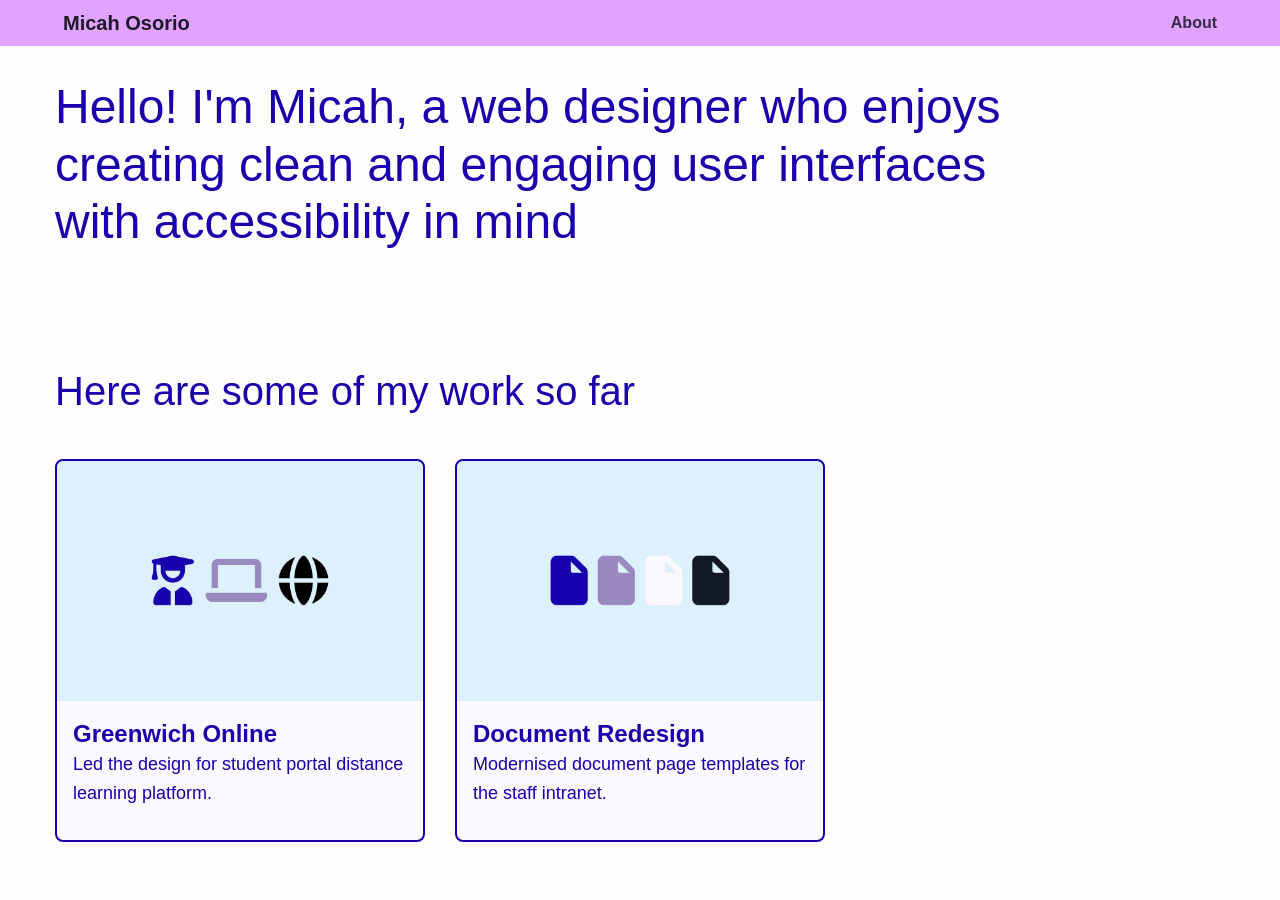
<file: index.html>
<!DOCTYPE html>
<html lang="en">
  <head>
    <meta charset="UTF-8" />
    <meta http-equiv="x-ua-compatible" content="ie=edge" />
    <meta name="viewport" content="width=device-width, initial-scale=1.0" />
    <title>Micah Osorio Portfolio</title>

    <link rel="stylesheet" href="./style.css" />
    
    <!-- Font Awesome icons -->
    <link rel="stylesheet" href="https://cdnjs.cloudflare.com/ajax/libs/font-awesome/6.5.1/css/all.min.css" />

    <!-- Google Fonts -->
    <link rel="preconnect" href="https://fonts.googleapis.com" />
    <link rel="preconnect" href="https://fonts.gstatic.com" crossorigin />
    <link href="https://fonts.googleapis.com/css2?family=Public+Sans:ital,wght@0,300;1,300&display=swap" rel="stylesheet" />
  </head>

<body>
  <!-- Top bar navigation -->
  <header class="main-navigation">
    <div class="grid-container main-navigation">
      <div class="top-bar">
        <div class="top-bar-left">
          <a class="me cell" href="index.html">Micah Osorio</a>
        </div>
        <div class="top-bar-right">
          <ul class="main-menu inline-list">
            <li><a href="about.html">About</a></li>
          </ul>
        </div>
      </div>
    </div>
  </header>

  <article class="grid-container">
    <!-- Intro -->
    <section class="grid-x grid-margin-x page-section">
      <div class="large-10 cell">
        <h1 class="intro">Hello! I'm Micah, a web designer who enjoys creating clean and engaging user interfaces with accessibility in mind</h1>
      </div>
      <div class="profile-image">
        <img href="#">
      </div>
    </section>

    <!-- Projects -->
    <section class="grid-x grid-margin-x project-listing">
      <h2 class="cell home-sub-heading">Here are some of my work so far</h2>

      <div class="large-4 cell">
        <a href="greenwich-online.html" class="media-object project-card">
          <div class="content">
            <img src="card-cover-gro.png" alt="Greenwich Online project cover">
            <div class="card-info">
              <h3>Greenwich Online</h3>
              <p>Led the design for student portal distance learning platform.</p>
            </div>
          </div>
        </a>
      </div>

      <div class="large-4 cell">
        <a href="document-redesign.html" class="media-object project-card">
          <div class="content">
            <img src="card-cover-docs.png" alt="Document Redesign project cover">
            <div class="card-info">
              <h3>Document Redesign</h3>
              <p>Modernised document page templates for the staff intranet.</p>
            </div>
          </div>
        </a>
      </div>
      
<!--
      <div class="large-4 cell">
        <a href="pattern-library.html" class="media-object project-card">
          <div class="content">
            <img src="card-cover-pattern.png" alt="Digital Pattern Library project cover">
            <div class="card-info">
              <h3>Digital Pattern Library</h3>
              <p>Developed a centralised pattern library for internal teams.</p>
            </div>
          </div>
        </a>
      </div> -->
      
    </section>
  </article>
</body>
</html>
</file>
<file: style.css>
/* color palette
   Palette:
   --lilac:      #e0a3ff  (nav)
   --blue:       #1800ad  (headings, borders)
   --ink:        #1e1926  (dark text)
   --plum:       #362b48  (secondary text, hover)
   --blush:      #fef6ff  (light hover text)
   --card-bg:    #fcf8ff  (cards, placeholders)
  --radius:      0.5em;
*/

:root {
  --lilac: #e0a3ff;
  --blue: #1800ad;
  --ink: #1e1926;
  --plum: #362b48;
  --blush: #fef6ff;
  --card-bg: #fcf8ff;
  --radius: 0.5em;
}

/* layout */
.case-study .project-section {
  margin-top: 4em;
}

.case-study h3 {
  color: var(--plum);
  font-weight: 600;
  padding-top: 1em;
}

.case-study p,
.case-study li {
  color: var(--ink);
  line-height: 1.5em;
}

/* hero */
.project-hero {
  margin: 4em 0 0;
}

.project-hero h3 {
  font-weight: 300;
  font-size: 1.5em;
  line-height: 1.3em;
}

/* meta strip */
.project-meta {
  margin: 2em 0 0;
  padding: 1em 0;
  border-top: 2px solid var(--blue);
  border-bottom: 2px solid var(--blue);
}

.project-meta dt {
  color: var(--blue);
  font-weight: 600;
}

.project-meta dd {
  margin: 0 0 0.5em;
  color: var(--ink);
}

/* image placeholders */
.img-placeholder {
  display: flex;
  align-items: center;
  justify-content: center;
  min-height: 16em;
  margin: 1em 0;
  padding: 1em;
  background-color: var(--card-bg);
  border: 2px dashed var(--blue);
  border-radius: var(--radius);
  color: var(--plum);
  text-align: center;
}

.img-placeholder.img-hero {
  min-height: 26em;
}

img {
   background-color: #f5f5f5
}
/* screenshot placeholder */
.case-study .project-section img,
.case-study .project-hero img {
  display: block;
  width: 100%;
  height: auto;
  margin: 1em 0;
  border: 2px solid var(--blue);
  border-radius: var(--radius);
}

/* pull quote / how-might-we */
.case-study blockquote {
  margin: 0;
  padding: 1em;
  background-color: var(--card-bg);
  border-left: 4px solid var(--lilac);
  border-radius: 0 var(--radius) var(--radius) 0;
  color: var(--blue);
  font-style: italic;
  font-weight: 600;
}

/* results metrics */
#results h3 {
  color: var(--blue);
  font-size: 2.5em;
  font-weight: 700;
  margin-bottom: 0;
}

/* buttons */
.case-study .button,
.project-footer .button {
  background-color: var(--blue);
  color: var(--blush);
  border-radius: var(--radius);
  font-weight: 600;
}

.case-study .button:hover,
.project-footer .button:hover {
  background-color: var(--plum);
  color: var(--blush);
}

/* footer */
.project-footer {
  margin: 5em auto 3em;
  padding-top: 2em;
  border-top: 2px solid var(--blue);
}

.next-project {
  color: var(--blue);
  font-size: 1.25em;
  font-weight: 600;
}

.next-project:hover {
  color: var(--plum);
}

/* focus */
.case-study a:focus-visible,
.project-footer a:focus-visible {
  outline: 3px solid var(--lilac);
  outline-offset: 2px;
}

@media (max-width: 640px) {
  .img-placeholder.img-hero {
    min-height: 14em;
  }

  .case-study .project-section {
    margin-top: 3em;
  }
}

/* additional styles */

/* top nav */

.me {
  font-size: 1.25em;
  font-weight: 600;
  color: #1e1926;
}

.me:hover {
  color: #fef6ff;
}

.top-bar, .top-bar ul {
  background: #e0a3ff !important;
}

.top-bar {
  justify-content:space-between;
}

header.main-navigation {
  background: #e0a3ff !important;
}

ul.main-menu.inline-list {
    margin: 0;
}

ul.main-menu {
  list-style: none;
  display:flex;
  flex-direction:row;
  flex-wrap:wrap;
  gap: 1em;
}

.main-menu a {
  color: #362b48;
  font-weight: 600;
}

.main-menu a:hover {
  color: #fef6ff;
}
/* header */

.grid-container h1 {
  color: #1800ad;
}

.grid-container h2 {
  color: #1800ad;
}

.grid-container p {
  font-size: 1.125em !important;
}

.grid-container dd {
  font-size: 1.125em !important;
}

.intro {
  line-height: 1.2em;
}

/* intro-section */

.intro-section {
  margin: 4em 0;
}
.profile-image img{
  ratio: 1:1;
  width: 18em;
  height: auto;
}
/* cards */

.card-info {
  padding: 1em;
}

.card-info h3 {
  font-weight: bold;
  font-size: 1.5em;
  margin-bottom: 0px !important;
}

.project-listing .project-card {
  display: flex;
  flex: 1;
  width: 100%;
  margin-top: 2em;  
}

.project-card {
  display: flex;
  flex-direction: column;
  background-color: #fcf8ff;
  color: #1800ad;
  border-radius: 0.5em;
  border: 2px solid #1800ad;
}

.project-card:hover{
  color: #362b48;
  opacity: 75%;
}

.project-card img {
  width: 100%;
  height: 15em;
  object-fit: cover;
  display: block;
  border-radius: 0.5em 0.5em 0 0;
  aspect-ratio: 1 / 2;
}

/* pages.css: About and Contact. Loads after style.css. */

/* layout */
.page-intro {
  margin: 4em 0 0;
}

.page-intro h3 {
  color: var(--plum);
  font-weight: 300;
  font-size: 1.5em;
  line-height: 1.3em;
}

.page-content p,
.page-content li {
  color: var(--ink);
  line-height: 1.5em;
}

.page-content h3 {
  color: var(--plum);
  font-weight: 600;
}

.page-section .sub-heading {
  margin-bottom: 1em;
}

.page-section {
   margin-top: 2em;
}

h2.cell.home-sub-heading {
   margin-top: 2em;
}

/* info cards */
.info-card {
  padding: 1em;
  background-color: var(--card-bg);
  border: 2px solid var(--blue);
  border-radius: var(--radius);
}

.info-card h3 {
  color: var(--blue);
  margin-bottom: 0.25em;
}

/* tools */
.tag-list {
  display: flex;
  flex-wrap: wrap;
  gap: 0.75em;
  margin: 0;
  list-style: none;
}

.tag-list li {
  padding: 0.4em 1em;
  background-color: var(--card-bg);
  border: 2px solid var(--blue);
  border-radius: 2em;
  color: var(--blue);
  font-weight: 600;
}

/* experience timeline */
.timeline-item {
  padding-left: 1em;
  margin-bottom: 2em;
  border-left: 4px solid var(--lilac);
}

.timeline-item h3 {
  margin-bottom: 0;
}

.timeline-date {
  margin: 0 0 0.5em;
  color: var(--blue);
  font-weight: 600;
}

/* CTA */
.page-cta {
  margin-bottom: 4em;
  padding-top: 2em;
  border-top: 2px solid var(--blue);
}

/* contact details */
.contact-list {
  margin: 0;
  list-style: none;
}

/* contact ctas */
.contact-cta {
  margin-top: 2em;
}

.contact-list li {
  display: flex;
  align-items: center;
  gap: 0.75em;
  margin-bottom: 1em;
}

.contact-list i {
  width: 1.5em;
  color: var(--blue);
  font-size: 1.25em;
  text-align: center;
}

.contact-list a {
  color: var(--blue);
  font-weight: 600;
}

.contact-list a:hover {
  color: var(--plum);
}

/* form */
.contact-form label {
  color: var(--blue);
  font-weight: 600;
}

.contact-form input,
.contact-form textarea {
  width: 100%;
  margin-bottom: 1em;
  padding: 0.75em;
  background-color: var(--card-bg);
  border: 2px solid var(--blue);
  border-radius: var(--radius);
  color: var(--ink);
  font-family: inherit;
}

.contact-form input:focus,
.contact-form textarea:focus {
  outline: 3px solid var(--lilac);
  outline-offset: 2px;
}

/* buttons */
.page-content .button {
  background-color: var(--blue);
  color: var(--blush);
  border-radius: var(--radius);
  font-weight: 600;
}

.page-content .button:hover {
  background-color: var(--plum);
  color: var(--blush);
}

.page-content a:focus-visible {
  outline: 3px solid var(--lilac);
  outline-offset: 2px;
}


@charset "UTF-8";
/**
 * Foundation for Sites
 * Version 6.9.0
 * https://get.foundation
 * Licensed under MIT Open Source
 */
@media print, screen and (min-width: 40em) {
  .reveal.large, .reveal.small, .reveal.tiny, .reveal {
    right: auto;
    left: auto;
    margin: 0 auto;
  }
}
/*! normalize.css v8.0.0 | MIT License | github.com/necolas/normalize.css */
html {
  line-height: 1.15;
  -webkit-text-size-adjust: 100%;
}

body {
  margin: 0;
}

h1 {
  font-size: 2em;
  margin: 0.67em 0;
}

hr {
  -webkit-box-sizing: content-box;
          box-sizing: content-box;
  height: 0;
  overflow: visible;
}

pre {
  font-family: monospace, monospace;
  font-size: 1em;
}

a {
  background-color: transparent;
}

abbr[title] {
  border-bottom: 0;
  -webkit-text-decoration: underline dotted;
          text-decoration: underline dotted;
}

b,
strong {
  font-weight: bolder;
}

code,
kbd,
samp {
  font-family: monospace, monospace;
  font-size: 1em;
}

small {
  font-size: 80%;
}

sub,
sup {
  font-size: 75%;
  line-height: 0;
  position: relative;
  vertical-align: baseline;
}

sub {
  bottom: -0.25em;
}

sup {
  top: -0.5em;
}

img {
  border-style: none;
}

button,
input,
optgroup,
select,
textarea {
  font-family: inherit;
  font-size: 100%;
  line-height: 1.15;
  margin: 0;
}

button,
input {
  overflow: visible;
}

button,
select {
  text-transform: none;
}

button,
[type=button],
[type=reset],
[type=submit] {
  -webkit-appearance: button;
}

button::-moz-focus-inner,
[type=button]::-moz-focus-inner,
[type=reset]::-moz-focus-inner,
[type=submit]::-moz-focus-inner {
  border-style: none;
  padding: 0;
}

button:-moz-focusring,
[type=button]:-moz-focusring,
[type=reset]:-moz-focusring,
[type=submit]:-moz-focusring {
  outline: 1px dotted ButtonText;
}

fieldset {
  padding: 0.35em 0.75em 0.625em;
}

legend {
  -webkit-box-sizing: border-box;
          box-sizing: border-box;
  color: inherit;
  display: table;
  max-width: 100%;
  padding: 0;
  white-space: normal;
}

progress {
  vertical-align: baseline;
}

textarea {
  overflow: auto;
}

[type=checkbox],
[type=radio] {
  -webkit-box-sizing: border-box;
          box-sizing: border-box;
  padding: 0;
}

[type=number]::-webkit-inner-spin-button,
[type=number]::-webkit-outer-spin-button {
  height: auto;
}

[type=search] {
  -webkit-appearance: textfield;
  outline-offset: -2px;
}

[type=search]::-webkit-search-decoration {
  -webkit-appearance: none;
}

::-webkit-file-upload-button {
  -webkit-appearance: button;
  font: inherit;
}

details {
  display: block;
}

summary {
  display: list-item;
}

template {
  display: none;
}

[hidden] {
  display: none;
}

[data-whatintent=mouse] *, [data-whatintent=mouse] *:focus,
[data-whatintent=touch] *,
[data-whatintent=touch] *:focus,
[data-whatinput=mouse] *,
[data-whatinput=mouse] *:focus,
[data-whatinput=touch] *,
[data-whatinput=touch] *:focus {
  outline: none;
}

[draggable=false] {
  -webkit-touch-callout: none;
  -webkit-user-select: none;
}

.foundation-mq {
  font-family: "small=0em&medium=40em&large=64em&xlarge=75em&xxlarge=90em";
}

html {
  -webkit-box-sizing: border-box;
          box-sizing: border-box;
  font-size: 100%;
}

*,
*::before,
*::after {
  -webkit-box-sizing: inherit;
          box-sizing: inherit;
}

body {
  margin: 0;
  padding: 0;
  background: #fefefe;
  font-family: "Helvetica Neue", Helvetica, Roboto, Arial, sans-serif;
  font-weight: normal;
  line-height: 1.5;
  color: #0a0a0a;
  -webkit-font-smoothing: antialiased;
  -moz-osx-font-smoothing: grayscale;
}

img {
  display: inline-block;
  vertical-align: middle;
  max-width: 100%;
  height: auto;
  -ms-interpolation-mode: bicubic;
}

textarea {
  height: auto;
  min-height: 50px;
  border-radius: 0;
}

select {
  -webkit-box-sizing: border-box;
          box-sizing: border-box;
  width: 100%;
  border-radius: 0;
}

.map_canvas img,
.map_canvas embed,
.map_canvas object,
.mqa-display img,
.mqa-display embed,
.mqa-display object {
  max-width: none !important;
}

button {
  padding: 0;
  -webkit-appearance: none;
     -moz-appearance: none;
          appearance: none;
  border: 0;
  border-radius: 0;
  background: transparent;
  line-height: 1;
  cursor: auto;
}
[data-whatinput=mouse] button {
  outline: 0;
}

pre {
  overflow: auto;
  -webkit-overflow-scrolling: touch;
}

button,
input,
optgroup,
select,
textarea {
  font-family: inherit;
}

.is-visible {
  display: block !important;
}

.is-hidden {
  display: none !important;
}

.grid-container {
  max-width: 75rem;
  margin-left: auto;
  margin-right: auto;
  padding-right: 0.625rem;
  padding-left: 0.625rem;
}
@media print, screen and (min-width: 40em) {
  .grid-container {
    padding-right: 0.9375rem;
    padding-left: 0.9375rem;
  }
}
.grid-container.fluid {
  max-width: 100%;
  margin-left: auto;
  margin-right: auto;
  padding-right: 0.625rem;
  padding-left: 0.625rem;
}
@media print, screen and (min-width: 40em) {
  .grid-container.fluid {
    padding-right: 0.9375rem;
    padding-left: 0.9375rem;
  }
}
.grid-container.full {
  max-width: 100%;
  margin-left: auto;
  margin-right: auto;
  padding-right: 0;
  padding-left: 0;
}

.grid-x {
  display: -webkit-box;
  display: -ms-flexbox;
  display: flex;
  -webkit-box-orient: horizontal;
  -webkit-box-direction: normal;
      -ms-flex-flow: row wrap;
          flex-flow: row wrap;
}

.cell {
  -webkit-box-flex: 0;
      -ms-flex: 0 0 auto;
          flex: 0 0 auto;
  min-height: 0;
  min-width: 0;
  width: 100%;
}
.cell.auto {
  -webkit-box-flex: 1;
      -ms-flex: 1 1 0px;
          flex: 1 1 0;
}
.cell.shrink {
  -webkit-box-flex: 0;
      -ms-flex: 0 0 auto;
          flex: 0 0 auto;
}

.grid-x > .auto {
  width: auto;
}
.grid-x > .shrink {
  width: auto;
}

.grid-x > .small-shrink, .grid-x > .small-full, .grid-x > .small-1, .grid-x > .small-2, .grid-x > .small-3, .grid-x > .small-4, .grid-x > .small-5, .grid-x > .small-6, .grid-x > .small-7, .grid-x > .small-8, .grid-x > .small-9, .grid-x > .small-10, .grid-x > .small-11, .grid-x > .small-12 {
  -ms-flex-preferred-size: auto;
      flex-basis: auto;
}

@media print, screen and (min-width: 40em) {
  .grid-x > .medium-shrink, .grid-x > .medium-full, .grid-x > .medium-1, .grid-x > .medium-2, .grid-x > .medium-3, .grid-x > .medium-4, .grid-x > .medium-5, .grid-x > .medium-6, .grid-x > .medium-7, .grid-x > .medium-8, .grid-x > .medium-9, .grid-x > .medium-10, .grid-x > .medium-11, .grid-x > .medium-12 {
    -ms-flex-preferred-size: auto;
        flex-basis: auto;
  }
}
@media print, screen and (min-width: 64em) {
  .grid-x > .large-shrink, .grid-x > .large-full, .grid-x > .large-1, .grid-x > .large-2, .grid-x > .large-3, .grid-x > .large-4, .grid-x > .large-5, .grid-x > .large-6, .grid-x > .large-7, .grid-x > .large-8, .grid-x > .large-9, .grid-x > .large-10, .grid-x > .large-11, .grid-x > .large-12 {
    -ms-flex-preferred-size: auto;
        flex-basis: auto;
  }
}
.grid-x > .small-12, .grid-x > .small-11, .grid-x > .small-10, .grid-x > .small-9, .grid-x > .small-8, .grid-x > .small-7, .grid-x > .small-6, .grid-x > .small-5, .grid-x > .small-4, .grid-x > .small-3, .grid-x > .small-2, .grid-x > .small-1 {
  -webkit-box-flex: 0;
      -ms-flex: 0 0 auto;
          flex: 0 0 auto;
}

.grid-x > .small-1 {
  width: 8.3333333333%;
}

.grid-x > .small-2 {
  width: 16.6666666667%;
}

.grid-x > .small-3 {
  width: 25%;
}

.grid-x > .small-4 {
  width: 33.3333333333%;
}

.grid-x > .small-5 {
  width: 41.6666666667%;
}

.grid-x > .small-6 {
  width: 50%;
}

.grid-x > .small-7 {
  width: 58.3333333333%;
}

.grid-x > .small-8 {
  width: 66.6666666667%;
}

.grid-x > .small-9 {
  width: 75%;
}

.grid-x > .small-10 {
  width: 83.3333333333%;
}

.grid-x > .small-11 {
  width: 91.6666666667%;
}

.grid-x > .small-12 {
  width: 100%;
}

@media print, screen and (min-width: 40em) {
  .grid-x > .medium-auto {
    -webkit-box-flex: 1;
        -ms-flex: 1 1 0px;
            flex: 1 1 0;
    width: auto;
  }
  .grid-x > .medium-12, .grid-x > .medium-11, .grid-x > .medium-10, .grid-x > .medium-9, .grid-x > .medium-8, .grid-x > .medium-7, .grid-x > .medium-6, .grid-x > .medium-5, .grid-x > .medium-4, .grid-x > .medium-3, .grid-x > .medium-2, .grid-x > .medium-1, .grid-x > .medium-shrink {
    -webkit-box-flex: 0;
        -ms-flex: 0 0 auto;
            flex: 0 0 auto;
  }
  .grid-x > .medium-shrink {
    width: auto;
  }
  .grid-x > .medium-1 {
    width: 8.3333333333%;
  }
  .grid-x > .medium-2 {
    width: 16.6666666667%;
  }
  .grid-x > .medium-3 {
    width: 25%;
  }
  .grid-x > .medium-4 {
    width: 33.3333333333%;
  }
  .grid-x > .medium-5 {
    width: 41.6666666667%;
  }
  .grid-x > .medium-6 {
    width: 50%;
  }
  .grid-x > .medium-7 {
    width: 58.3333333333%;
  }
  .grid-x > .medium-8 {
    width: 66.6666666667%;
  }
  .grid-x > .medium-9 {
    width: 75%;
  }
  .grid-x > .medium-10 {
    width: 83.3333333333%;
  }
  .grid-x > .medium-11 {
    width: 91.6666666667%;
  }
  .grid-x > .medium-12 {
    width: 100%;
  }
}
@media print, screen and (min-width: 64em) {
  .grid-x > .large-auto {
    -webkit-box-flex: 1;
        -ms-flex: 1 1 0px;
            flex: 1 1 0;
    width: auto;
  }
  .grid-x > .large-12, .grid-x > .large-11, .grid-x > .large-10, .grid-x > .large-9, .grid-x > .large-8, .grid-x > .large-7, .grid-x > .large-6, .grid-x > .large-5, .grid-x > .large-4, .grid-x > .large-3, .grid-x > .large-2, .grid-x > .large-1, .grid-x > .large-shrink {
    -webkit-box-flex: 0;
        -ms-flex: 0 0 auto;
            flex: 0 0 auto;
  }
  .grid-x > .large-shrink {
    width: auto;
  }
  .grid-x > .large-1 {
    width: 8.3333333333%;
  }
  .grid-x > .large-2 {
    width: 16.6666666667%;
  }
  .grid-x > .large-3 {
    width: 25%;
  }
  .grid-x > .large-4 {
    width: 33.3333333333%;
  }
  .grid-x > .large-5 {
    width: 41.6666666667%;
  }
  .grid-x > .large-6 {
    width: 50%;
  }
  .grid-x > .large-7 {
    width: 58.3333333333%;
  }
  .grid-x > .large-8 {
    width: 66.6666666667%;
  }
  .grid-x > .large-9 {
    width: 75%;
  }
  .grid-x > .large-10 {
    width: 83.3333333333%;
  }
  .grid-x > .large-11 {
    width: 91.6666666667%;
  }
  .grid-x > .large-12 {
    width: 100%;
  }
}
.grid-margin-x:not(.grid-x) > .cell {
  width: auto;
}

.grid-margin-y:not(.grid-y) > .cell {
  height: auto;
}

.grid-margin-x {
  margin-left: -0.625rem;
  margin-right: -0.625rem;
}
@media print, screen and (min-width: 40em) {
  .grid-margin-x {
    margin-left: -0.9375rem;
    margin-right: -0.9375rem;
  }
}
.grid-margin-x > .cell {
  width: calc(100% - 1.25rem);
  margin-left: 0.625rem;
  margin-right: 0.625rem;
}
@media print, screen and (min-width: 40em) {
  .grid-margin-x > .cell {
    width: calc(100% - 1.875rem);
    margin-left: 0.9375rem;
    margin-right: 0.9375rem;
  }
}
.grid-margin-x > .auto {
  width: auto;
}
.grid-margin-x > .shrink {
  width: auto;
}
.grid-margin-x > .small-1 {
  width: calc(8.3333333333% - 1.25rem);
}
.grid-margin-x > .small-2 {
  width: calc(16.6666666667% - 1.25rem);
}
.grid-margin-x > .small-3 {
  width: calc(25% - 1.25rem);
}
.grid-margin-x > .small-4 {
  width: calc(33.3333333333% - 1.25rem);
}
.grid-margin-x > .small-5 {
  width: calc(41.6666666667% - 1.25rem);
}
.grid-margin-x > .small-6 {
  width: calc(50% - 1.25rem);
}
.grid-margin-x > .small-7 {
  width: calc(58.3333333333% - 1.25rem);
}
.grid-margin-x > .small-8 {
  width: calc(66.6666666667% - 1.25rem);
}
.grid-margin-x > .small-9 {
  width: calc(75% - 1.25rem);
}
.grid-margin-x > .small-10 {
  width: calc(83.3333333333% - 1.25rem);
}
.grid-margin-x > .small-11 {
  width: calc(91.6666666667% - 1.25rem);
}
.grid-margin-x > .small-12 {
  width: calc(100% - 1.25rem);
}
@media print, screen and (min-width: 40em) {
  .grid-margin-x > .auto {
    width: auto;
  }
  .grid-margin-x > .shrink {
    width: auto;
  }
  .grid-margin-x > .small-1 {
    width: calc(8.3333333333% - 1.875rem);
  }
  .grid-margin-x > .small-2 {
    width: calc(16.6666666667% - 1.875rem);
  }
  .grid-margin-x > .small-3 {
    width: calc(25% - 1.875rem);
  }
  .grid-margin-x > .small-4 {
    width: calc(33.3333333333% - 1.875rem);
  }
  .grid-margin-x > .small-5 {
    width: calc(41.6666666667% - 1.875rem);
  }
  .grid-margin-x > .small-6 {
    width: calc(50% - 1.875rem);
  }
  .grid-margin-x > .small-7 {
    width: calc(58.3333333333% - 1.875rem);
  }
  .grid-margin-x > .small-8 {
    width: calc(66.6666666667% - 1.875rem);
  }
  .grid-margin-x > .small-9 {
    width: calc(75% - 1.875rem);
  }
  .grid-margin-x > .small-10 {
    width: calc(83.3333333333% - 1.875rem);
  }
  .grid-margin-x > .small-11 {
    width: calc(91.6666666667% - 1.875rem);
  }
  .grid-margin-x > .small-12 {
    width: calc(100% - 1.875rem);
  }
  .grid-margin-x > .medium-auto {
    width: auto;
  }
  .grid-margin-x > .medium-shrink {
    width: auto;
  }
  .grid-margin-x > .medium-1 {
    width: calc(8.3333333333% - 1.875rem);
  }
  .grid-margin-x > .medium-2 {
    width: calc(16.6666666667% - 1.875rem);
  }
  .grid-margin-x > .medium-3 {
    width: calc(25% - 1.875rem);
  }
  .grid-margin-x > .medium-4 {
    width: calc(33.3333333333% - 1.875rem);
  }
  .grid-margin-x > .medium-5 {
    width: calc(41.6666666667% - 1.875rem);
  }
  .grid-margin-x > .medium-6 {
    width: calc(50% - 1.875rem);
  }
  .grid-margin-x > .medium-7 {
    width: calc(58.3333333333% - 1.875rem);
  }
  .grid-margin-x > .medium-8 {
    width: calc(66.6666666667% - 1.875rem);
  }
  .grid-margin-x > .medium-9 {
    width: calc(75% - 1.875rem);
  }
  .grid-margin-x > .medium-10 {
    width: calc(83.3333333333% - 1.875rem);
  }
  .grid-margin-x > .medium-11 {
    width: calc(91.6666666667% - 1.875rem);
  }
  .grid-margin-x > .medium-12 {
    width: calc(100% - 1.875rem);
  }
}
@media print, screen and (min-width: 64em) {
  .grid-margin-x > .large-auto {
    width: auto;
  }
  .grid-margin-x > .large-shrink {
    width: auto;
  }
  .grid-margin-x > .large-1 {
    width: calc(8.3333333333% - 1.875rem);
  }
  .grid-margin-x > .large-2 {
    width: calc(16.6666666667% - 1.875rem);
  }
  .grid-margin-x > .large-3 {
    width: calc(25% - 1.875rem);
  }
  .grid-margin-x > .large-4 {
    width: calc(33.3333333333% - 1.875rem);
  }
  .grid-margin-x > .large-5 {
    width: calc(41.6666666667% - 1.875rem);
  }
  .grid-margin-x > .large-6 {
    width: calc(50% - 1.875rem);
  }
  .grid-margin-x > .large-7 {
    width: calc(58.3333333333% - 1.875rem);
  }
  .grid-margin-x > .large-8 {
    width: calc(66.6666666667% - 1.875rem);
  }
  .grid-margin-x > .large-9 {
    width: calc(75% - 1.875rem);
  }
  .grid-margin-x > .large-10 {
    width: calc(83.3333333333% - 1.875rem);
  }
  .grid-margin-x > .large-11 {
    width: calc(91.6666666667% - 1.875rem);
  }
  .grid-margin-x > .large-12 {
    width: calc(100% - 1.875rem);
  }
}

.grid-padding-x .grid-padding-x {
  margin-right: -0.625rem;
  margin-left: -0.625rem;
}
@media print, screen and (min-width: 40em) {
  .grid-padding-x .grid-padding-x {
    margin-right: -0.9375rem;
    margin-left: -0.9375rem;
  }
}
.grid-container:not(.full) > .grid-padding-x {
  margin-right: -0.625rem;
  margin-left: -0.625rem;
}
@media print, screen and (min-width: 40em) {
  .grid-container:not(.full) > .grid-padding-x {
    margin-right: -0.9375rem;
    margin-left: -0.9375rem;
  }
}
.grid-padding-x > .cell {
  padding-right: 0.625rem;
  padding-left: 0.625rem;
}
@media print, screen and (min-width: 40em) {
  .grid-padding-x > .cell {
    padding-right: 0.9375rem;
    padding-left: 0.9375rem;
  }
}

.small-up-1 > .cell {
  width: 100%;
}

.small-up-2 > .cell {
  width: 50%;
}

.small-up-3 > .cell {
  width: 33.3333333333%;
}

.small-up-4 > .cell {
  width: 25%;
}

.small-up-5 > .cell {
  width: 20%;
}

.small-up-6 > .cell {
  width: 16.6666666667%;
}

.small-up-7 > .cell {
  width: 14.2857142857%;
}

.small-up-8 > .cell {
  width: 12.5%;
}

@media print, screen and (min-width: 40em) {
  .medium-up-1 > .cell {
    width: 100%;
  }
  .medium-up-2 > .cell {
    width: 50%;
  }
  .medium-up-3 > .cell {
    width: 33.3333333333%;
  }
  .medium-up-4 > .cell {
    width: 25%;
  }
  .medium-up-5 > .cell {
    width: 20%;
  }
  .medium-up-6 > .cell {
    width: 16.6666666667%;
  }
  .medium-up-7 > .cell {
    width: 14.2857142857%;
  }
  .medium-up-8 > .cell {
    width: 12.5%;
  }
}
@media print, screen and (min-width: 64em) {
  .large-up-1 > .cell {
    width: 100%;
  }
  .large-up-2 > .cell {
    width: 50%;
  }
  .large-up-3 > .cell {
    width: 33.3333333333%;
  }
  .large-up-4 > .cell {
    width: 25%;
  }
  .large-up-5 > .cell {
    width: 20%;
  }
  .large-up-6 > .cell {
    width: 16.6666666667%;
  }
  .large-up-7 > .cell {
    width: 14.2857142857%;
  }
  .large-up-8 > .cell {
    width: 12.5%;
  }
}
.grid-margin-x.small-up-1 > .cell {
  width: calc(100% - 1.25rem);
}

.grid-margin-x.small-up-2 > .cell {
  width: calc(50% - 1.25rem);
}

.grid-margin-x.small-up-3 > .cell {
  width: calc(33.3333333333% - 1.25rem);
}

.grid-margin-x.small-up-4 > .cell {
  width: calc(25% - 1.25rem);
}

.grid-margin-x.small-up-5 > .cell {
  width: calc(20% - 1.25rem);
}

.grid-margin-x.small-up-6 > .cell {
  width: calc(16.6666666667% - 1.25rem);
}

.grid-margin-x.small-up-7 > .cell {
  width: calc(14.2857142857% - 1.25rem);
}

.grid-margin-x.small-up-8 > .cell {
  width: calc(12.5% - 1.25rem);
}

@media print, screen and (min-width: 40em) {
  .grid-margin-x.small-up-1 > .cell {
    width: calc(100% - 1.875rem);
  }
  .grid-margin-x.small-up-2 > .cell {
    width: calc(50% - 1.875rem);
  }
  .grid-margin-x.small-up-3 > .cell {
    width: calc(33.3333333333% - 1.875rem);
  }
  .grid-margin-x.small-up-4 > .cell {
    width: calc(25% - 1.875rem);
  }
  .grid-margin-x.small-up-5 > .cell {
    width: calc(20% - 1.875rem);
  }
  .grid-margin-x.small-up-6 > .cell {
    width: calc(16.6666666667% - 1.875rem);
  }
  .grid-margin-x.small-up-7 > .cell {
    width: calc(14.2857142857% - 1.875rem);
  }
  .grid-margin-x.small-up-8 > .cell {
    width: calc(12.5% - 1.875rem);
  }
  .grid-margin-x.medium-up-1 > .cell {
    width: calc(100% - 1.875rem);
  }
  .grid-margin-x.medium-up-2 > .cell {
    width: calc(50% - 1.875rem);
  }
  .grid-margin-x.medium-up-3 > .cell {
    width: calc(33.3333333333% - 1.875rem);
  }
  .grid-margin-x.medium-up-4 > .cell {
    width: calc(25% - 1.875rem);
  }
  .grid-margin-x.medium-up-5 > .cell {
    width: calc(20% - 1.875rem);
  }
  .grid-margin-x.medium-up-6 > .cell {
    width: calc(16.6666666667% - 1.875rem);
  }
  .grid-margin-x.medium-up-7 > .cell {
    width: calc(14.2857142857% - 1.875rem);
  }
  .grid-margin-x.medium-up-8 > .cell {
    width: calc(12.5% - 1.875rem);
  }
}
@media print, screen and (min-width: 64em) {
  .grid-margin-x.large-up-1 > .cell {
    width: calc(100% - 1.875rem);
  }
  .grid-margin-x.large-up-2 > .cell {
    width: calc(50% - 1.875rem);
  }
  .grid-margin-x.large-up-3 > .cell {
    width: calc(33.3333333333% - 1.875rem);
  }
  .grid-margin-x.large-up-4 > .cell {
    width: calc(25% - 1.875rem);
  }
  .grid-margin-x.large-up-5 > .cell {
    width: calc(20% - 1.875rem);
  }
  .grid-margin-x.large-up-6 > .cell {
    width: calc(16.6666666667% - 1.875rem);
  }
  .grid-margin-x.large-up-7 > .cell {
    width: calc(14.2857142857% - 1.875rem);
  }
  .grid-margin-x.large-up-8 > .cell {
    width: calc(12.5% - 1.875rem);
  }
}
.small-margin-collapse {
  margin-right: 0;
  margin-left: 0;
}
.small-margin-collapse > .cell {
  margin-right: 0;
  margin-left: 0;
}
.small-margin-collapse > .small-1 {
  width: 8.3333333333%;
}
.small-margin-collapse > .small-2 {
  width: 16.6666666667%;
}
.small-margin-collapse > .small-3 {
  width: 25%;
}
.small-margin-collapse > .small-4 {
  width: 33.3333333333%;
}
.small-margin-collapse > .small-5 {
  width: 41.6666666667%;
}
.small-margin-collapse > .small-6 {
  width: 50%;
}
.small-margin-collapse > .small-7 {
  width: 58.3333333333%;
}
.small-margin-collapse > .small-8 {
  width: 66.6666666667%;
}
.small-margin-collapse > .small-9 {
  width: 75%;
}
.small-margin-collapse > .small-10 {
  width: 83.3333333333%;
}
.small-margin-collapse > .small-11 {
  width: 91.6666666667%;
}
.small-margin-collapse > .small-12 {
  width: 100%;
}
@media print, screen and (min-width: 40em) {
  .small-margin-collapse > .medium-1 {
    width: 8.3333333333%;
  }
  .small-margin-collapse > .medium-2 {
    width: 16.6666666667%;
  }
  .small-margin-collapse > .medium-3 {
    width: 25%;
  }
  .small-margin-collapse > .medium-4 {
    width: 33.3333333333%;
  }
  .small-margin-collapse > .medium-5 {
    width: 41.6666666667%;
  }
  .small-margin-collapse > .medium-6 {
    width: 50%;
  }
  .small-margin-collapse > .medium-7 {
    width: 58.3333333333%;
  }
  .small-margin-collapse > .medium-8 {
    width: 66.6666666667%;
  }
  .small-margin-collapse > .medium-9 {
    width: 75%;
  }
  .small-margin-collapse > .medium-10 {
    width: 83.3333333333%;
  }
  .small-margin-collapse > .medium-11 {
    width: 91.6666666667%;
  }
  .small-margin-collapse > .medium-12 {
    width: 100%;
  }
}
@media print, screen and (min-width: 64em) {
  .small-margin-collapse > .large-1 {
    width: 8.3333333333%;
  }
  .small-margin-collapse > .large-2 {
    width: 16.6666666667%;
  }
  .small-margin-collapse > .large-3 {
    width: 25%;
  }
  .small-margin-collapse > .large-4 {
    width: 33.3333333333%;
  }
  .small-margin-collapse > .large-5 {
    width: 41.6666666667%;
  }
  .small-margin-collapse > .large-6 {
    width: 50%;
  }
  .small-margin-collapse > .large-7 {
    width: 58.3333333333%;
  }
  .small-margin-collapse > .large-8 {
    width: 66.6666666667%;
  }
  .small-margin-collapse > .large-9 {
    width: 75%;
  }
  .small-margin-collapse > .large-10 {
    width: 83.3333333333%;
  }
  .small-margin-collapse > .large-11 {
    width: 91.6666666667%;
  }
  .small-margin-collapse > .large-12 {
    width: 100%;
  }
}

.small-padding-collapse {
  margin-right: 0;
  margin-left: 0;
}
.small-padding-collapse > .cell {
  padding-right: 0;
  padding-left: 0;
}

@media print, screen and (min-width: 40em) {
  .medium-margin-collapse {
    margin-right: 0;
    margin-left: 0;
  }
  .medium-margin-collapse > .cell {
    margin-right: 0;
    margin-left: 0;
  }
}
@media print, screen and (min-width: 40em) {
  .medium-margin-collapse > .small-1 {
    width: 8.3333333333%;
  }
  .medium-margin-collapse > .small-2 {
    width: 16.6666666667%;
  }
  .medium-margin-collapse > .small-3 {
    width: 25%;
  }
  .medium-margin-collapse > .small-4 {
    width: 33.3333333333%;
  }
  .medium-margin-collapse > .small-5 {
    width: 41.6666666667%;
  }
  .medium-margin-collapse > .small-6 {
    width: 50%;
  }
  .medium-margin-collapse > .small-7 {
    width: 58.3333333333%;
  }
  .medium-margin-collapse > .small-8 {
    width: 66.6666666667%;
  }
  .medium-margin-collapse > .small-9 {
    width: 75%;
  }
  .medium-margin-collapse > .small-10 {
    width: 83.3333333333%;
  }
  .medium-margin-collapse > .small-11 {
    width: 91.6666666667%;
  }
  .medium-margin-collapse > .small-12 {
    width: 100%;
  }
}
@media print, screen and (min-width: 40em) {
  .medium-margin-collapse > .medium-1 {
    width: 8.3333333333%;
  }
  .medium-margin-collapse > .medium-2 {
    width: 16.6666666667%;
  }
  .medium-margin-collapse > .medium-3 {
    width: 25%;
  }
  .medium-margin-collapse > .medium-4 {
    width: 33.3333333333%;
  }
  .medium-margin-collapse > .medium-5 {
    width: 41.6666666667%;
  }
  .medium-margin-collapse > .medium-6 {
    width: 50%;
  }
  .medium-margin-collapse > .medium-7 {
    width: 58.3333333333%;
  }
  .medium-margin-collapse > .medium-8 {
    width: 66.6666666667%;
  }
  .medium-margin-collapse > .medium-9 {
    width: 75%;
  }
  .medium-margin-collapse > .medium-10 {
    width: 83.3333333333%;
  }
  .medium-margin-collapse > .medium-11 {
    width: 91.6666666667%;
  }
  .medium-margin-collapse > .medium-12 {
    width: 100%;
  }
}
@media print, screen and (min-width: 64em) {
  .medium-margin-collapse > .large-1 {
    width: 8.3333333333%;
  }
  .medium-margin-collapse > .large-2 {
    width: 16.6666666667%;
  }
  .medium-margin-collapse > .large-3 {
    width: 25%;
  }
  .medium-margin-collapse > .large-4 {
    width: 33.3333333333%;
  }
  .medium-margin-collapse > .large-5 {
    width: 41.6666666667%;
  }
  .medium-margin-collapse > .large-6 {
    width: 50%;
  }
  .medium-margin-collapse > .large-7 {
    width: 58.3333333333%;
  }
  .medium-margin-collapse > .large-8 {
    width: 66.6666666667%;
  }
  .medium-margin-collapse > .large-9 {
    width: 75%;
  }
  .medium-margin-collapse > .large-10 {
    width: 83.3333333333%;
  }
  .medium-margin-collapse > .large-11 {
    width: 91.6666666667%;
  }
  .medium-margin-collapse > .large-12 {
    width: 100%;
  }
}

@media print, screen and (min-width: 40em) {
  .medium-padding-collapse {
    margin-right: 0;
    margin-left: 0;
  }
  .medium-padding-collapse > .cell {
    padding-right: 0;
    padding-left: 0;
  }
}

@media print, screen and (min-width: 64em) {
  .large-margin-collapse {
    margin-right: 0;
    margin-left: 0;
  }
  .large-margin-collapse > .cell {
    margin-right: 0;
    margin-left: 0;
  }
}
@media print, screen and (min-width: 64em) {
  .large-margin-collapse > .small-1 {
    width: 8.3333333333%;
  }
  .large-margin-collapse > .small-2 {
    width: 16.6666666667%;
  }
  .large-margin-collapse > .small-3 {
    width: 25%;
  }
  .large-margin-collapse > .small-4 {
    width: 33.3333333333%;
  }
  .large-margin-collapse > .small-5 {
    width: 41.6666666667%;
  }
  .large-margin-collapse > .small-6 {
    width: 50%;
  }
  .large-margin-collapse > .small-7 {
    width: 58.3333333333%;
  }
  .large-margin-collapse > .small-8 {
    width: 66.6666666667%;
  }
  .large-margin-collapse > .small-9 {
    width: 75%;
  }
  .large-margin-collapse > .small-10 {
    width: 83.3333333333%;
  }
  .large-margin-collapse > .small-11 {
    width: 91.6666666667%;
  }
  .large-margin-collapse > .small-12 {
    width: 100%;
  }
}
@media print, screen and (min-width: 64em) {
  .large-margin-collapse > .medium-1 {
    width: 8.3333333333%;
  }
  .large-margin-collapse > .medium-2 {
    width: 16.6666666667%;
  }
  .large-margin-collapse > .medium-3 {
    width: 25%;
  }
  .large-margin-collapse > .medium-4 {
    width: 33.3333333333%;
  }
  .large-margin-collapse > .medium-5 {
    width: 41.6666666667%;
  }
  .large-margin-collapse > .medium-6 {
    width: 50%;
  }
  .large-margin-collapse > .medium-7 {
    width: 58.3333333333%;
  }
  .large-margin-collapse > .medium-8 {
    width: 66.6666666667%;
  }
  .large-margin-collapse > .medium-9 {
    width: 75%;
  }
  .large-margin-collapse > .medium-10 {
    width: 83.3333333333%;
  }
  .large-margin-collapse > .medium-11 {
    width: 91.6666666667%;
  }
  .large-margin-collapse > .medium-12 {
    width: 100%;
  }
}
@media print, screen and (min-width: 64em) {
  .large-margin-collapse > .large-1 {
    width: 8.3333333333%;
  }
  .large-margin-collapse > .large-2 {
    width: 16.6666666667%;
  }
  .large-margin-collapse > .large-3 {
    width: 25%;
  }
  .large-margin-collapse > .large-4 {
    width: 33.3333333333%;
  }
  .large-margin-collapse > .large-5 {
    width: 41.6666666667%;
  }
  .large-margin-collapse > .large-6 {
    width: 50%;
  }
  .large-margin-collapse > .large-7 {
    width: 58.3333333333%;
  }
  .large-margin-collapse > .large-8 {
    width: 66.6666666667%;
  }
  .large-margin-collapse > .large-9 {
    width: 75%;
  }
  .large-margin-collapse > .large-10 {
    width: 83.3333333333%;
  }
  .large-margin-collapse > .large-11 {
    width: 91.6666666667%;
  }
  .large-margin-collapse > .large-12 {
    width: 100%;
  }
}

@media print, screen and (min-width: 64em) {
  .large-padding-collapse {
    margin-right: 0;
    margin-left: 0;
  }
  .large-padding-collapse > .cell {
    padding-right: 0;
    padding-left: 0;
  }
}

.small-offset-0 {
  margin-left: 0%;
}

.grid-margin-x > .small-offset-0 {
  margin-left: calc(0% + 1.25rem / 2);
}

.small-offset-1 {
  margin-left: 8.3333333333%;
}

.grid-margin-x > .small-offset-1 {
  margin-left: calc(8.3333333333% + 1.25rem / 2);
}

.small-offset-2 {
  margin-left: 16.6666666667%;
}

.grid-margin-x > .small-offset-2 {
  margin-left: calc(16.6666666667% + 1.25rem / 2);
}

.small-offset-3 {
  margin-left: 25%;
}

.grid-margin-x > .small-offset-3 {
  margin-left: calc(25% + 1.25rem / 2);
}

.small-offset-4 {
  margin-left: 33.3333333333%;
}

.grid-margin-x > .small-offset-4 {
  margin-left: calc(33.3333333333% + 1.25rem / 2);
}

.small-offset-5 {
  margin-left: 41.6666666667%;
}

.grid-margin-x > .small-offset-5 {
  margin-left: calc(41.6666666667% + 1.25rem / 2);
}

.small-offset-6 {
  margin-left: 50%;
}

.grid-margin-x > .small-offset-6 {
  margin-left: calc(50% + 1.25rem / 2);
}

.small-offset-7 {
  margin-left: 58.3333333333%;
}

.grid-margin-x > .small-offset-7 {
  margin-left: calc(58.3333333333% + 1.25rem / 2);
}

.small-offset-8 {
  margin-left: 66.6666666667%;
}

.grid-margin-x > .small-offset-8 {
  margin-left: calc(66.6666666667% + 1.25rem / 2);
}

.small-offset-9 {
  margin-left: 75%;
}

.grid-margin-x > .small-offset-9 {
  margin-left: calc(75% + 1.25rem / 2);
}

.small-offset-10 {
  margin-left: 83.3333333333%;
}

.grid-margin-x > .small-offset-10 {
  margin-left: calc(83.3333333333% + 1.25rem / 2);
}

.small-offset-11 {
  margin-left: 91.6666666667%;
}

.grid-margin-x > .small-offset-11 {
  margin-left: calc(91.6666666667% + 1.25rem / 2);
}

@media print, screen and (min-width: 40em) {
  .medium-offset-0 {
    margin-left: 0%;
  }
  .grid-margin-x > .medium-offset-0 {
    margin-left: calc(0% + 1.875rem / 2);
  }
  .medium-offset-1 {
    margin-left: 8.3333333333%;
  }
  .grid-margin-x > .medium-offset-1 {
    margin-left: calc(8.3333333333% + 1.875rem / 2);
  }
  .medium-offset-2 {
    margin-left: 16.6666666667%;
  }
  .grid-margin-x > .medium-offset-2 {
    margin-left: calc(16.6666666667% + 1.875rem / 2);
  }
  .medium-offset-3 {
    margin-left: 25%;
  }
  .grid-margin-x > .medium-offset-3 {
    margin-left: calc(25% + 1.875rem / 2);
  }
  .medium-offset-4 {
    margin-left: 33.3333333333%;
  }
  .grid-margin-x > .medium-offset-4 {
    margin-left: calc(33.3333333333% + 1.875rem / 2);
  }
  .medium-offset-5 {
    margin-left: 41.6666666667%;
  }
  .grid-margin-x > .medium-offset-5 {
    margin-left: calc(41.6666666667% + 1.875rem / 2);
  }
  .medium-offset-6 {
    margin-left: 50%;
  }
  .grid-margin-x > .medium-offset-6 {
    margin-left: calc(50% + 1.875rem / 2);
  }
  .medium-offset-7 {
    margin-left: 58.3333333333%;
  }
  .grid-margin-x > .medium-offset-7 {
    margin-left: calc(58.3333333333% + 1.875rem / 2);
  }
  .medium-offset-8 {
    margin-left: 66.6666666667%;
  }
  .grid-margin-x > .medium-offset-8 {
    margin-left: calc(66.6666666667% + 1.875rem / 2);
  }
  .medium-offset-9 {
    margin-left: 75%;
  }
  .grid-margin-x > .medium-offset-9 {
    margin-left: calc(75% + 1.875rem / 2);
  }
  .medium-offset-10 {
    margin-left: 83.3333333333%;
  }
  .grid-margin-x > .medium-offset-10 {
    margin-left: calc(83.3333333333% + 1.875rem / 2);
  }
  .medium-offset-11 {
    margin-left: 91.6666666667%;
  }
  .grid-margin-x > .medium-offset-11 {
    margin-left: calc(91.6666666667% + 1.875rem / 2);
  }
}
@media print, screen and (min-width: 64em) {
  .large-offset-0 {
    margin-left: 0%;
  }
  .grid-margin-x > .large-offset-0 {
    margin-left: calc(0% + 1.875rem / 2);
  }
  .large-offset-1 {
    margin-left: 8.3333333333%;
  }
  .grid-margin-x > .large-offset-1 {
    margin-left: calc(8.3333333333% + 1.875rem / 2);
  }
  .large-offset-2 {
    margin-left: 16.6666666667%;
  }
  .grid-margin-x > .large-offset-2 {
    margin-left: calc(16.6666666667% + 1.875rem / 2);
  }
  .large-offset-3 {
    margin-left: 25%;
  }
  .grid-margin-x > .large-offset-3 {
    margin-left: calc(25% + 1.875rem / 2);
  }
  .large-offset-4 {
    margin-left: 33.3333333333%;
  }
  .grid-margin-x > .large-offset-4 {
    margin-left: calc(33.3333333333% + 1.875rem / 2);
  }
  .large-offset-5 {
    margin-left: 41.6666666667%;
  }
  .grid-margin-x > .large-offset-5 {
    margin-left: calc(41.6666666667% + 1.875rem / 2);
  }
  .large-offset-6 {
    margin-left: 50%;
  }
  .grid-margin-x > .large-offset-6 {
    margin-left: calc(50% + 1.875rem / 2);
  }
  .large-offset-7 {
    margin-left: 58.3333333333%;
  }
  .grid-margin-x > .large-offset-7 {
    margin-left: calc(58.3333333333% + 1.875rem / 2);
  }
  .large-offset-8 {
    margin-left: 66.6666666667%;
  }
  .grid-margin-x > .large-offset-8 {
    margin-left: calc(66.6666666667% + 1.875rem / 2);
  }
  .large-offset-9 {
    margin-left: 75%;
  }
  .grid-margin-x > .large-offset-9 {
    margin-left: calc(75% + 1.875rem / 2);
  }
  .large-offset-10 {
    margin-left: 83.3333333333%;
  }
  .grid-margin-x > .large-offset-10 {
    margin-left: calc(83.3333333333% + 1.875rem / 2);
  }
  .large-offset-11 {
    margin-left: 91.6666666667%;
  }
  .grid-margin-x > .large-offset-11 {
    margin-left: calc(91.6666666667% + 1.875rem / 2);
  }
}
.grid-y {
  display: -webkit-box;
  display: -ms-flexbox;
  display: flex;
  -webkit-box-orient: vertical;
  -webkit-box-direction: normal;
      -ms-flex-flow: column nowrap;
          flex-flow: column nowrap;
}
.grid-y > .cell {
  height: auto;
  max-height: none;
}
.grid-y > .auto {
  height: auto;
}
.grid-y > .shrink {
  height: auto;
}
.grid-y > .small-shrink, .grid-y > .small-full, .grid-y > .small-1, .grid-y > .small-2, .grid-y > .small-3, .grid-y > .small-4, .grid-y > .small-5, .grid-y > .small-6, .grid-y > .small-7, .grid-y > .small-8, .grid-y > .small-9, .grid-y > .small-10, .grid-y > .small-11, .grid-y > .small-12 {
  -ms-flex-preferred-size: auto;
      flex-basis: auto;
}
@media print, screen and (min-width: 40em) {
  .grid-y > .medium-shrink, .grid-y > .medium-full, .grid-y > .medium-1, .grid-y > .medium-2, .grid-y > .medium-3, .grid-y > .medium-4, .grid-y > .medium-5, .grid-y > .medium-6, .grid-y > .medium-7, .grid-y > .medium-8, .grid-y > .medium-9, .grid-y > .medium-10, .grid-y > .medium-11, .grid-y > .medium-12 {
    -ms-flex-preferred-size: auto;
        flex-basis: auto;
  }
}
@media print, screen and (min-width: 64em) {
  .grid-y > .large-shrink, .grid-y > .large-full, .grid-y > .large-1, .grid-y > .large-2, .grid-y > .large-3, .grid-y > .large-4, .grid-y > .large-5, .grid-y > .large-6, .grid-y > .large-7, .grid-y > .large-8, .grid-y > .large-9, .grid-y > .large-10, .grid-y > .large-11, .grid-y > .large-12 {
    -ms-flex-preferred-size: auto;
        flex-basis: auto;
  }
}
.grid-y > .small-12, .grid-y > .small-11, .grid-y > .small-10, .grid-y > .small-9, .grid-y > .small-8, .grid-y > .small-7, .grid-y > .small-6, .grid-y > .small-5, .grid-y > .small-4, .grid-y > .small-3, .grid-y > .small-2, .grid-y > .small-1 {
  -webkit-box-flex: 0;
      -ms-flex: 0 0 auto;
          flex: 0 0 auto;
}
.grid-y > .small-1 {
  height: 8.3333333333%;
}
.grid-y > .small-2 {
  height: 16.6666666667%;
}
.grid-y > .small-3 {
  height: 25%;
}
.grid-y > .small-4 {
  height: 33.3333333333%;
}
.grid-y > .small-5 {
  height: 41.6666666667%;
}
.grid-y > .small-6 {
  height: 50%;
}
.grid-y > .small-7 {
  height: 58.3333333333%;
}
.grid-y > .small-8 {
  height: 66.6666666667%;
}
.grid-y > .small-9 {
  height: 75%;
}
.grid-y > .small-10 {
  height: 83.3333333333%;
}
.grid-y > .small-11 {
  height: 91.6666666667%;
}
.grid-y > .small-12 {
  height: 100%;
}
@media print, screen and (min-width: 40em) {
  .grid-y > .medium-auto {
    -webkit-box-flex: 1;
        -ms-flex: 1 1 0px;
            flex: 1 1 0;
    height: auto;
  }
  .grid-y > .medium-12, .grid-y > .medium-11, .grid-y > .medium-10, .grid-y > .medium-9, .grid-y > .medium-8, .grid-y > .medium-7, .grid-y > .medium-6, .grid-y > .medium-5, .grid-y > .medium-4, .grid-y > .medium-3, .grid-y > .medium-2, .grid-y > .medium-1, .grid-y > .medium-shrink {
    -webkit-box-flex: 0;
        -ms-flex: 0 0 auto;
            flex: 0 0 auto;
  }
  .grid-y > .medium-shrink {
    height: auto;
  }
  .grid-y > .medium-1 {
    height: 8.3333333333%;
  }
  .grid-y > .medium-2 {
    height: 16.6666666667%;
  }
  .grid-y > .medium-3 {
    height: 25%;
  }
  .grid-y > .medium-4 {
    height: 33.3333333333%;
  }
  .grid-y > .medium-5 {
    height: 41.6666666667%;
  }
  .grid-y > .medium-6 {
    height: 50%;
  }
  .grid-y > .medium-7 {
    height: 58.3333333333%;
  }
  .grid-y > .medium-8 {
    height: 66.6666666667%;
  }
  .grid-y > .medium-9 {
    height: 75%;
  }
  .grid-y > .medium-10 {
    height: 83.3333333333%;
  }
  .grid-y > .medium-11 {
    height: 91.6666666667%;
  }
  .grid-y > .medium-12 {
    height: 100%;
  }
}
@media print, screen and (min-width: 64em) {
  .grid-y > .large-auto {
    -webkit-box-flex: 1;
        -ms-flex: 1 1 0px;
            flex: 1 1 0;
    height: auto;
  }
  .grid-y > .large-12, .grid-y > .large-11, .grid-y > .large-10, .grid-y > .large-9, .grid-y > .large-8, .grid-y > .large-7, .grid-y > .large-6, .grid-y > .large-5, .grid-y > .large-4, .grid-y > .large-3, .grid-y > .large-2, .grid-y > .large-1, .grid-y > .large-shrink {
    -webkit-box-flex: 0;
        -ms-flex: 0 0 auto;
            flex: 0 0 auto;
  }
  .grid-y > .large-shrink {
    height: auto;
  }
  .grid-y > .large-1 {
    height: 8.3333333333%;
  }
  .grid-y > .large-2 {
    height: 16.6666666667%;
  }
  .grid-y > .large-3 {
    height: 25%;
  }
  .grid-y > .large-4 {
    height: 33.3333333333%;
  }
  .grid-y > .large-5 {
    height: 41.6666666667%;
  }
  .grid-y > .large-6 {
    height: 50%;
  }
  .grid-y > .large-7 {
    height: 58.3333333333%;
  }
  .grid-y > .large-8 {
    height: 66.6666666667%;
  }
  .grid-y > .large-9 {
    height: 75%;
  }
  .grid-y > .large-10 {
    height: 83.3333333333%;
  }
  .grid-y > .large-11 {
    height: 91.6666666667%;
  }
  .grid-y > .large-12 {
    height: 100%;
  }
}

.grid-padding-y .grid-padding-y {
  margin-top: -0.625rem;
  margin-bottom: -0.625rem;
}
@media print, screen and (min-width: 40em) {
  .grid-padding-y .grid-padding-y {
    margin-top: -0.9375rem;
    margin-bottom: -0.9375rem;
  }
}
.grid-padding-y > .cell {
  padding-top: 0.625rem;
  padding-bottom: 0.625rem;
}
@media print, screen and (min-width: 40em) {
  .grid-padding-y > .cell {
    padding-top: 0.9375rem;
    padding-bottom: 0.9375rem;
  }
}

.grid-margin-y {
  margin-top: -0.625rem;
  margin-bottom: -0.625rem;
}
@media print, screen and (min-width: 40em) {
  .grid-margin-y {
    margin-top: -0.9375rem;
    margin-bottom: -0.9375rem;
  }
}
.grid-margin-y > .cell {
  height: calc(100% - 1.25rem);
  margin-top: 0.625rem;
  margin-bottom: 0.625rem;
}
@media print, screen and (min-width: 40em) {
  .grid-margin-y > .cell {
    height: calc(100% - 1.875rem);
    margin-top: 0.9375rem;
    margin-bottom: 0.9375rem;
  }
}
.grid-margin-y > .auto {
  height: auto;
}
.grid-margin-y > .shrink {
  height: auto;
}
.grid-margin-y > .small-1 {
  height: calc(8.3333333333% - 1.25rem);
}
.grid-margin-y > .small-2 {
  height: calc(16.6666666667% - 1.25rem);
}
.grid-margin-y > .small-3 {
  height: calc(25% - 1.25rem);
}
.grid-margin-y > .small-4 {
  height: calc(33.3333333333% - 1.25rem);
}
.grid-margin-y > .small-5 {
  height: calc(41.6666666667% - 1.25rem);
}
.grid-margin-y > .small-6 {
  height: calc(50% - 1.25rem);
}
.grid-margin-y > .small-7 {
  height: calc(58.3333333333% - 1.25rem);
}
.grid-margin-y > .small-8 {
  height: calc(66.6666666667% - 1.25rem);
}
.grid-margin-y > .small-9 {
  height: calc(75% - 1.25rem);
}
.grid-margin-y > .small-10 {
  height: calc(83.3333333333% - 1.25rem);
}
.grid-margin-y > .small-11 {
  height: calc(91.6666666667% - 1.25rem);
}
.grid-margin-y > .small-12 {
  height: calc(100% - 1.25rem);
}
@media print, screen and (min-width: 40em) {
  .grid-margin-y > .auto {
    height: auto;
  }
  .grid-margin-y > .shrink {
    height: auto;
  }
  .grid-margin-y > .small-1 {
    height: calc(8.3333333333% - 1.875rem);
  }
  .grid-margin-y > .small-2 {
    height: calc(16.6666666667% - 1.875rem);
  }
  .grid-margin-y > .small-3 {
    height: calc(25% - 1.875rem);
  }
  .grid-margin-y > .small-4 {
    height: calc(33.3333333333% - 1.875rem);
  }
  .grid-margin-y > .small-5 {
    height: calc(41.6666666667% - 1.875rem);
  }
  .grid-margin-y > .small-6 {
    height: calc(50% - 1.875rem);
  }
  .grid-margin-y > .small-7 {
    height: calc(58.3333333333% - 1.875rem);
  }
  .grid-margin-y > .small-8 {
    height: calc(66.6666666667% - 1.875rem);
  }
  .grid-margin-y > .small-9 {
    height: calc(75% - 1.875rem);
  }
  .grid-margin-y > .small-10 {
    height: calc(83.3333333333% - 1.875rem);
  }
  .grid-margin-y > .small-11 {
    height: calc(91.6666666667% - 1.875rem);
  }
  .grid-margin-y > .small-12 {
    height: calc(100% - 1.875rem);
  }
  .grid-margin-y > .medium-auto {
    height: auto;
  }
  .grid-margin-y > .medium-shrink {
    height: auto;
  }
  .grid-margin-y > .medium-1 {
    height: calc(8.3333333333% - 1.875rem);
  }
  .grid-margin-y > .medium-2 {
    height: calc(16.6666666667% - 1.875rem);
  }
  .grid-margin-y > .medium-3 {
    height: calc(25% - 1.875rem);
  }
  .grid-margin-y > .medium-4 {
    height: calc(33.3333333333% - 1.875rem);
  }
  .grid-margin-y > .medium-5 {
    height: calc(41.6666666667% - 1.875rem);
  }
  .grid-margin-y > .medium-6 {
    height: calc(50% - 1.875rem);
  }
  .grid-margin-y > .medium-7 {
    height: calc(58.3333333333% - 1.875rem);
  }
  .grid-margin-y > .medium-8 {
    height: calc(66.6666666667% - 1.875rem);
  }
  .grid-margin-y > .medium-9 {
    height: calc(75% - 1.875rem);
  }
  .grid-margin-y > .medium-10 {
    height: calc(83.3333333333% - 1.875rem);
  }
  .grid-margin-y > .medium-11 {
    height: calc(91.6666666667% - 1.875rem);
  }
  .grid-margin-y > .medium-12 {
    height: calc(100% - 1.875rem);
  }
}
@media print, screen and (min-width: 64em) {
  .grid-margin-y > .large-auto {
    height: auto;
  }
  .grid-margin-y > .large-shrink {
    height: auto;
  }
  .grid-margin-y > .large-1 {
    height: calc(8.3333333333% - 1.875rem);
  }
  .grid-margin-y > .large-2 {
    height: calc(16.6666666667% - 1.875rem);
  }
  .grid-margin-y > .large-3 {
    height: calc(25% - 1.875rem);
  }
  .grid-margin-y > .large-4 {
    height: calc(33.3333333333% - 1.875rem);
  }
  .grid-margin-y > .large-5 {
    height: calc(41.6666666667% - 1.875rem);
  }
  .grid-margin-y > .large-6 {
    height: calc(50% - 1.875rem);
  }
  .grid-margin-y > .large-7 {
    height: calc(58.3333333333% - 1.875rem);
  }
  .grid-margin-y > .large-8 {
    height: calc(66.6666666667% - 1.875rem);
  }
  .grid-margin-y > .large-9 {
    height: calc(75% - 1.875rem);
  }
  .grid-margin-y > .large-10 {
    height: calc(83.3333333333% - 1.875rem);
  }
  .grid-margin-y > .large-11 {
    height: calc(91.6666666667% - 1.875rem);
  }
  .grid-margin-y > .large-12 {
    height: calc(100% - 1.875rem);
  }
}

.grid-frame {
  overflow: hidden;
  position: relative;
  -ms-flex-wrap: nowrap;
      flex-wrap: nowrap;
  -webkit-box-align: stretch;
      -ms-flex-align: stretch;
          align-items: stretch;
  width: 100vw;
}

.cell .grid-frame {
  width: 100%;
}

.cell-block {
  overflow-x: auto;
  max-width: 100%;
  -webkit-overflow-scrolling: touch;
  -ms-overflow-style: -ms-autohiding-scrollbar;
}

.cell-block-y {
  overflow-y: auto;
  max-height: 100%;
  min-height: 100%;
  -webkit-overflow-scrolling: touch;
  -ms-overflow-style: -ms-autohiding-scrollbar;
}

.cell-block-container {
  display: -webkit-box;
  display: -ms-flexbox;
  display: flex;
  -webkit-box-orient: vertical;
  -webkit-box-direction: normal;
      -ms-flex-direction: column;
          flex-direction: column;
  max-height: 100%;
}
.cell-block-container > .grid-x {
  max-height: 100%;
  -ms-flex-wrap: nowrap;
      flex-wrap: nowrap;
}

@media print, screen and (min-width: 40em) {
  .medium-grid-frame {
    overflow: hidden;
    position: relative;
    -ms-flex-wrap: nowrap;
        flex-wrap: nowrap;
    -webkit-box-align: stretch;
        -ms-flex-align: stretch;
            align-items: stretch;
    width: 100vw;
  }
  .cell .medium-grid-frame {
    width: 100%;
  }
  .medium-cell-block {
    overflow-x: auto;
    max-width: 100%;
    -webkit-overflow-scrolling: touch;
    -ms-overflow-style: -ms-autohiding-scrollbar;
  }
  .medium-cell-block-container {
    display: -webkit-box;
    display: -ms-flexbox;
    display: flex;
    -webkit-box-orient: vertical;
    -webkit-box-direction: normal;
        -ms-flex-direction: column;
            flex-direction: column;
    max-height: 100%;
  }
  .medium-cell-block-container > .grid-x {
    max-height: 100%;
    -ms-flex-wrap: nowrap;
        flex-wrap: nowrap;
  }
  .medium-cell-block-y {
    overflow-y: auto;
    max-height: 100%;
    min-height: 100%;
    -webkit-overflow-scrolling: touch;
    -ms-overflow-style: -ms-autohiding-scrollbar;
  }
}
@media print, screen and (min-width: 64em) {
  .large-grid-frame {
    overflow: hidden;
    position: relative;
    -ms-flex-wrap: nowrap;
        flex-wrap: nowrap;
    -webkit-box-align: stretch;
        -ms-flex-align: stretch;
            align-items: stretch;
    width: 100vw;
  }
  .cell .large-grid-frame {
    width: 100%;
  }
  .large-cell-block {
    overflow-x: auto;
    max-width: 100%;
    -webkit-overflow-scrolling: touch;
    -ms-overflow-style: -ms-autohiding-scrollbar;
  }
  .large-cell-block-container {
    display: -webkit-box;
    display: -ms-flexbox;
    display: flex;
    -webkit-box-orient: vertical;
    -webkit-box-direction: normal;
        -ms-flex-direction: column;
            flex-direction: column;
    max-height: 100%;
  }
  .large-cell-block-container > .grid-x {
    max-height: 100%;
    -ms-flex-wrap: nowrap;
        flex-wrap: nowrap;
  }
  .large-cell-block-y {
    overflow-y: auto;
    max-height: 100%;
    min-height: 100%;
    -webkit-overflow-scrolling: touch;
    -ms-overflow-style: -ms-autohiding-scrollbar;
  }
}
.grid-y.grid-frame {
  overflow: hidden;
  position: relative;
  -ms-flex-wrap: nowrap;
      flex-wrap: nowrap;
  -webkit-box-align: stretch;
      -ms-flex-align: stretch;
          align-items: stretch;
  height: 100vh;
  width: auto;
}
@media print, screen and (min-width: 40em) {
  .grid-y.medium-grid-frame {
    overflow: hidden;
    position: relative;
    -ms-flex-wrap: nowrap;
        flex-wrap: nowrap;
    -webkit-box-align: stretch;
        -ms-flex-align: stretch;
            align-items: stretch;
    height: 100vh;
    width: auto;
  }
}
@media print, screen and (min-width: 64em) {
  .grid-y.large-grid-frame {
    overflow: hidden;
    position: relative;
    -ms-flex-wrap: nowrap;
        flex-wrap: nowrap;
    -webkit-box-align: stretch;
        -ms-flex-align: stretch;
            align-items: stretch;
    height: 100vh;
    width: auto;
  }
}

.cell .grid-y.grid-frame {
  height: 100%;
}
@media print, screen and (min-width: 40em) {
  .cell .grid-y.medium-grid-frame {
    height: 100%;
  }
}
@media print, screen and (min-width: 64em) {
  .cell .grid-y.large-grid-frame {
    height: 100%;
  }
}

.grid-margin-y {
  margin-top: -0.625rem;
  margin-bottom: -0.625rem;
}
@media print, screen and (min-width: 40em) {
  .grid-margin-y {
    margin-top: -0.9375rem;
    margin-bottom: -0.9375rem;
  }
}
.grid-margin-y > .cell {
  height: calc(100% - 1.25rem);
  margin-top: 0.625rem;
  margin-bottom: 0.625rem;
}
@media print, screen and (min-width: 40em) {
  .grid-margin-y > .cell {
    height: calc(100% - 1.875rem);
    margin-top: 0.9375rem;
    margin-bottom: 0.9375rem;
  }
}
.grid-margin-y > .auto {
  height: auto;
}
.grid-margin-y > .shrink {
  height: auto;
}
.grid-margin-y > .small-1 {
  height: calc(8.3333333333% - 1.25rem);
}
.grid-margin-y > .small-2 {
  height: calc(16.6666666667% - 1.25rem);
}
.grid-margin-y > .small-3 {
  height: calc(25% - 1.25rem);
}
.grid-margin-y > .small-4 {
  height: calc(33.3333333333% - 1.25rem);
}
.grid-margin-y > .small-5 {
  height: calc(41.6666666667% - 1.25rem);
}
.grid-margin-y > .small-6 {
  height: calc(50% - 1.25rem);
}
.grid-margin-y > .small-7 {
  height: calc(58.3333333333% - 1.25rem);
}
.grid-margin-y > .small-8 {
  height: calc(66.6666666667% - 1.25rem);
}
.grid-margin-y > .small-9 {
  height: calc(75% - 1.25rem);
}
.grid-margin-y > .small-10 {
  height: calc(83.3333333333% - 1.25rem);
}
.grid-margin-y > .small-11 {
  height: calc(91.6666666667% - 1.25rem);
}
.grid-margin-y > .small-12 {
  height: calc(100% - 1.25rem);
}
@media print, screen and (min-width: 40em) {
  .grid-margin-y > .auto {
    height: auto;
  }
  .grid-margin-y > .shrink {
    height: auto;
  }
  .grid-margin-y > .small-1 {
    height: calc(8.3333333333% - 1.875rem);
  }
  .grid-margin-y > .small-2 {
    height: calc(16.6666666667% - 1.875rem);
  }
  .grid-margin-y > .small-3 {
    height: calc(25% - 1.875rem);
  }
  .grid-margin-y > .small-4 {
    height: calc(33.3333333333% - 1.875rem);
  }
  .grid-margin-y > .small-5 {
    height: calc(41.6666666667% - 1.875rem);
  }
  .grid-margin-y > .small-6 {
    height: calc(50% - 1.875rem);
  }
  .grid-margin-y > .small-7 {
    height: calc(58.3333333333% - 1.875rem);
  }
  .grid-margin-y > .small-8 {
    height: calc(66.6666666667% - 1.875rem);
  }
  .grid-margin-y > .small-9 {
    height: calc(75% - 1.875rem);
  }
  .grid-margin-y > .small-10 {
    height: calc(83.3333333333% - 1.875rem);
  }
  .grid-margin-y > .small-11 {
    height: calc(91.6666666667% - 1.875rem);
  }
  .grid-margin-y > .small-12 {
    height: calc(100% - 1.875rem);
  }
  .grid-margin-y > .medium-auto {
    height: auto;
  }
  .grid-margin-y > .medium-shrink {
    height: auto;
  }
  .grid-margin-y > .medium-1 {
    height: calc(8.3333333333% - 1.875rem);
  }
  .grid-margin-y > .medium-2 {
    height: calc(16.6666666667% - 1.875rem);
  }
  .grid-margin-y > .medium-3 {
    height: calc(25% - 1.875rem);
  }
  .grid-margin-y > .medium-4 {
    height: calc(33.3333333333% - 1.875rem);
  }
  .grid-margin-y > .medium-5 {
    height: calc(41.6666666667% - 1.875rem);
  }
  .grid-margin-y > .medium-6 {
    height: calc(50% - 1.875rem);
  }
  .grid-margin-y > .medium-7 {
    height: calc(58.3333333333% - 1.875rem);
  }
  .grid-margin-y > .medium-8 {
    height: calc(66.6666666667% - 1.875rem);
  }
  .grid-margin-y > .medium-9 {
    height: calc(75% - 1.875rem);
  }
  .grid-margin-y > .medium-10 {
    height: calc(83.3333333333% - 1.875rem);
  }
  .grid-margin-y > .medium-11 {
    height: calc(91.6666666667% - 1.875rem);
  }
  .grid-margin-y > .medium-12 {
    height: calc(100% - 1.875rem);
  }
}
@media print, screen and (min-width: 64em) {
  .grid-margin-y > .large-auto {
    height: auto;
  }
  .grid-margin-y > .large-shrink {
    height: auto;
  }
  .grid-margin-y > .large-1 {
    height: calc(8.3333333333% - 1.875rem);
  }
  .grid-margin-y > .large-2 {
    height: calc(16.6666666667% - 1.875rem);
  }
  .grid-margin-y > .large-3 {
    height: calc(25% - 1.875rem);
  }
  .grid-margin-y > .large-4 {
    height: calc(33.3333333333% - 1.875rem);
  }
  .grid-margin-y > .large-5 {
    height: calc(41.6666666667% - 1.875rem);
  }
  .grid-margin-y > .large-6 {
    height: calc(50% - 1.875rem);
  }
  .grid-margin-y > .large-7 {
    height: calc(58.3333333333% - 1.875rem);
  }
  .grid-margin-y > .large-8 {
    height: calc(66.6666666667% - 1.875rem);
  }
  .grid-margin-y > .large-9 {
    height: calc(75% - 1.875rem);
  }
  .grid-margin-y > .large-10 {
    height: calc(83.3333333333% - 1.875rem);
  }
  .grid-margin-y > .large-11 {
    height: calc(91.6666666667% - 1.875rem);
  }
  .grid-margin-y > .large-12 {
    height: calc(100% - 1.875rem);
  }
}

.grid-frame.grid-margin-y {
  height: calc(100vh + 1.25rem);
}
@media print, screen and (min-width: 40em) {
  .grid-frame.grid-margin-y {
    height: calc(100vh + 1.875rem);
  }
}
@media print, screen and (min-width: 64em) {
  .grid-frame.grid-margin-y {
    height: calc(100vh + 1.875rem);
  }
}

@media print, screen and (min-width: 40em) {
  .grid-margin-y.medium-grid-frame {
    height: calc(100vh + 1.875rem);
  }
}
@media print, screen and (min-width: 64em) {
  .grid-margin-y.large-grid-frame {
    height: calc(100vh + 1.875rem);
  }
}
.align-left {
  -webkit-box-pack: start;
      -ms-flex-pack: start;
          justify-content: flex-start;
}

.align-right {
  -webkit-box-pack: end;
      -ms-flex-pack: end;
          justify-content: flex-end;
}

.align-center {
  -webkit-box-pack: center;
      -ms-flex-pack: center;
          justify-content: center;
}

.align-justify {
  -webkit-box-pack: justify;
      -ms-flex-pack: justify;
          justify-content: space-between;
}

.align-spaced {
  -ms-flex-pack: distribute;
      justify-content: space-around;
}

.align-left.vertical.menu > li > a {
  -webkit-box-pack: start;
      -ms-flex-pack: start;
          justify-content: flex-start;
}

.align-right.vertical.menu > li > a {
  -webkit-box-pack: end;
      -ms-flex-pack: end;
          justify-content: flex-end;
}

.align-center.vertical.menu > li > a {
  -webkit-box-pack: center;
      -ms-flex-pack: center;
          justify-content: center;
}

.align-top {
  -webkit-box-align: start;
      -ms-flex-align: start;
          align-items: flex-start;
}

.align-self-top {
  -ms-flex-item-align: start;
      align-self: flex-start;
}

.align-bottom {
  -webkit-box-align: end;
      -ms-flex-align: end;
          align-items: flex-end;
}

.align-self-bottom {
  -ms-flex-item-align: end;
      align-self: flex-end;
}

.align-middle {
  -webkit-box-align: center;
      -ms-flex-align: center;
          align-items: center;
}

.align-self-middle {
  -ms-flex-item-align: center;
      align-self: center;
}

.align-stretch {
  -webkit-box-align: stretch;
      -ms-flex-align: stretch;
          align-items: stretch;
}

.align-self-stretch {
  -ms-flex-item-align: stretch;
      align-self: stretch;
}

.align-center-middle {
  -webkit-box-pack: center;
      -ms-flex-pack: center;
          justify-content: center;
  -webkit-box-align: center;
      -ms-flex-align: center;
          align-items: center;
  -ms-flex-line-pack: center;
      align-content: center;
}

.small-order-1 {
  -webkit-box-ordinal-group: 2;
      -ms-flex-order: 1;
          order: 1;
}

.small-order-2 {
  -webkit-box-ordinal-group: 3;
      -ms-flex-order: 2;
          order: 2;
}

.small-order-3 {
  -webkit-box-ordinal-group: 4;
      -ms-flex-order: 3;
          order: 3;
}

.small-order-4 {
  -webkit-box-ordinal-group: 5;
      -ms-flex-order: 4;
          order: 4;
}

.small-order-5 {
  -webkit-box-ordinal-group: 6;
      -ms-flex-order: 5;
          order: 5;
}

.small-order-6 {
  -webkit-box-ordinal-group: 7;
      -ms-flex-order: 6;
          order: 6;
}

@media print, screen and (min-width: 40em) {
  .medium-order-1 {
    -webkit-box-ordinal-group: 2;
        -ms-flex-order: 1;
            order: 1;
  }
  .medium-order-2 {
    -webkit-box-ordinal-group: 3;
        -ms-flex-order: 2;
            order: 2;
  }
  .medium-order-3 {
    -webkit-box-ordinal-group: 4;
        -ms-flex-order: 3;
            order: 3;
  }
  .medium-order-4 {
    -webkit-box-ordinal-group: 5;
        -ms-flex-order: 4;
            order: 4;
  }
  .medium-order-5 {
    -webkit-box-ordinal-group: 6;
        -ms-flex-order: 5;
            order: 5;
  }
  .medium-order-6 {
    -webkit-box-ordinal-group: 7;
        -ms-flex-order: 6;
            order: 6;
  }
}
@media print, screen and (min-width: 64em) {
  .large-order-1 {
    -webkit-box-ordinal-group: 2;
        -ms-flex-order: 1;
            order: 1;
  }
  .large-order-2 {
    -webkit-box-ordinal-group: 3;
        -ms-flex-order: 2;
            order: 2;
  }
  .large-order-3 {
    -webkit-box-ordinal-group: 4;
        -ms-flex-order: 3;
            order: 3;
  }
  .large-order-4 {
    -webkit-box-ordinal-group: 5;
        -ms-flex-order: 4;
            order: 4;
  }
  .large-order-5 {
    -webkit-box-ordinal-group: 6;
        -ms-flex-order: 5;
            order: 5;
  }
  .large-order-6 {
    -webkit-box-ordinal-group: 7;
        -ms-flex-order: 6;
            order: 6;
  }
}
.flex-container {
  display: -webkit-box;
  display: -ms-flexbox;
  display: flex;
}

.flex-child-auto {
  -webkit-box-flex: 1;
      -ms-flex: 1 1 auto;
          flex: 1 1 auto;
}

.flex-child-grow {
  -webkit-box-flex: 1;
      -ms-flex: 1 0 auto;
          flex: 1 0 auto;
}

.flex-child-shrink {
  -webkit-box-flex: 0;
      -ms-flex: 0 1 auto;
          flex: 0 1 auto;
}

.flex-dir-row {
  -webkit-box-orient: horizontal;
  -webkit-box-direction: normal;
      -ms-flex-direction: row;
          flex-direction: row;
}

.flex-dir-row-reverse {
  -webkit-box-orient: horizontal;
  -webkit-box-direction: reverse;
      -ms-flex-direction: row-reverse;
          flex-direction: row-reverse;
}

.flex-dir-column {
  -webkit-box-orient: vertical;
  -webkit-box-direction: normal;
      -ms-flex-direction: column;
          flex-direction: column;
}

.flex-dir-column-reverse {
  -webkit-box-orient: vertical;
  -webkit-box-direction: reverse;
      -ms-flex-direction: column-reverse;
          flex-direction: column-reverse;
}

@media print, screen and (min-width: 40em) {
  .medium-flex-container {
    display: -webkit-box;
    display: -ms-flexbox;
    display: flex;
  }
  .medium-flex-child-auto {
    -webkit-box-flex: 1;
        -ms-flex: 1 1 auto;
            flex: 1 1 auto;
  }
  .medium-flex-child-grow {
    -webkit-box-flex: 1;
        -ms-flex: 1 0 auto;
            flex: 1 0 auto;
  }
  .medium-flex-child-shrink {
    -webkit-box-flex: 0;
        -ms-flex: 0 1 auto;
            flex: 0 1 auto;
  }
  .medium-flex-dir-row {
    -webkit-box-orient: horizontal;
    -webkit-box-direction: normal;
        -ms-flex-direction: row;
            flex-direction: row;
  }
  .medium-flex-dir-row-reverse {
    -webkit-box-orient: horizontal;
    -webkit-box-direction: reverse;
        -ms-flex-direction: row-reverse;
            flex-direction: row-reverse;
  }
  .medium-flex-dir-column {
    -webkit-box-orient: vertical;
    -webkit-box-direction: normal;
        -ms-flex-direction: column;
            flex-direction: column;
  }
  .medium-flex-dir-column-reverse {
    -webkit-box-orient: vertical;
    -webkit-box-direction: reverse;
        -ms-flex-direction: column-reverse;
            flex-direction: column-reverse;
  }
}
@media print, screen and (min-width: 64em) {
  .large-flex-container {
    display: -webkit-box;
    display: -ms-flexbox;
    display: flex;
  }
  .large-flex-child-auto {
    -webkit-box-flex: 1;
        -ms-flex: 1 1 auto;
            flex: 1 1 auto;
  }
  .large-flex-child-grow {
    -webkit-box-flex: 1;
        -ms-flex: 1 0 auto;
            flex: 1 0 auto;
  }
  .large-flex-child-shrink {
    -webkit-box-flex: 0;
        -ms-flex: 0 1 auto;
            flex: 0 1 auto;
  }
  .large-flex-dir-row {
    -webkit-box-orient: horizontal;
    -webkit-box-direction: normal;
        -ms-flex-direction: row;
            flex-direction: row;
  }
  .large-flex-dir-row-reverse {
    -webkit-box-orient: horizontal;
    -webkit-box-direction: reverse;
        -ms-flex-direction: row-reverse;
            flex-direction: row-reverse;
  }
  .large-flex-dir-column {
    -webkit-box-orient: vertical;
    -webkit-box-direction: normal;
        -ms-flex-direction: column;
            flex-direction: column;
  }
  .large-flex-dir-column-reverse {
    -webkit-box-orient: vertical;
    -webkit-box-direction: reverse;
        -ms-flex-direction: column-reverse;
            flex-direction: column-reverse;
  }
}
div,
dl,
dt,
dd,
ul,
ol,
li,
h1,
h2,
h3,
h4,
h5,
h6,
pre,
form,
p,
blockquote,
th,
td {
  margin: 0;
  padding: 0;
}

p {
  margin-bottom: 1rem;
  font-size: inherit;
  line-height: 1.6;
  text-rendering: optimizeLegibility;
}

em,
i {
  font-style: italic;
  line-height: inherit;
}

strong,
b {
  font-weight: bold;
  line-height: inherit;
}

small {
  font-size: 80%;
  line-height: inherit;
}

h1, .h1,
h2, .h2,
h3, .h3,
h4, .h4,
h5, .h5,
h6, .h6 {
  font-family: "Helvetica Neue", Helvetica, Roboto, Arial, sans-serif;
  font-style: normal;
  font-weight: normal;
  color: inherit;
  text-rendering: optimizeLegibility;
}
h1 small, .h1 small,
h2 small, .h2 small,
h3 small, .h3 small,
h4 small, .h4 small,
h5 small, .h5 small,
h6 small, .h6 small {
  line-height: 0;
  color: #cacaca;
}

h1, .h1 {
  font-size: 1.5rem;
  line-height: 1.4;
  margin-top: 0;
  margin-bottom: 0.5rem;
}

h2, .h2 {
  font-size: 1.25rem;
  line-height: 1.4;
  margin-top: 0;
  margin-bottom: 0.5rem;
}

h3, .h3 {
  font-size: 1.1875rem;
  line-height: 1.4;
  margin-top: 0;
  margin-bottom: 0.5rem;
}

h4, .h4 {
  font-size: 1.125rem;
  line-height: 1.4;
  margin-top: 0;
  margin-bottom: 0.5rem;
}

h5, .h5 {
  font-size: 1.0625rem;
  line-height: 1.4;
  margin-top: 0;
  margin-bottom: 0.5rem;
}

h6, .h6 {
  font-size: 1rem;
  line-height: 1.4;
  margin-top: 0;
  margin-bottom: 0.5rem;
}

@media print, screen and (min-width: 40em) {
  h1, .h1 {
    font-size: 3rem;
  }
  h2, .h2 {
    font-size: 2.5rem;
  }
  h3, .h3 {
    font-size: 1.9375rem;
  }
  h4, .h4 {
    font-size: 1.5625rem;
  }
  h5, .h5 {
    font-size: 1.25rem;
  }
  h6, .h6 {
    font-size: 1rem;
  }
}
a {
  line-height: inherit;
  color: #1779ba;
  text-decoration: none;
  cursor: pointer;
}
a:hover, a:focus {
  color: rgb(19.78, 104.06, 159.96);
}
a img {
  border: 0;
}

hr {
  clear: both;
  max-width: 75rem;
  height: 0;
  margin: 1.25rem auto;
  border-top: 0;
  border-right: 0;
  border-bottom: 1px solid #cacaca;
  border-left: 0;
}

ul,
ol,
dl {
  margin-bottom: 1rem;
  list-style-position: outside;
  line-height: 1.6;
}

li {
  font-size: inherit;
}

ul {
  margin-left: 1.25rem;
  list-style-type: disc;
}

ol {
  margin-left: 1.25rem;
}

ul ul, ul ol, ol ul, ol ol {
  margin-left: 1.25rem;
  margin-bottom: 0;
}

dl {
  margin-bottom: 1rem;
}
dl dt {
  margin-bottom: 0.3rem;
  font-weight: bold;
}

blockquote {
  margin: 0 0 1rem;
  padding: 0.5625rem 1.25rem 0 1.1875rem;
  border-left: 1px solid #cacaca;
}
blockquote, blockquote p {
  line-height: 1.6;
  color: #8a8a8a;
}

abbr, abbr[title] {
  border-bottom: 1px dotted #0a0a0a;
  cursor: help;
  text-decoration: none;
}

figure {
  margin: 0;
}

kbd {
  margin: 0;
  padding: 0.125rem 0.25rem 0;
  background-color: #e6e6e6;
  font-family: Consolas, "Liberation Mono", Courier, monospace;
  color: #0a0a0a;
}

.subheader {
  margin-top: 0.2rem;
  margin-bottom: 0.5rem;
  font-weight: normal;
  line-height: 1.4;
  color: #8a8a8a;
}

.lead {
  font-size: 125%;
  line-height: 1.6;
}

.stat {
  font-size: 2.5rem;
  line-height: 1;
}
p + .stat {
  margin-top: -1rem;
}

ul.no-bullet, ol.no-bullet {
  margin-left: 0;
  list-style: none;
}

.cite-block, cite {
  display: block;
  color: #8a8a8a;
  font-size: 0.8125rem;
}
.cite-block:before, cite:before {
  content: "— ";
}

.code-inline, code {
  border: 1px solid #cacaca;
  background-color: #e6e6e6;
  font-family: Consolas, "Liberation Mono", Courier, monospace;
  font-weight: normal;
  color: #0a0a0a;
  display: inline;
  max-width: 100%;
  word-wrap: break-word;
  padding: 0.125rem 0.3125rem 0.0625rem;
}

.code-block {
  border: 1px solid #cacaca;
  background-color: #e6e6e6;
  font-family: Consolas, "Liberation Mono", Courier, monospace;
  font-weight: normal;
  color: #0a0a0a;
  display: block;
  overflow: auto;
  white-space: pre;
  padding: 1rem;
  margin-bottom: 1.5rem;
}

.text-left {
  text-align: left;
}

.text-right {
  text-align: right;
}

.text-center {
  text-align: center;
}

.text-justify {
  text-align: justify;
}

@media print, screen and (min-width: 40em) {
  .medium-text-left {
    text-align: left;
  }
  .medium-text-right {
    text-align: right;
  }
  .medium-text-center {
    text-align: center;
  }
  .medium-text-justify {
    text-align: justify;
  }
}
@media print, screen and (min-width: 64em) {
  .large-text-left {
    text-align: left;
  }
  .large-text-right {
    text-align: right;
  }
  .large-text-center {
    text-align: center;
  }
  .large-text-justify {
    text-align: justify;
  }
}
.show-for-print {
  display: none !important;
}

@media print {
  * {
    background: transparent !important;
    color: black !important;
    -webkit-print-color-adjust: economy;
            print-color-adjust: economy;
    -webkit-box-shadow: none !important;
            box-shadow: none !important;
    text-shadow: none !important;
  }
  .show-for-print {
    display: block !important;
  }
  .hide-for-print {
    display: none !important;
  }
  table.show-for-print {
    display: table !important;
  }
  thead.show-for-print {
    display: table-header-group !important;
  }
  tbody.show-for-print {
    display: table-row-group !important;
  }
  tr.show-for-print {
    display: table-row !important;
  }
  td.show-for-print {
    display: table-cell !important;
  }
  th.show-for-print {
    display: table-cell !important;
  }
  a,
  a:visited {
    text-decoration: underline;
  }
  a[href]:after {
    content: " (" attr(href) ")";
  }
  .ir a:after,
  a[href^="javascript:"]:after,
  a[href^="#"]:after {
    content: "";
  }
  abbr[title]:after {
    content: " (" attr(title) ")";
  }
  pre,
  blockquote {
    border: 1px solid #8a8a8a;
    page-break-inside: avoid;
  }
  thead {
    display: table-header-group;
  }
  tr,
  img {
    page-break-inside: avoid;
  }
  img {
    max-width: 100% !important;
  }
  @page {
    margin: 0.5cm;
  }
  p,
  h2,
  h3 {
    orphans: 3;
    widows: 3;
  }
  h2,
  h3 {
    page-break-after: avoid;
  }
  .print-break-inside {
    page-break-inside: auto;
  }
}
.button {
  display: inline-block;
  vertical-align: middle;
  margin: 0 0 1rem 0;
  border: 1px solid transparent;
  border-radius: 0;
  -webkit-transition: background-color 0.25s ease-out, color 0.25s ease-out;
  transition: background-color 0.25s ease-out, color 0.25s ease-out;
  font-family: inherit;
  font-size: 0.9rem;
  -webkit-appearance: none;
  line-height: 1;
  text-align: center;
  cursor: pointer;
  padding: 0.85em 1em;
}
[data-whatinput=mouse] .button {
  outline: 0;
}
.button.tiny {
  font-size: 0.6rem;
}
.button.small {
  font-size: 0.75rem;
}
.button.large {
  font-size: 1.25rem;
}
.button.expanded {
  display: block;
  width: 100%;
  margin-right: 0;
  margin-left: 0;
}
.button, .button.disabled, .button[disabled], .button.disabled:hover, .button[disabled]:hover, .button.disabled:focus, .button[disabled]:focus {
  background-color: #1779ba;
  color: #fefefe;
}
.button:hover, .button:focus {
  background-color: rgb(19.55, 102.85, 158.1);
  color: #fefefe;
}
.button.primary, .button.primary.disabled, .button.primary[disabled], .button.primary.disabled:hover, .button.primary[disabled]:hover, .button.primary.disabled:focus, .button.primary[disabled]:focus {
  background-color: #1779ba;
  color: #fefefe;
}
.button.primary:hover, .button.primary:focus {
  background-color: rgb(18.4, 96.8, 148.8);
  color: #fefefe;
}
.button.secondary, .button.secondary.disabled, .button.secondary[disabled], .button.secondary.disabled:hover, .button.secondary[disabled]:hover, .button.secondary.disabled:focus, .button.secondary[disabled]:focus {
  background-color: #767676;
  color: #fefefe;
}
.button.secondary:hover, .button.secondary:focus {
  background-color: rgb(94.4, 94.4, 94.4);
  color: #fefefe;
}
.button.success, .button.success.disabled, .button.success[disabled], .button.success.disabled:hover, .button.success[disabled]:hover, .button.success.disabled:focus, .button.success[disabled]:focus {
  background-color: #3adb76;
  color: #0a0a0a;
}
.button.success:hover, .button.success:focus {
  background-color: rgb(34.2386266094, 187.3613733906, 91.3030042918);
  color: #0a0a0a;
}
.button.warning, .button.warning.disabled, .button.warning[disabled], .button.warning.disabled:hover, .button.warning[disabled]:hover, .button.warning.disabled:focus, .button.warning[disabled]:focus {
  background-color: #ffae00;
  color: #0a0a0a;
}
.button.warning:hover, .button.warning:focus {
  background-color: rgb(204, 139.2, 0);
  color: #0a0a0a;
}
.button.alert, .button.alert.disabled, .button.alert[disabled], .button.alert.disabled:hover, .button.alert[disabled]:hover, .button.alert.disabled:focus, .button.alert[disabled]:focus {
  background-color: #cc4b37;
  color: #fefefe;
}
.button.alert:hover, .button.alert:focus {
  background-color: rgb(165.0996015936, 58.6103585657, 42.1003984064);
  color: #fefefe;
}
.button.hollow, .button.hollow:hover, .button.hollow:focus, .button.hollow.disabled, .button.hollow.disabled:hover, .button.hollow.disabled:focus, .button.hollow[disabled], .button.hollow[disabled]:hover, .button.hollow[disabled]:focus {
  background-color: transparent;
}
.button.hollow, .button.hollow.disabled, .button.hollow[disabled], .button.hollow.disabled:hover, .button.hollow[disabled]:hover, .button.hollow.disabled:focus, .button.hollow[disabled]:focus {
  border: 1px solid #1779ba;
  color: #1779ba;
}
.button.hollow:hover, .button.hollow:focus {
  border-color: rgb(11.5, 60.5, 93);
  color: rgb(11.5, 60.5, 93);
}
.button.hollow.primary, .button.hollow.primary.disabled, .button.hollow.primary[disabled], .button.hollow.primary.disabled:hover, .button.hollow.primary[disabled]:hover, .button.hollow.primary.disabled:focus, .button.hollow.primary[disabled]:focus {
  border: 1px solid #1779ba;
  color: #1779ba;
}
.button.hollow.primary:hover, .button.hollow.primary:focus {
  border-color: rgb(11.5, 60.5, 93);
  color: rgb(11.5, 60.5, 93);
}
.button.hollow.secondary, .button.hollow.secondary.disabled, .button.hollow.secondary[disabled], .button.hollow.secondary.disabled:hover, .button.hollow.secondary[disabled]:hover, .button.hollow.secondary.disabled:focus, .button.hollow.secondary[disabled]:focus {
  border: 1px solid #767676;
  color: #767676;
}
.button.hollow.secondary:hover, .button.hollow.secondary:focus {
  border-color: #3b3b3b;
  color: #3b3b3b;
}
.button.hollow.success, .button.hollow.success.disabled, .button.hollow.success[disabled], .button.hollow.success.disabled:hover, .button.hollow.success[disabled]:hover, .button.hollow.success.disabled:focus, .button.hollow.success[disabled]:focus {
  border: 1px solid #3adb76;
  color: #3adb76;
}
.button.hollow.success:hover, .button.hollow.success:focus {
  border-color: rgb(21.3991416309, 117.1008583691, 57.0643776824);
  color: rgb(21.3991416309, 117.1008583691, 57.0643776824);
}
.button.hollow.warning, .button.hollow.warning.disabled, .button.hollow.warning[disabled], .button.hollow.warning.disabled:hover, .button.hollow.warning[disabled]:hover, .button.hollow.warning.disabled:focus, .button.hollow.warning[disabled]:focus {
  border: 1px solid #ffae00;
  color: #ffae00;
}
.button.hollow.warning:hover, .button.hollow.warning:focus {
  border-color: rgb(127.5, 87, 0);
  color: rgb(127.5, 87, 0);
}
.button.hollow.alert, .button.hollow.alert.disabled, .button.hollow.alert[disabled], .button.hollow.alert.disabled:hover, .button.hollow.alert[disabled]:hover, .button.hollow.alert.disabled:focus, .button.hollow.alert[disabled]:focus {
  border: 1px solid #cc4b37;
  color: #cc4b37;
}
.button.hollow.alert:hover, .button.hollow.alert:focus {
  border-color: rgb(103.187250996, 36.6314741036, 26.312749004);
  color: rgb(103.187250996, 36.6314741036, 26.312749004);
}
.button.clear, .button.clear:hover, .button.clear:focus, .button.clear.disabled, .button.clear.disabled:hover, .button.clear.disabled:focus, .button.clear[disabled], .button.clear[disabled]:hover, .button.clear[disabled]:focus {
  border-color: transparent;
  background-color: transparent;
}
.button.clear, .button.clear.disabled, .button.clear[disabled], .button.clear.disabled:hover, .button.clear[disabled]:hover, .button.clear.disabled:focus, .button.clear[disabled]:focus {
  color: #1779ba;
}
.button.clear:hover, .button.clear:focus {
  color: rgb(11.5, 60.5, 93);
}
.button.clear.primary, .button.clear.primary.disabled, .button.clear.primary[disabled], .button.clear.primary.disabled:hover, .button.clear.primary[disabled]:hover, .button.clear.primary.disabled:focus, .button.clear.primary[disabled]:focus {
  color: #1779ba;
}
.button.clear.primary:hover, .button.clear.primary:focus {
  color: rgb(11.5, 60.5, 93);
}
.button.clear.secondary, .button.clear.secondary.disabled, .button.clear.secondary[disabled], .button.clear.secondary.disabled:hover, .button.clear.secondary[disabled]:hover, .button.clear.secondary.disabled:focus, .button.clear.secondary[disabled]:focus {
  color: #767676;
}
.button.clear.secondary:hover, .button.clear.secondary:focus {
  color: #3b3b3b;
}
.button.clear.success, .button.clear.success.disabled, .button.clear.success[disabled], .button.clear.success.disabled:hover, .button.clear.success[disabled]:hover, .button.clear.success.disabled:focus, .button.clear.success[disabled]:focus {
  color: #3adb76;
}
.button.clear.success:hover, .button.clear.success:focus {
  color: rgb(21.3991416309, 117.1008583691, 57.0643776824);
}
.button.clear.warning, .button.clear.warning.disabled, .button.clear.warning[disabled], .button.clear.warning.disabled:hover, .button.clear.warning[disabled]:hover, .button.clear.warning.disabled:focus, .button.clear.warning[disabled]:focus {
  color: #ffae00;
}
.button.clear.warning:hover, .button.clear.warning:focus {
  color: rgb(127.5, 87, 0);
}
.button.clear.alert, .button.clear.alert.disabled, .button.clear.alert[disabled], .button.clear.alert.disabled:hover, .button.clear.alert[disabled]:hover, .button.clear.alert.disabled:focus, .button.clear.alert[disabled]:focus {
  color: #cc4b37;
}
.button.clear.alert:hover, .button.clear.alert:focus {
  color: rgb(103.187250996, 36.6314741036, 26.312749004);
}
.button.disabled, .button[disabled] {
  opacity: 0.25;
  cursor: not-allowed;
}
.button.dropdown::after {
  display: block;
  width: 0;
  height: 0;
  border-style: solid;
  border-width: 0.4em;
  content: "";
  border-bottom-width: 0;
  border-color: #fefefe transparent transparent;
  position: relative;
  top: 0.4em;
  display: inline-block;
  float: right;
  margin-left: 1em;
}
.button.dropdown.hollow::after, .button.dropdown.clear::after {
  border-top-color: #1779ba;
}
.button.dropdown.hollow.primary::after, .button.dropdown.clear.primary::after {
  border-top-color: #1779ba;
}
.button.dropdown.hollow.secondary::after, .button.dropdown.clear.secondary::after {
  border-top-color: #767676;
}
.button.dropdown.hollow.success::after, .button.dropdown.clear.success::after {
  border-top-color: #3adb76;
}
.button.dropdown.hollow.warning::after, .button.dropdown.clear.warning::after {
  border-top-color: #ffae00;
}
.button.dropdown.hollow.alert::after, .button.dropdown.clear.alert::after {
  border-top-color: #cc4b37;
}
.button.arrow-only::after {
  top: -0.1em;
  float: none;
  margin-left: 0;
}

a.button:hover, a.button:focus {
  text-decoration: none;
}

[type=text], [type=password], [type=date], [type=datetime], [type=datetime-local], [type=month], [type=week], [type=email], [type=number], [type=search], [type=tel], [type=time], [type=url], [type=color],
textarea {
  -webkit-appearance: none;
     -moz-appearance: none;
          appearance: none;
  display: block;
  -webkit-box-sizing: border-box;
          box-sizing: border-box;
  width: 100%;
  height: 2.4375rem;
  margin: 0 0 1rem;
  padding: 0.5rem;
  border: 1px solid #cacaca;
  border-radius: 0;
  background-color: #fefefe;
  -webkit-box-shadow: inset 0 1px 2px rgba(10, 10, 10, 0.1);
          box-shadow: inset 0 1px 2px rgba(10, 10, 10, 0.1);
  font-family: inherit;
  font-size: 1rem;
  font-weight: normal;
  line-height: 1.5;
  color: #0a0a0a;
  -webkit-transition: border-color 0.25s ease-in-out, -webkit-box-shadow 0.5s;
  transition: border-color 0.25s ease-in-out, -webkit-box-shadow 0.5s;
  transition: box-shadow 0.5s, border-color 0.25s ease-in-out;
  transition: box-shadow 0.5s, border-color 0.25s ease-in-out, -webkit-box-shadow 0.5s;
}
[type=text]:focus, [type=password]:focus, [type=date]:focus, [type=datetime]:focus, [type=datetime-local]:focus, [type=month]:focus, [type=week]:focus, [type=email]:focus, [type=number]:focus, [type=search]:focus, [type=tel]:focus, [type=time]:focus, [type=url]:focus, [type=color]:focus,
textarea:focus {
  outline: none;
  border: 1px solid #8a8a8a;
  background-color: #fefefe;
  -webkit-box-shadow: 0 0 5px #cacaca;
          box-shadow: 0 0 5px #cacaca;
  -webkit-transition: border-color 0.25s ease-in-out, -webkit-box-shadow 0.5s;
  transition: border-color 0.25s ease-in-out, -webkit-box-shadow 0.5s;
  transition: box-shadow 0.5s, border-color 0.25s ease-in-out;
  transition: box-shadow 0.5s, border-color 0.25s ease-in-out, -webkit-box-shadow 0.5s;
}

textarea {
  max-width: 100%;
}
textarea[rows] {
  height: auto;
}

input:disabled, input[readonly],
textarea:disabled,
textarea[readonly] {
  background-color: #e6e6e6;
  cursor: not-allowed;
}

[type=submit],
[type=button] {
  -webkit-appearance: none;
     -moz-appearance: none;
          appearance: none;
  border-radius: 0;
}

input[type=search] {
  -webkit-box-sizing: border-box;
          box-sizing: border-box;
}

::-webkit-input-placeholder {
  color: #cacaca;
}

::-moz-placeholder {
  color: #cacaca;
}

:-ms-input-placeholder {
  color: #cacaca;
}

::-ms-input-placeholder {
  color: #cacaca;
}

::placeholder {
  color: #cacaca;
}

[type=file],
[type=checkbox],
[type=radio] {
  margin: 0 0 1rem;
}

[type=checkbox] + label,
[type=radio] + label {
  display: inline-block;
  vertical-align: baseline;
  margin-left: 0.5rem;
  margin-right: 1rem;
  margin-bottom: 0;
}
[type=checkbox] + label[for],
[type=radio] + label[for] {
  cursor: pointer;
}

label > [type=checkbox],
label > [type=radio] {
  margin-right: 0.5rem;
}

[type=file] {
  width: 100%;
}

label {
  display: block;
  margin: 0;
  font-size: 0.875rem;
  font-weight: normal;
  line-height: 1.8;
  color: #0a0a0a;
}
label.middle {
  margin: 0 0 1rem;
  line-height: 1.5;
  padding: 0.5625rem 0;
}

.help-text {
  margin-top: -0.5rem;
  font-size: 0.8125rem;
  font-style: italic;
  color: #0a0a0a;
}

.input-group {
  display: -webkit-box;
  display: -ms-flexbox;
  display: flex;
  width: 100%;
  margin-bottom: 1rem;
  -webkit-box-align: stretch;
      -ms-flex-align: stretch;
          align-items: stretch;
}
.input-group > :first-child, .input-group > :first-child.input-group-button > * {
  border-radius: 0 0 0 0;
}
.input-group > :last-child, .input-group > :last-child.input-group-button > * {
  border-radius: 0 0 0 0;
}

.input-group-button a,
.input-group-button input,
.input-group-button button,
.input-group-button label, .input-group-button, .input-group-field, .input-group-label {
  margin: 0;
  white-space: nowrap;
}

.input-group-label {
  padding: 0 1rem;
  border: 1px solid #cacaca;
  background: #e6e6e6;
  color: #0a0a0a;
  text-align: center;
  white-space: nowrap;
  display: -webkit-box;
  display: -ms-flexbox;
  display: flex;
  -webkit-box-flex: 0;
      -ms-flex: 0 0 auto;
          flex: 0 0 auto;
  -webkit-box-align: center;
      -ms-flex-align: center;
          align-items: center;
}
.input-group-label:first-child {
  border-right: 0;
}
.input-group-label:last-child {
  border-left: 0;
}

.input-group-field {
  border-radius: 0;
  -webkit-box-flex: 1;
      -ms-flex: 1 1 0px;
          flex: 1 1 0px;
  min-width: 0;
}

.input-group-button {
  padding-top: 0;
  padding-bottom: 0;
  text-align: center;
  display: -webkit-box;
  display: -ms-flexbox;
  display: flex;
  -webkit-box-flex: 0;
      -ms-flex: 0 0 auto;
          flex: 0 0 auto;
}
.input-group-button a,
.input-group-button input,
.input-group-button button,
.input-group-button label {
  -ms-flex-item-align: stretch;
      align-self: stretch;
  height: auto;
  padding-top: 0;
  padding-bottom: 0;
  font-size: 1rem;
}

fieldset {
  margin: 0;
  padding: 0;
  border: 0;
}

legend {
  max-width: 100%;
  margin-bottom: 0.5rem;
}

.fieldset {
  margin: 1.125rem 0;
  padding: 1.25rem;
  border: 1px solid #cacaca;
}
.fieldset legend {
  margin: 0;
  margin-left: -0.1875rem;
  padding: 0 0.1875rem;
}

select {
  height: 2.4375rem;
  margin: 0 0 1rem;
  padding: 0.5rem;
  -webkit-appearance: none;
     -moz-appearance: none;
          appearance: none;
  border: 1px solid #cacaca;
  border-radius: 0;
  background-color: #fefefe;
  font-family: inherit;
  font-size: 1rem;
  font-weight: normal;
  line-height: 1.5;
  color: #0a0a0a;
  -webkit-transition: border-color 0.25s ease-in-out, -webkit-box-shadow 0.5s;
  transition: border-color 0.25s ease-in-out, -webkit-box-shadow 0.5s;
  transition: box-shadow 0.5s, border-color 0.25s ease-in-out;
  transition: box-shadow 0.5s, border-color 0.25s ease-in-out, -webkit-box-shadow 0.5s;
  background-origin: content-box;
  background-position: right -1rem center;
  background-repeat: no-repeat;
  background-size: 9px 6px;
  padding-right: 1.5rem;
  background-image: url('data:image/svg+xml;utf8,<svg xmlns="http://www.w3.org/2000/svg" version="1.1" width="32" height="24" viewBox="0 0 32 24"><polygon points="0,0 32,0 16,24" style="fill: rgb%28138, 138, 138%29"></polygon></svg>');
}
@media screen and (min-width: 0\0 ) {
  select {
    background-image: url("[data-uri]");
  }
}
select:focus {
  outline: none;
  border: 1px solid #8a8a8a;
  background-color: #fefefe;
  -webkit-box-shadow: 0 0 5px #cacaca;
          box-shadow: 0 0 5px #cacaca;
  -webkit-transition: border-color 0.25s ease-in-out, -webkit-box-shadow 0.5s;
  transition: border-color 0.25s ease-in-out, -webkit-box-shadow 0.5s;
  transition: box-shadow 0.5s, border-color 0.25s ease-in-out;
  transition: box-shadow 0.5s, border-color 0.25s ease-in-out, -webkit-box-shadow 0.5s;
}
select:disabled {
  background-color: #e6e6e6;
  cursor: not-allowed;
}
select::-ms-expand {
  display: none;
}
select[multiple] {
  height: auto;
  background-image: none;
}
select:not([multiple]) {
  padding-top: 0;
  padding-bottom: 0;
}

.is-invalid-input:not(:focus) {
  border-color: #cc4b37;
  background-color: rgb(249, 236.1, 234.1);
}
.is-invalid-input:not(:focus)::-webkit-input-placeholder {
  color: #cc4b37;
}
.is-invalid-input:not(:focus)::-moz-placeholder {
  color: #cc4b37;
}
.is-invalid-input:not(:focus):-ms-input-placeholder {
  color: #cc4b37;
}
.is-invalid-input:not(:focus)::-ms-input-placeholder {
  color: #cc4b37;
}
.is-invalid-input:not(:focus)::placeholder {
  color: #cc4b37;
}

.is-invalid-label {
  color: #cc4b37;
}

.form-error {
  display: none;
  margin-top: -0.5rem;
  margin-bottom: 1rem;
  font-size: 0.75rem;
  font-weight: bold;
  color: #cc4b37;
}
.form-error.is-visible {
  display: block;
}

.accordion {
  margin-left: 0;
  background: #fefefe;
  list-style-type: none;
}
.accordion[disabled] .accordion-title {
  cursor: not-allowed;
}

.accordion-item:first-child > :first-child {
  border-radius: 0 0 0 0;
}
.accordion-item:last-child > :last-child {
  border-radius: 0 0 0 0;
}

.accordion-title {
  position: relative;
  display: block;
  padding: 1.25rem 1rem;
  border: 1px solid #e6e6e6;
  border-bottom: 0;
  font-size: 0.75rem;
  line-height: 1;
  color: #1779ba;
}
:last-child:not(.is-active) > .accordion-title {
  border-bottom: 1px solid #e6e6e6;
  border-radius: 0 0 0 0;
}
.accordion-title:hover, .accordion-title:focus {
  background-color: #e6e6e6;
}
.accordion-title::before {
  position: absolute;
  top: 50%;
  right: 1rem;
  margin-top: -0.5rem;
  content: "+";
}
.is-active > .accordion-title::before {
  content: "–";
}

.accordion-content {
  display: none;
  padding: 1rem;
  border: 1px solid #e6e6e6;
  border-bottom: 0;
  background-color: #fefefe;
  color: #0a0a0a;
}
:last-child > .accordion-content:last-child {
  border-bottom: 1px solid #e6e6e6;
}

.accordion-menu li {
  width: 100%;
}
.accordion-menu a {
  padding: 0.7rem 1rem;
}
.accordion-menu .is-accordion-submenu a {
  padding: 0.7rem 1rem;
}
.accordion-menu .nested.is-accordion-submenu {
  margin-right: 0;
  margin-left: 1rem;
}
.accordion-menu.align-right .nested.is-accordion-submenu {
  margin-right: 1rem;
  margin-left: 0;
}
.accordion-menu .is-accordion-submenu-parent:not(.has-submenu-toggle) > a {
  position: relative;
}
.accordion-menu .is-accordion-submenu-parent:not(.has-submenu-toggle) > a::after {
  display: block;
  width: 0;
  height: 0;
  border-style: solid;
  border-width: 6px;
  content: "";
  border-bottom-width: 0;
  border-color: #1779ba transparent transparent;
  position: absolute;
  top: 50%;
  margin-top: -3px;
  right: 1rem;
}
.accordion-menu.align-left .is-accordion-submenu-parent > a::after {
  right: 1rem;
  left: auto;
}
.accordion-menu.align-right .is-accordion-submenu-parent > a::after {
  right: auto;
  left: 1rem;
}
.accordion-menu .is-accordion-submenu-parent[aria-expanded=true] > a::after {
  -webkit-transform: rotate(180deg);
          transform: rotate(180deg);
  -webkit-transform-origin: 50% 50%;
          transform-origin: 50% 50%;
}

.is-accordion-submenu-parent {
  position: relative;
}

.has-submenu-toggle > a {
  margin-right: 40px;
}

.submenu-toggle {
  position: absolute;
  top: 0;
  right: 0;
  width: 40px;
  height: 40px;
  cursor: pointer;
}
.submenu-toggle::after {
  display: block;
  width: 0;
  height: 0;
  border-style: solid;
  border-width: 6px;
  content: "";
  border-bottom-width: 0;
  border-color: #1779ba transparent transparent;
  top: 0;
  bottom: 0;
  margin: auto;
}

.submenu-toggle[aria-expanded=true]::after {
  -webkit-transform: scaleY(-1);
          transform: scaleY(-1);
  -webkit-transform-origin: 50% 50%;
          transform-origin: 50% 50%;
}

.submenu-toggle-text {
  position: absolute !important;
  width: 1px !important;
  height: 1px !important;
  padding: 0 !important;
  overflow: hidden !important;
  clip: rect(0, 0, 0, 0) !important;
  white-space: nowrap !important;
  border: 0 !important;
}

.badge {
  display: inline-block;
  min-width: 2.1em;
  padding: 0.3em;
  border-radius: 50%;
  font-size: 0.6rem;
  text-align: center;
  background: #1779ba;
  color: #fefefe;
}
.badge.primary {
  background: #1779ba;
  color: #fefefe;
}
.badge.secondary {
  background: #767676;
  color: #fefefe;
}
.badge.success {
  background: #3adb76;
  color: #0a0a0a;
}
.badge.warning {
  background: #ffae00;
  color: #0a0a0a;
}
.badge.alert {
  background: #cc4b37;
  color: #fefefe;
}

.breadcrumbs {
  margin: 0 0 1rem 0;
  list-style: none;
}
.breadcrumbs::before, .breadcrumbs::after {
  display: table;
  content: " ";
  -ms-flex-preferred-size: 0;
      flex-basis: 0;
  -webkit-box-ordinal-group: 2;
      -ms-flex-order: 1;
          order: 1;
}
.breadcrumbs::after {
  clear: both;
}
.breadcrumbs li {
  float: left;
  font-size: 0.6875rem;
  color: #0a0a0a;
  cursor: default;
  text-transform: uppercase;
}
.breadcrumbs li:not(:last-child)::after {
  position: relative;
  margin: 0 0.75rem;
  opacity: 1;
  content: "/";
  color: #cacaca;
}
.breadcrumbs a {
  color: #1779ba;
}
.breadcrumbs a:hover {
  text-decoration: underline;
}
.breadcrumbs .disabled {
  color: #cacaca;
  cursor: not-allowed;
}

.button-group {
  margin-bottom: 1rem;
  display: -webkit-box;
  display: -ms-flexbox;
  display: flex;
  -ms-flex-wrap: wrap;
      flex-wrap: wrap;
  -webkit-box-align: stretch;
      -ms-flex-align: stretch;
          align-items: stretch;
  -webkit-box-flex: 1;
      -ms-flex-positive: 1;
          flex-grow: 1;
}
.button-group::before, .button-group::after {
  display: none;
}
.button-group::before, .button-group::after {
  display: table;
  content: " ";
  -ms-flex-preferred-size: 0;
      flex-basis: 0;
  -webkit-box-ordinal-group: 2;
      -ms-flex-order: 1;
          order: 1;
}
.button-group::after {
  clear: both;
}
.button-group .button {
  margin: 0;
  margin-right: 1px;
  margin-bottom: 1px;
  font-size: 0.9rem;
  -webkit-box-flex: 0;
      -ms-flex: 0 0 auto;
          flex: 0 0 auto;
}
.button-group .button:last-child {
  margin-right: 0;
}
.button-group.tiny .button {
  font-size: 0.6rem;
}
.button-group.small .button {
  font-size: 0.75rem;
}
.button-group.large .button {
  font-size: 1.25rem;
}
.button-group.expanded .button {
  -webkit-box-flex: 1;
      -ms-flex: 1 1 0px;
          flex: 1 1 0px;
}
.button-group.primary .button, .button-group.primary .button.disabled, .button-group.primary .button[disabled], .button-group.primary .button.disabled:hover, .button-group.primary .button[disabled]:hover, .button-group.primary .button.disabled:focus, .button-group.primary .button[disabled]:focus {
  background-color: #1779ba;
  color: #fefefe;
}
.button-group.primary .button:hover, .button-group.primary .button:focus {
  background-color: rgb(18.4, 96.8, 148.8);
  color: #fefefe;
}
.button-group.secondary .button, .button-group.secondary .button.disabled, .button-group.secondary .button[disabled], .button-group.secondary .button.disabled:hover, .button-group.secondary .button[disabled]:hover, .button-group.secondary .button.disabled:focus, .button-group.secondary .button[disabled]:focus {
  background-color: #767676;
  color: #fefefe;
}
.button-group.secondary .button:hover, .button-group.secondary .button:focus {
  background-color: rgb(94.4, 94.4, 94.4);
  color: #fefefe;
}
.button-group.success .button, .button-group.success .button.disabled, .button-group.success .button[disabled], .button-group.success .button.disabled:hover, .button-group.success .button[disabled]:hover, .button-group.success .button.disabled:focus, .button-group.success .button[disabled]:focus {
  background-color: #3adb76;
  color: #0a0a0a;
}
.button-group.success .button:hover, .button-group.success .button:focus {
  background-color: rgb(34.2386266094, 187.3613733906, 91.3030042918);
  color: #0a0a0a;
}
.button-group.warning .button, .button-group.warning .button.disabled, .button-group.warning .button[disabled], .button-group.warning .button.disabled:hover, .button-group.warning .button[disabled]:hover, .button-group.warning .button.disabled:focus, .button-group.warning .button[disabled]:focus {
  background-color: #ffae00;
  color: #0a0a0a;
}
.button-group.warning .button:hover, .button-group.warning .button:focus {
  background-color: rgb(204, 139.2, 0);
  color: #0a0a0a;
}
.button-group.alert .button, .button-group.alert .button.disabled, .button-group.alert .button[disabled], .button-group.alert .button.disabled:hover, .button-group.alert .button[disabled]:hover, .button-group.alert .button.disabled:focus, .button-group.alert .button[disabled]:focus {
  background-color: #cc4b37;
  color: #fefefe;
}
.button-group.alert .button:hover, .button-group.alert .button:focus {
  background-color: rgb(165.0996015936, 58.6103585657, 42.1003984064);
  color: #fefefe;
}
.button-group.hollow .button, .button-group.hollow .button:hover, .button-group.hollow .button:focus, .button-group.hollow .button.disabled, .button-group.hollow .button.disabled:hover, .button-group.hollow .button.disabled:focus, .button-group.hollow .button[disabled], .button-group.hollow .button[disabled]:hover, .button-group.hollow .button[disabled]:focus {
  background-color: transparent;
}
.button-group.hollow .button, .button-group.hollow .button.disabled, .button-group.hollow .button[disabled], .button-group.hollow .button.disabled:hover, .button-group.hollow .button[disabled]:hover, .button-group.hollow .button.disabled:focus, .button-group.hollow .button[disabled]:focus {
  border: 1px solid #1779ba;
  color: #1779ba;
}
.button-group.hollow .button:hover, .button-group.hollow .button:focus {
  border-color: rgb(11.5, 60.5, 93);
  color: rgb(11.5, 60.5, 93);
}
.button-group.hollow.primary .button, .button-group.hollow.primary .button.disabled, .button-group.hollow.primary .button[disabled], .button-group.hollow.primary .button.disabled:hover, .button-group.hollow.primary .button[disabled]:hover, .button-group.hollow.primary .button.disabled:focus, .button-group.hollow.primary .button[disabled]:focus, .button-group.hollow .button.primary, .button-group.hollow .button.primary.disabled, .button-group.hollow .button.primary[disabled], .button-group.hollow .button.primary.disabled:hover, .button-group.hollow .button.primary[disabled]:hover, .button-group.hollow .button.primary.disabled:focus, .button-group.hollow .button.primary[disabled]:focus {
  border: 1px solid #1779ba;
  color: #1779ba;
}
.button-group.hollow.primary .button:hover, .button-group.hollow.primary .button:focus, .button-group.hollow .button.primary:hover, .button-group.hollow .button.primary:focus {
  border-color: rgb(11.5, 60.5, 93);
  color: rgb(11.5, 60.5, 93);
}
.button-group.hollow.secondary .button, .button-group.hollow.secondary .button.disabled, .button-group.hollow.secondary .button[disabled], .button-group.hollow.secondary .button.disabled:hover, .button-group.hollow.secondary .button[disabled]:hover, .button-group.hollow.secondary .button.disabled:focus, .button-group.hollow.secondary .button[disabled]:focus, .button-group.hollow .button.secondary, .button-group.hollow .button.secondary.disabled, .button-group.hollow .button.secondary[disabled], .button-group.hollow .button.secondary.disabled:hover, .button-group.hollow .button.secondary[disabled]:hover, .button-group.hollow .button.secondary.disabled:focus, .button-group.hollow .button.secondary[disabled]:focus {
  border: 1px solid #767676;
  color: #767676;
}
.button-group.hollow.secondary .button:hover, .button-group.hollow.secondary .button:focus, .button-group.hollow .button.secondary:hover, .button-group.hollow .button.secondary:focus {
  border-color: #3b3b3b;
  color: #3b3b3b;
}
.button-group.hollow.success .button, .button-group.hollow.success .button.disabled, .button-group.hollow.success .button[disabled], .button-group.hollow.success .button.disabled:hover, .button-group.hollow.success .button[disabled]:hover, .button-group.hollow.success .button.disabled:focus, .button-group.hollow.success .button[disabled]:focus, .button-group.hollow .button.success, .button-group.hollow .button.success.disabled, .button-group.hollow .button.success[disabled], .button-group.hollow .button.success.disabled:hover, .button-group.hollow .button.success[disabled]:hover, .button-group.hollow .button.success.disabled:focus, .button-group.hollow .button.success[disabled]:focus {
  border: 1px solid #3adb76;
  color: #3adb76;
}
.button-group.hollow.success .button:hover, .button-group.hollow.success .button:focus, .button-group.hollow .button.success:hover, .button-group.hollow .button.success:focus {
  border-color: rgb(21.3991416309, 117.1008583691, 57.0643776824);
  color: rgb(21.3991416309, 117.1008583691, 57.0643776824);
}
.button-group.hollow.warning .button, .button-group.hollow.warning .button.disabled, .button-group.hollow.warning .button[disabled], .button-group.hollow.warning .button.disabled:hover, .button-group.hollow.warning .button[disabled]:hover, .button-group.hollow.warning .button.disabled:focus, .button-group.hollow.warning .button[disabled]:focus, .button-group.hollow .button.warning, .button-group.hollow .button.warning.disabled, .button-group.hollow .button.warning[disabled], .button-group.hollow .button.warning.disabled:hover, .button-group.hollow .button.warning[disabled]:hover, .button-group.hollow .button.warning.disabled:focus, .button-group.hollow .button.warning[disabled]:focus {
  border: 1px solid #ffae00;
  color: #ffae00;
}
.button-group.hollow.warning .button:hover, .button-group.hollow.warning .button:focus, .button-group.hollow .button.warning:hover, .button-group.hollow .button.warning:focus {
  border-color: rgb(127.5, 87, 0);
  color: rgb(127.5, 87, 0);
}
.button-group.hollow.alert .button, .button-group.hollow.alert .button.disabled, .button-group.hollow.alert .button[disabled], .button-group.hollow.alert .button.disabled:hover, .button-group.hollow.alert .button[disabled]:hover, .button-group.hollow.alert .button.disabled:focus, .button-group.hollow.alert .button[disabled]:focus, .button-group.hollow .button.alert, .button-group.hollow .button.alert.disabled, .button-group.hollow .button.alert[disabled], .button-group.hollow .button.alert.disabled:hover, .button-group.hollow .button.alert[disabled]:hover, .button-group.hollow .button.alert.disabled:focus, .button-group.hollow .button.alert[disabled]:focus {
  border: 1px solid #cc4b37;
  color: #cc4b37;
}
.button-group.hollow.alert .button:hover, .button-group.hollow.alert .button:focus, .button-group.hollow .button.alert:hover, .button-group.hollow .button.alert:focus {
  border-color: rgb(103.187250996, 36.6314741036, 26.312749004);
  color: rgb(103.187250996, 36.6314741036, 26.312749004);
}
.button-group.clear .button, .button-group.clear .button:hover, .button-group.clear .button:focus, .button-group.clear .button.disabled, .button-group.clear .button.disabled:hover, .button-group.clear .button.disabled:focus, .button-group.clear .button[disabled], .button-group.clear .button[disabled]:hover, .button-group.clear .button[disabled]:focus {
  border-color: transparent;
  background-color: transparent;
}
.button-group.clear .button, .button-group.clear .button.disabled, .button-group.clear .button[disabled], .button-group.clear .button.disabled:hover, .button-group.clear .button[disabled]:hover, .button-group.clear .button.disabled:focus, .button-group.clear .button[disabled]:focus {
  color: #1779ba;
}
.button-group.clear .button:hover, .button-group.clear .button:focus {
  color: rgb(11.5, 60.5, 93);
}
.button-group.clear.primary .button, .button-group.clear.primary .button.disabled, .button-group.clear.primary .button[disabled], .button-group.clear.primary .button.disabled:hover, .button-group.clear.primary .button[disabled]:hover, .button-group.clear.primary .button.disabled:focus, .button-group.clear.primary .button[disabled]:focus, .button-group.clear .button.primary, .button-group.clear .button.primary.disabled, .button-group.clear .button.primary[disabled], .button-group.clear .button.primary.disabled:hover, .button-group.clear .button.primary[disabled]:hover, .button-group.clear .button.primary.disabled:focus, .button-group.clear .button.primary[disabled]:focus {
  color: #1779ba;
}
.button-group.clear.primary .button:hover, .button-group.clear.primary .button:focus, .button-group.clear .button.primary:hover, .button-group.clear .button.primary:focus {
  color: rgb(11.5, 60.5, 93);
}
.button-group.clear.secondary .button, .button-group.clear.secondary .button.disabled, .button-group.clear.secondary .button[disabled], .button-group.clear.secondary .button.disabled:hover, .button-group.clear.secondary .button[disabled]:hover, .button-group.clear.secondary .button.disabled:focus, .button-group.clear.secondary .button[disabled]:focus, .button-group.clear .button.secondary, .button-group.clear .button.secondary.disabled, .button-group.clear .button.secondary[disabled], .button-group.clear .button.secondary.disabled:hover, .button-group.clear .button.secondary[disabled]:hover, .button-group.clear .button.secondary.disabled:focus, .button-group.clear .button.secondary[disabled]:focus {
  color: #767676;
}
.button-group.clear.secondary .button:hover, .button-group.clear.secondary .button:focus, .button-group.clear .button.secondary:hover, .button-group.clear .button.secondary:focus {
  color: #3b3b3b;
}
.button-group.clear.success .button, .button-group.clear.success .button.disabled, .button-group.clear.success .button[disabled], .button-group.clear.success .button.disabled:hover, .button-group.clear.success .button[disabled]:hover, .button-group.clear.success .button.disabled:focus, .button-group.clear.success .button[disabled]:focus, .button-group.clear .button.success, .button-group.clear .button.success.disabled, .button-group.clear .button.success[disabled], .button-group.clear .button.success.disabled:hover, .button-group.clear .button.success[disabled]:hover, .button-group.clear .button.success.disabled:focus, .button-group.clear .button.success[disabled]:focus {
  color: #3adb76;
}
.button-group.clear.success .button:hover, .button-group.clear.success .button:focus, .button-group.clear .button.success:hover, .button-group.clear .button.success:focus {
  color: rgb(21.3991416309, 117.1008583691, 57.0643776824);
}
.button-group.clear.warning .button, .button-group.clear.warning .button.disabled, .button-group.clear.warning .button[disabled], .button-group.clear.warning .button.disabled:hover, .button-group.clear.warning .button[disabled]:hover, .button-group.clear.warning .button.disabled:focus, .button-group.clear.warning .button[disabled]:focus, .button-group.clear .button.warning, .button-group.clear .button.warning.disabled, .button-group.clear .button.warning[disabled], .button-group.clear .button.warning.disabled:hover, .button-group.clear .button.warning[disabled]:hover, .button-group.clear .button.warning.disabled:focus, .button-group.clear .button.warning[disabled]:focus {
  color: #ffae00;
}
.button-group.clear.warning .button:hover, .button-group.clear.warning .button:focus, .button-group.clear .button.warning:hover, .button-group.clear .button.warning:focus {
  color: rgb(127.5, 87, 0);
}
.button-group.clear.alert .button, .button-group.clear.alert .button.disabled, .button-group.clear.alert .button[disabled], .button-group.clear.alert .button.disabled:hover, .button-group.clear.alert .button[disabled]:hover, .button-group.clear.alert .button.disabled:focus, .button-group.clear.alert .button[disabled]:focus, .button-group.clear .button.alert, .button-group.clear .button.alert.disabled, .button-group.clear .button.alert[disabled], .button-group.clear .button.alert.disabled:hover, .button-group.clear .button.alert[disabled]:hover, .button-group.clear .button.alert.disabled:focus, .button-group.clear .button.alert[disabled]:focus {
  color: #cc4b37;
}
.button-group.clear.alert .button:hover, .button-group.clear.alert .button:focus, .button-group.clear .button.alert:hover, .button-group.clear .button.alert:focus {
  color: rgb(103.187250996, 36.6314741036, 26.312749004);
}
.button-group.no-gaps .button {
  margin-right: -0.0625rem;
}
.button-group.no-gaps .button + .button {
  border-left-color: transparent;
}
.button-group.stacked, .button-group.stacked-for-small, .button-group.stacked-for-medium {
  -ms-flex-wrap: wrap;
      flex-wrap: wrap;
}
.button-group.stacked .button, .button-group.stacked-for-small .button, .button-group.stacked-for-medium .button {
  -webkit-box-flex: 0;
      -ms-flex: 0 0 100%;
          flex: 0 0 100%;
}
.button-group.stacked .button:last-child, .button-group.stacked-for-small .button:last-child, .button-group.stacked-for-medium .button:last-child {
  margin-bottom: 0;
}
.button-group.stacked.expanded .button, .button-group.stacked-for-small.expanded .button, .button-group.stacked-for-medium.expanded .button {
  -webkit-box-flex: 1;
      -ms-flex: 1 1 0px;
          flex: 1 1 0px;
}
@media print, screen and (min-width: 40em) {
  .button-group.stacked-for-small .button {
    -webkit-box-flex: 0;
        -ms-flex: 0 0 auto;
            flex: 0 0 auto;
    margin-bottom: 0;
  }
}
@media print, screen and (min-width: 64em) {
  .button-group.stacked-for-medium .button {
    -webkit-box-flex: 0;
        -ms-flex: 0 0 auto;
            flex: 0 0 auto;
    margin-bottom: 0;
  }
}
@media print, screen and (max-width: 39.99875em) {
  .button-group.stacked-for-small.expanded {
    display: block;
  }
  .button-group.stacked-for-small.expanded .button {
    display: block;
    margin-right: 0;
  }
}
@media print, screen and (max-width: 63.99875em) {
  .button-group.stacked-for-medium.expanded {
    display: block;
  }
  .button-group.stacked-for-medium.expanded .button {
    display: block;
    margin-right: 0;
  }
}

.card {
  display: -webkit-box;
  display: -ms-flexbox;
  display: flex;
  -webkit-box-orient: vertical;
  -webkit-box-direction: normal;
      -ms-flex-direction: column;
          flex-direction: column;
  -webkit-box-flex: 1;
      -ms-flex-positive: 1;
          flex-grow: 1;
  margin-bottom: 1rem;
  border: 1px solid #e6e6e6;
  border-radius: 0;
  background: #fefefe;
  -webkit-box-shadow: none;
          box-shadow: none;
  overflow: hidden;
  color: #0a0a0a;
}
.card > :last-child {
  margin-bottom: 0;
}

.card-divider {
  display: -webkit-box;
  display: -ms-flexbox;
  display: flex;
  -webkit-box-flex: 0;
      -ms-flex: 0 1 auto;
          flex: 0 1 auto;
  padding: 1rem;
  background: #e6e6e6;
}
.card-divider > :last-child {
  margin-bottom: 0;
}

.card-section {
  -webkit-box-flex: 1;
      -ms-flex: 1 0 auto;
          flex: 1 0 auto;
  padding: 1rem;
}
.card-section > :last-child {
  margin-bottom: 0;
}

.card-image {
  min-height: 1px;
}

.callout {
  background-color: rgb(254.85, 254.85, 254.85);
  color: #0a0a0a;
  position: relative;
  margin: 0 0 1rem 0;
  padding: 1rem;
  border: 1px solid rgba(10, 10, 10, 0.25);
  border-radius: 0;
}
.callout > :first-child {
  margin-top: 0;
}
.callout > :last-child {
  margin-bottom: 0;
}
.callout.primary {
  background-color: rgb(214.8186602871, 235.9894736842, 250.0313397129);
  color: #0a0a0a;
}
.callout.secondary {
  background-color: rgb(234.45, 234.45, 234.45);
  color: #0a0a0a;
}
.callout.success {
  background-color: rgb(225.45, 249.6, 234.45);
  color: #0a0a0a;
}
.callout.warning {
  background-color: rgb(255, 242.85, 216.75);
  color: #0a0a0a;
}
.callout.alert {
  background-color: rgb(247.35, 228, 225);
  color: #0a0a0a;
}
.callout.small {
  padding-top: 0.5rem;
  padding-right: 0.5rem;
  padding-bottom: 0.5rem;
  padding-left: 0.5rem;
}
.callout.large {
  padding-top: 3rem;
  padding-right: 3rem;
  padding-bottom: 3rem;
  padding-left: 3rem;
}

.close-button {
  position: absolute;
  z-index: 10;
  color: #8a8a8a;
  cursor: pointer;
}
[data-whatinput=mouse] .close-button {
  outline: 0;
}
.close-button:hover, .close-button:focus {
  color: #0a0a0a;
}
.close-button.small {
  right: 0.66rem;
  top: 0.33em;
  font-size: 1.5em;
  line-height: 1;
}

.close-button.medium, .close-button {
  right: 1rem;
  top: 0.5rem;
  font-size: 2em;
  line-height: 1;
}

.menu {
  padding: 0;
  margin: 0;
  list-style: none;
  position: relative;
  display: -webkit-box;
  display: -ms-flexbox;
  display: flex;
  -ms-flex-wrap: wrap;
      flex-wrap: wrap;
}
[data-whatinput=mouse] .menu li {
  outline: 0;
}
.menu a,
.menu .button {
  line-height: 1;
  text-decoration: none;
  display: block;
  padding: 0.7rem 1rem;
}
.menu input,
.menu select,
.menu a,
.menu button {
  margin-bottom: 0;
}
.menu input {
  display: inline-block;
}
.menu, .menu.horizontal {
  -ms-flex-wrap: wrap;
      flex-wrap: wrap;
  -webkit-box-orient: horizontal;
  -webkit-box-direction: normal;
      -ms-flex-direction: row;
          flex-direction: row;
}
.menu.vertical {
  -ms-flex-wrap: nowrap;
      flex-wrap: nowrap;
  -webkit-box-orient: vertical;
  -webkit-box-direction: normal;
      -ms-flex-direction: column;
          flex-direction: column;
}
.menu.vertical.icon-top li a img,
.menu.vertical.icon-top li a i,
.menu.vertical.icon-top li a svg, .menu.vertical.icon-bottom li a img,
.menu.vertical.icon-bottom li a i,
.menu.vertical.icon-bottom li a svg {
  text-align: left;
}
.menu.expanded li {
  -webkit-box-flex: 1;
      -ms-flex: 1 1 0px;
          flex: 1 1 0px;
}
.menu.expanded.icon-top li a img,
.menu.expanded.icon-top li a i,
.menu.expanded.icon-top li a svg, .menu.expanded.icon-bottom li a img,
.menu.expanded.icon-bottom li a i,
.menu.expanded.icon-bottom li a svg {
  text-align: left;
}
.menu.simple {
  -webkit-box-align: center;
      -ms-flex-align: center;
          align-items: center;
}
.menu.simple li + li {
  margin-left: 1rem;
}
.menu.simple a {
  padding: 0;
}
@media print, screen and (min-width: 40em) {
  .menu.medium-horizontal {
    -ms-flex-wrap: wrap;
        flex-wrap: wrap;
    -webkit-box-orient: horizontal;
    -webkit-box-direction: normal;
        -ms-flex-direction: row;
            flex-direction: row;
  }
  .menu.medium-vertical {
    -ms-flex-wrap: nowrap;
        flex-wrap: nowrap;
    -webkit-box-orient: vertical;
    -webkit-box-direction: normal;
        -ms-flex-direction: column;
            flex-direction: column;
  }
  .menu.medium-expanded li {
    -webkit-box-flex: 1;
        -ms-flex: 1 1 0px;
            flex: 1 1 0px;
  }
  .menu.medium-simple li {
    -webkit-box-flex: 1;
        -ms-flex: 1 1 0px;
            flex: 1 1 0px;
  }
}
@media print, screen and (min-width: 64em) {
  .menu.large-horizontal {
    -ms-flex-wrap: wrap;
        flex-wrap: wrap;
    -webkit-box-orient: horizontal;
    -webkit-box-direction: normal;
        -ms-flex-direction: row;
            flex-direction: row;
  }
  .menu.large-vertical {
    -ms-flex-wrap: nowrap;
        flex-wrap: nowrap;
    -webkit-box-orient: vertical;
    -webkit-box-direction: normal;
        -ms-flex-direction: column;
            flex-direction: column;
  }
  .menu.large-expanded li {
    -webkit-box-flex: 1;
        -ms-flex: 1 1 0px;
            flex: 1 1 0px;
  }
  .menu.large-simple li {
    -webkit-box-flex: 1;
        -ms-flex: 1 1 0px;
            flex: 1 1 0px;
  }
}
.menu.nested {
  margin-right: 0;
  margin-left: 1rem;
}
.menu.icons a {
  display: -webkit-box;
  display: -ms-flexbox;
  display: flex;
}
.menu.icon-top a, .menu.icon-right a, .menu.icon-bottom a, .menu.icon-left a {
  display: -webkit-box;
  display: -ms-flexbox;
  display: flex;
}
.menu.icon-left li a, .menu.nested.icon-left li a {
  -webkit-box-orient: horizontal;
  -webkit-box-direction: normal;
      -ms-flex-flow: row nowrap;
          flex-flow: row nowrap;
}
.menu.icon-left li a img,
.menu.icon-left li a i,
.menu.icon-left li a svg, .menu.nested.icon-left li a img,
.menu.nested.icon-left li a i,
.menu.nested.icon-left li a svg {
  margin-right: 0.25rem;
}
.menu.icon-right li a, .menu.nested.icon-right li a {
  -webkit-box-orient: horizontal;
  -webkit-box-direction: normal;
      -ms-flex-flow: row nowrap;
          flex-flow: row nowrap;
}
.menu.icon-right li a img,
.menu.icon-right li a i,
.menu.icon-right li a svg, .menu.nested.icon-right li a img,
.menu.nested.icon-right li a i,
.menu.nested.icon-right li a svg {
  margin-left: 0.25rem;
}
.menu.icon-top li a, .menu.nested.icon-top li a {
  -webkit-box-orient: vertical;
  -webkit-box-direction: normal;
      -ms-flex-flow: column nowrap;
          flex-flow: column nowrap;
}
.menu.icon-top li a img,
.menu.icon-top li a i,
.menu.icon-top li a svg, .menu.nested.icon-top li a img,
.menu.nested.icon-top li a i,
.menu.nested.icon-top li a svg {
  -ms-flex-item-align: stretch;
      align-self: stretch;
  margin-bottom: 0.25rem;
  text-align: center;
}
.menu.icon-bottom li a, .menu.nested.icon-bottom li a {
  -webkit-box-orient: vertical;
  -webkit-box-direction: normal;
      -ms-flex-flow: column nowrap;
          flex-flow: column nowrap;
}
.menu.icon-bottom li a img,
.menu.icon-bottom li a i,
.menu.icon-bottom li a svg, .menu.nested.icon-bottom li a img,
.menu.nested.icon-bottom li a i,
.menu.nested.icon-bottom li a svg {
  -ms-flex-item-align: stretch;
      align-self: stretch;
  margin-bottom: 0.25rem;
  text-align: center;
}
.menu .is-active > a {
  background: #1779ba;
  color: #fefefe;
}
.menu .active > a {
  background: #1779ba;
  color: #fefefe;
}
.menu.align-left {
  -webkit-box-pack: start;
      -ms-flex-pack: start;
          justify-content: flex-start;
}
.menu.align-right li {
  display: -webkit-box;
  display: -ms-flexbox;
  display: flex;
  -webkit-box-pack: end;
      -ms-flex-pack: end;
          justify-content: flex-end;
}
.menu.align-right li .submenu li {
  -webkit-box-pack: start;
      -ms-flex-pack: start;
          justify-content: flex-start;
}
.menu.align-right.vertical li {
  display: block;
  text-align: right;
}
.menu.align-right.vertical li .submenu li {
  text-align: right;
}
.menu.align-right.icon-top li a img,
.menu.align-right.icon-top li a i,
.menu.align-right.icon-top li a svg, .menu.align-right.icon-bottom li a img,
.menu.align-right.icon-bottom li a i,
.menu.align-right.icon-bottom li a svg {
  text-align: right;
}
.menu.align-right .nested {
  margin-right: 1rem;
  margin-left: 0;
}
.menu.align-center li {
  display: -webkit-box;
  display: -ms-flexbox;
  display: flex;
  -webkit-box-pack: center;
      -ms-flex-pack: center;
          justify-content: center;
}
.menu.align-center li .submenu li {
  -webkit-box-pack: start;
      -ms-flex-pack: start;
          justify-content: flex-start;
}
.menu .menu-text {
  padding: 0.7rem 1rem;
  font-weight: bold;
  line-height: 1;
  color: inherit;
}

.menu-centered > .menu {
  -webkit-box-pack: center;
      -ms-flex-pack: center;
          justify-content: center;
}
.menu-centered > .menu li {
  display: -webkit-box;
  display: -ms-flexbox;
  display: flex;
  -webkit-box-pack: center;
      -ms-flex-pack: center;
          justify-content: center;
}
.menu-centered > .menu li .submenu li {
  -webkit-box-pack: start;
      -ms-flex-pack: start;
          justify-content: flex-start;
}

.no-js [data-responsive-menu] ul {
  display: none;
}

.menu-icon {
  position: relative;
  display: inline-block;
  vertical-align: middle;
  width: 20px;
  height: 16px;
  cursor: pointer;
}
.menu-icon::after {
  position: absolute;
  top: 0;
  left: 0;
  display: block;
  width: 100%;
  height: 2px;
  background: #fefefe;
  -webkit-box-shadow: 0 7px 0 #fefefe, 0 14px 0 #fefefe;
          box-shadow: 0 7px 0 #fefefe, 0 14px 0 #fefefe;
  content: "";
}
.menu-icon:hover::after {
  background: #cacaca;
  -webkit-box-shadow: 0 7px 0 #cacaca, 0 14px 0 #cacaca;
          box-shadow: 0 7px 0 #cacaca, 0 14px 0 #cacaca;
}

.menu-icon.dark {
  position: relative;
  display: inline-block;
  vertical-align: middle;
  width: 20px;
  height: 16px;
  cursor: pointer;
}
.menu-icon.dark::after {
  position: absolute;
  top: 0;
  left: 0;
  display: block;
  width: 100%;
  height: 2px;
  background: #0a0a0a;
  -webkit-box-shadow: 0 7px 0 #0a0a0a, 0 14px 0 #0a0a0a;
          box-shadow: 0 7px 0 #0a0a0a, 0 14px 0 #0a0a0a;
  content: "";
}
.menu-icon.dark:hover::after {
  background: #8a8a8a;
  -webkit-box-shadow: 0 7px 0 #8a8a8a, 0 14px 0 #8a8a8a;
          box-shadow: 0 7px 0 #8a8a8a, 0 14px 0 #8a8a8a;
}

.is-drilldown {
  position: relative;
  overflow: hidden;
}
.is-drilldown li {
  display: block;
}
.is-drilldown.animate-height {
  -webkit-transition: height 0.5s;
  transition: height 0.5s;
}

.drilldown a {
  padding: 0.7rem 1rem;
  background: #fefefe;
}
.drilldown .is-drilldown-submenu {
  position: absolute;
  top: 0;
  left: 100%;
  z-index: -1;
  width: 100%;
  background: #fefefe;
  -webkit-transition: -webkit-transform 0.15s linear;
  transition: -webkit-transform 0.15s linear;
  transition: transform 0.15s linear;
  transition: transform 0.15s linear, -webkit-transform 0.15s linear;
}
.drilldown .is-drilldown-submenu.is-active {
  z-index: 1;
  display: block;
  -webkit-transform: translateX(-100%);
          transform: translateX(-100%);
}
.drilldown .is-drilldown-submenu.is-closing {
  -webkit-transform: translateX(100%);
          transform: translateX(100%);
}
.drilldown .is-drilldown-submenu a {
  padding: 0.7rem 1rem;
}
.drilldown .nested.is-drilldown-submenu {
  margin-right: 0;
  margin-left: 0;
}
.drilldown .drilldown-submenu-cover-previous {
  min-height: 100%;
}
.drilldown .is-drilldown-submenu-parent > a {
  position: relative;
}
.drilldown .is-drilldown-submenu-parent > a::after {
  display: block;
  width: 0;
  height: 0;
  border-style: solid;
  border-width: 6px;
  content: "";
  border-right-width: 0;
  border-color: transparent transparent transparent #1779ba;
  position: absolute;
  top: 50%;
  margin-top: -6px;
  right: 1rem;
}
.drilldown.align-left .is-drilldown-submenu-parent > a::after {
  display: block;
  width: 0;
  height: 0;
  border-style: solid;
  border-width: 6px;
  content: "";
  border-right-width: 0;
  border-color: transparent transparent transparent #1779ba;
  right: 1rem;
  left: auto;
}
.drilldown.align-right .is-drilldown-submenu-parent > a::after {
  display: block;
  width: 0;
  height: 0;
  border-style: solid;
  border-width: 6px;
  content: "";
  border-left-width: 0;
  border-color: transparent #1779ba transparent transparent;
  right: auto;
  left: 1rem;
}
.drilldown .js-drilldown-back > a::before {
  display: block;
  width: 0;
  height: 0;
  border-style: solid;
  border-width: 6px;
  content: "";
  border-left-width: 0;
  border-color: transparent #1779ba transparent transparent;
  display: inline-block;
  vertical-align: middle;
  margin-right: 0.75rem;
}

.dropdown-pane {
  position: absolute;
  z-index: 10;
  display: none;
  width: 300px;
  padding: 1rem;
  visibility: hidden;
  border: 1px solid #cacaca;
  border-radius: 0;
  background-color: #fefefe;
  font-size: 1rem;
}
.dropdown-pane.is-opening {
  display: block;
}
.dropdown-pane.is-open {
  display: block;
  visibility: visible;
}

.dropdown-pane.tiny {
  width: 100px;
}

.dropdown-pane.small {
  width: 200px;
}

.dropdown-pane.large {
  width: 400px;
}

.dropdown.menu > li.opens-left > .is-dropdown-submenu {
  top: 100%;
  right: 0;
  left: auto;
}
.dropdown.menu > li.opens-right > .is-dropdown-submenu {
  top: 100%;
  right: auto;
  left: 0;
}
.dropdown.menu > li.is-dropdown-submenu-parent > a {
  position: relative;
  padding-right: 1.5rem;
}
.dropdown.menu > li.is-dropdown-submenu-parent > a::after {
  display: block;
  width: 0;
  height: 0;
  border-style: solid;
  border-width: 6px;
  content: "";
  border-bottom-width: 0;
  border-color: #1779ba transparent transparent;
  right: 5px;
  left: auto;
  margin-top: -3px;
}
[data-whatinput=mouse] .dropdown.menu a {
  outline: 0;
}
.dropdown.menu > li > a {
  padding: 0.7rem 1rem;
}
.dropdown.menu > li.is-active > a {
  background: transparent;
  color: #1779ba;
}
.no-js .dropdown.menu ul {
  display: none;
}
.dropdown.menu .nested.is-dropdown-submenu {
  margin-right: 0;
  margin-left: 0;
}
.dropdown.menu.vertical > li .is-dropdown-submenu {
  top: 0;
}
.dropdown.menu.vertical > li.opens-left > .is-dropdown-submenu {
  top: 0;
  right: 100%;
  left: auto;
}
.dropdown.menu.vertical > li.opens-right > .is-dropdown-submenu {
  right: auto;
  left: 100%;
}
.dropdown.menu.vertical > li > a::after {
  right: 14px;
}
.dropdown.menu.vertical > li.opens-left > a::after {
  display: block;
  width: 0;
  height: 0;
  border-style: solid;
  border-width: 6px;
  content: "";
  border-left-width: 0;
  border-color: transparent #1779ba transparent transparent;
  right: auto;
  left: 5px;
}
.dropdown.menu.vertical > li.opens-right > a::after {
  display: block;
  width: 0;
  height: 0;
  border-style: solid;
  border-width: 6px;
  content: "";
  border-right-width: 0;
  border-color: transparent transparent transparent #1779ba;
}
@media print, screen and (min-width: 40em) {
  .dropdown.menu.medium-horizontal > li.opens-left > .is-dropdown-submenu {
    top: 100%;
    right: 0;
    left: auto;
  }
  .dropdown.menu.medium-horizontal > li.opens-right > .is-dropdown-submenu {
    top: 100%;
    right: auto;
    left: 0;
  }
  .dropdown.menu.medium-horizontal > li.is-dropdown-submenu-parent > a {
    position: relative;
    padding-right: 1.5rem;
  }
  .dropdown.menu.medium-horizontal > li.is-dropdown-submenu-parent > a::after {
    display: block;
    width: 0;
    height: 0;
    border-style: solid;
    border-width: 6px;
    content: "";
    border-bottom-width: 0;
    border-color: #1779ba transparent transparent;
    right: 5px;
    left: auto;
    margin-top: -3px;
  }
  .dropdown.menu.medium-vertical > li .is-dropdown-submenu {
    top: 0;
  }
  .dropdown.menu.medium-vertical > li.opens-left > .is-dropdown-submenu {
    top: 0;
    right: 100%;
    left: auto;
  }
  .dropdown.menu.medium-vertical > li.opens-right > .is-dropdown-submenu {
    right: auto;
    left: 100%;
  }
  .dropdown.menu.medium-vertical > li > a::after {
    right: 14px;
  }
  .dropdown.menu.medium-vertical > li.opens-left > a::after {
    display: block;
    width: 0;
    height: 0;
    border-style: solid;
    border-width: 6px;
    content: "";
    border-left-width: 0;
    border-color: transparent #1779ba transparent transparent;
    right: auto;
    left: 5px;
  }
  .dropdown.menu.medium-vertical > li.opens-right > a::after {
    display: block;
    width: 0;
    height: 0;
    border-style: solid;
    border-width: 6px;
    content: "";
    border-right-width: 0;
    border-color: transparent transparent transparent #1779ba;
  }
}
@media print, screen and (min-width: 64em) {
  .dropdown.menu.large-horizontal > li.opens-left > .is-dropdown-submenu {
    top: 100%;
    right: 0;
    left: auto;
  }
  .dropdown.menu.large-horizontal > li.opens-right > .is-dropdown-submenu {
    top: 100%;
    right: auto;
    left: 0;
  }
  .dropdown.menu.large-horizontal > li.is-dropdown-submenu-parent > a {
    position: relative;
    padding-right: 1.5rem;
  }
  .dropdown.menu.large-horizontal > li.is-dropdown-submenu-parent > a::after {
    display: block;
    width: 0;
    height: 0;
    border-style: solid;
    border-width: 6px;
    content: "";
    border-bottom-width: 0;
    border-color: #1779ba transparent transparent;
    right: 5px;
    left: auto;
    margin-top: -3px;
  }
  .dropdown.menu.large-vertical > li .is-dropdown-submenu {
    top: 0;
  }
  .dropdown.menu.large-vertical > li.opens-left > .is-dropdown-submenu {
    top: 0;
    right: 100%;
    left: auto;
  }
  .dropdown.menu.large-vertical > li.opens-right > .is-dropdown-submenu {
    right: auto;
    left: 100%;
  }
  .dropdown.menu.large-vertical > li > a::after {
    right: 14px;
  }
  .dropdown.menu.large-vertical > li.opens-left > a::after {
    display: block;
    width: 0;
    height: 0;
    border-style: solid;
    border-width: 6px;
    content: "";
    border-left-width: 0;
    border-color: transparent #1779ba transparent transparent;
    right: auto;
    left: 5px;
  }
  .dropdown.menu.large-vertical > li.opens-right > a::after {
    display: block;
    width: 0;
    height: 0;
    border-style: solid;
    border-width: 6px;
    content: "";
    border-right-width: 0;
    border-color: transparent transparent transparent #1779ba;
  }
}
.dropdown.menu.align-right .is-dropdown-submenu.first-sub {
  top: 100%;
  right: 0;
  left: auto;
}

.is-dropdown-menu.vertical {
  width: 100px;
}
.is-dropdown-menu.vertical.align-right {
  float: right;
}

.is-dropdown-submenu-parent {
  position: relative;
}
.is-dropdown-submenu-parent a::after {
  position: absolute;
  top: 50%;
  right: 5px;
  left: auto;
  margin-top: -6px;
}
.is-dropdown-submenu-parent.opens-inner > .is-dropdown-submenu {
  top: 100%;
  left: auto;
}
.is-dropdown-submenu-parent.opens-left > .is-dropdown-submenu {
  right: 100%;
  left: auto;
}
.is-dropdown-submenu-parent.opens-right > .is-dropdown-submenu {
  right: auto;
  left: 100%;
}

.is-dropdown-submenu {
  position: absolute;
  top: 0;
  left: 100%;
  z-index: 1;
  display: none;
  min-width: 200px;
  border: 1px solid #cacaca;
  background: #fefefe;
}
.dropdown .is-dropdown-submenu a {
  padding: 0.7rem 1rem;
}
.is-dropdown-submenu .is-dropdown-submenu-parent > a::after {
  right: 14px;
}
.is-dropdown-submenu .is-dropdown-submenu-parent.opens-left > a::after {
  display: block;
  width: 0;
  height: 0;
  border-style: solid;
  border-width: 6px;
  content: "";
  border-left-width: 0;
  border-color: transparent #1779ba transparent transparent;
  right: auto;
  left: 5px;
}
.is-dropdown-submenu .is-dropdown-submenu-parent.opens-right > a::after {
  display: block;
  width: 0;
  height: 0;
  border-style: solid;
  border-width: 6px;
  content: "";
  border-right-width: 0;
  border-color: transparent transparent transparent #1779ba;
}
.is-dropdown-submenu .is-dropdown-submenu {
  margin-top: -1px;
}
.is-dropdown-submenu > li {
  width: 100%;
}
.is-dropdown-submenu.js-dropdown-active {
  display: block;
}

.responsive-embed,
.flex-video {
  position: relative;
  height: 0;
  margin-bottom: 1rem;
  padding-bottom: 75%;
  overflow: hidden;
}
.responsive-embed iframe,
.responsive-embed object,
.responsive-embed embed,
.responsive-embed video,
.flex-video iframe,
.flex-video object,
.flex-video embed,
.flex-video video {
  position: absolute;
  top: 0;
  left: 0;
  width: 100%;
  height: 100%;
}
.responsive-embed.widescreen,
.flex-video.widescreen {
  padding-bottom: 56.25%;
}

.label {
  display: inline-block;
  padding: 0.33333rem 0.5rem;
  border-radius: 0;
  font-size: 0.8rem;
  line-height: 1;
  white-space: nowrap;
  cursor: default;
  background: #1779ba;
  color: #fefefe;
}
.label.primary {
  background: #1779ba;
  color: #fefefe;
}
.label.secondary {
  background: #767676;
  color: #fefefe;
}
.label.success {
  background: #3adb76;
  color: #0a0a0a;
}
.label.warning {
  background: #ffae00;
  color: #0a0a0a;
}
.label.alert {
  background: #cc4b37;
  color: #fefefe;
}

.media-object {
  display: -webkit-box;
  display: -ms-flexbox;
  display: flex;
  margin-bottom: 1rem;
  -ms-flex-wrap: nowrap;
      flex-wrap: nowrap;
}
.media-object img {
  max-width: none;
}
@media print, screen and (max-width: 39.99875em) {
  .media-object.stack-for-small {
    -ms-flex-wrap: wrap;
        flex-wrap: wrap;
  }
}

.media-object-section {
  -webkit-box-flex: 0;
      -ms-flex: 0 1 auto;
          flex: 0 1 auto;
}
.media-object-section:first-child {
  padding-right: 1rem;
}
.media-object-section:last-child:not(:nth-child(2)) {
  padding-left: 1rem;
}
.media-object-section > :last-child {
  margin-bottom: 0;
}
@media print, screen and (max-width: 39.99875em) {
  .stack-for-small .media-object-section {
    padding: 0;
    padding-bottom: 1rem;
    -ms-flex-preferred-size: 100%;
        flex-basis: 100%;
    max-width: 100%;
  }
  .stack-for-small .media-object-section img {
    width: 100%;
  }
}
.media-object-section.main-section {
  -webkit-box-flex: 1;
      -ms-flex: 1 1 0px;
          flex: 1 1 0px;
}

.is-off-canvas-open {
  overflow: hidden;
}

.js-off-canvas-overlay {
  position: absolute;
  top: 0;
  left: 0;
  z-index: 11;
  width: 100%;
  height: 100%;
  -webkit-transition: opacity 0.5s ease, visibility 0.5s ease;
  transition: opacity 0.5s ease, visibility 0.5s ease;
  background: rgba(254, 254, 254, 0.25);
  opacity: 0;
  visibility: hidden;
  overflow: hidden;
}
.js-off-canvas-overlay.is-visible {
  opacity: 1;
  visibility: visible;
}
.js-off-canvas-overlay.is-closable {
  cursor: pointer;
}
.js-off-canvas-overlay.is-overlay-absolute {
  position: absolute;
}
.js-off-canvas-overlay.is-overlay-fixed {
  position: fixed;
}

.off-canvas-wrapper {
  position: relative;
  overflow: hidden;
}

.off-canvas {
  z-index: 12;
  -webkit-transition: -webkit-transform 0.5s ease;
  transition: -webkit-transform 0.5s ease;
  transition: transform 0.5s ease;
  transition: transform 0.5s ease, -webkit-transform 0.5s ease;
  -webkit-backface-visibility: hidden;
          backface-visibility: hidden;
  background: #e6e6e6;
  position: fixed;
}
[data-whatinput=mouse] .off-canvas {
  outline: 0;
}
.off-canvas.is-transition-push {
  z-index: 12;
}
.off-canvas.is-closed {
  visibility: hidden;
}
.off-canvas.is-transition-overlap {
  z-index: 13;
}
.off-canvas.is-transition-overlap.is-open {
  -webkit-box-shadow: 0 0 10px rgba(10, 10, 10, 0.7);
          box-shadow: 0 0 10px rgba(10, 10, 10, 0.7);
}
.off-canvas.is-open {
  -webkit-transform: translate(0, 0);
          transform: translate(0, 0);
}

.off-canvas-absolute {
  z-index: 12;
  -webkit-transition: -webkit-transform 0.5s ease;
  transition: -webkit-transform 0.5s ease;
  transition: transform 0.5s ease;
  transition: transform 0.5s ease, -webkit-transform 0.5s ease;
  -webkit-backface-visibility: hidden;
          backface-visibility: hidden;
  background: #e6e6e6;
  position: absolute;
}
[data-whatinput=mouse] .off-canvas-absolute {
  outline: 0;
}
.off-canvas-absolute.is-transition-push {
  z-index: 12;
}
.off-canvas-absolute.is-closed {
  visibility: hidden;
}
.off-canvas-absolute.is-transition-overlap {
  z-index: 13;
}
.off-canvas-absolute.is-transition-overlap.is-open {
  -webkit-box-shadow: 0 0 10px rgba(10, 10, 10, 0.7);
          box-shadow: 0 0 10px rgba(10, 10, 10, 0.7);
}
.off-canvas-absolute.is-open {
  -webkit-transform: translate(0, 0);
          transform: translate(0, 0);
}

.position-left {
  top: 0;
  left: 0;
  height: 100%;
  overflow-y: auto;
  -webkit-overflow-scrolling: touch;
  width: 250px;
  -webkit-transform: translateX(-250px);
          transform: translateX(-250px);
}
.off-canvas-content .off-canvas.position-left {
  -webkit-transform: translateX(-250px);
          transform: translateX(-250px);
}
.off-canvas-content .off-canvas.position-left.is-transition-overlap.is-open {
  -webkit-transform: translate(0, 0);
          transform: translate(0, 0);
}

.off-canvas-content.is-open-left.has-transition-push {
  -webkit-transform: translateX(250px);
          transform: translateX(250px);
}

.position-left.is-transition-push {
  -webkit-box-shadow: inset -13px 0 20px -13px rgba(10, 10, 10, 0.25);
          box-shadow: inset -13px 0 20px -13px rgba(10, 10, 10, 0.25);
}

.position-right {
  top: 0;
  right: 0;
  height: 100%;
  overflow-y: auto;
  -webkit-overflow-scrolling: touch;
  width: 250px;
  -webkit-transform: translateX(250px);
          transform: translateX(250px);
}
.off-canvas-content .off-canvas.position-right {
  -webkit-transform: translateX(250px);
          transform: translateX(250px);
}
.off-canvas-content .off-canvas.position-right.is-transition-overlap.is-open {
  -webkit-transform: translate(0, 0);
          transform: translate(0, 0);
}

.off-canvas-content.is-open-right.has-transition-push {
  -webkit-transform: translateX(-250px);
          transform: translateX(-250px);
}

.position-right.is-transition-push {
  -webkit-box-shadow: inset 13px 0 20px -13px rgba(10, 10, 10, 0.25);
          box-shadow: inset 13px 0 20px -13px rgba(10, 10, 10, 0.25);
}

.position-top {
  top: 0;
  left: 0;
  width: 100%;
  overflow-x: auto;
  -webkit-overflow-scrolling: touch;
  height: 250px;
  -webkit-transform: translateY(-250px);
          transform: translateY(-250px);
}
.off-canvas-content .off-canvas.position-top {
  -webkit-transform: translateY(-250px);
          transform: translateY(-250px);
}
.off-canvas-content .off-canvas.position-top.is-transition-overlap.is-open {
  -webkit-transform: translate(0, 0);
          transform: translate(0, 0);
}

.off-canvas-content.is-open-top.has-transition-push {
  -webkit-transform: translateY(250px);
          transform: translateY(250px);
}

.position-top.is-transition-push {
  -webkit-box-shadow: inset 0 -13px 20px -13px rgba(10, 10, 10, 0.25);
          box-shadow: inset 0 -13px 20px -13px rgba(10, 10, 10, 0.25);
}

.position-bottom {
  bottom: 0;
  left: 0;
  width: 100%;
  overflow-x: auto;
  -webkit-overflow-scrolling: touch;
  height: 250px;
  -webkit-transform: translateY(250px);
          transform: translateY(250px);
}
.off-canvas-content .off-canvas.position-bottom {
  -webkit-transform: translateY(250px);
          transform: translateY(250px);
}
.off-canvas-content .off-canvas.position-bottom.is-transition-overlap.is-open {
  -webkit-transform: translate(0, 0);
          transform: translate(0, 0);
}

.off-canvas-content.is-open-bottom.has-transition-push {
  -webkit-transform: translateY(-250px);
          transform: translateY(-250px);
}

.position-bottom.is-transition-push {
  -webkit-box-shadow: inset 0 13px 20px -13px rgba(10, 10, 10, 0.25);
          box-shadow: inset 0 13px 20px -13px rgba(10, 10, 10, 0.25);
}

.off-canvas-content {
  -webkit-transform: none;
          transform: none;
  -webkit-backface-visibility: hidden;
          backface-visibility: hidden;
}
.off-canvas-content.has-transition-overlap, .off-canvas-content.has-transition-push {
  -webkit-transition: -webkit-transform 0.5s ease;
  transition: -webkit-transform 0.5s ease;
  transition: transform 0.5s ease;
  transition: transform 0.5s ease, -webkit-transform 0.5s ease;
}
.off-canvas-content.has-transition-push {
  -webkit-transform: translate(0, 0);
          transform: translate(0, 0);
}
.off-canvas-content .off-canvas.is-open {
  -webkit-transform: translate(0, 0);
          transform: translate(0, 0);
}

@media print, screen and (min-width: 40em) {
  .position-left.reveal-for-medium {
    -webkit-transform: none;
            transform: none;
    z-index: 12;
    -webkit-transition: none;
    transition: none;
    visibility: visible;
  }
  .position-left.reveal-for-medium .close-button {
    display: none;
  }
  .off-canvas-content .position-left.reveal-for-medium {
    -webkit-transform: none;
            transform: none;
  }
  .off-canvas-content.has-reveal-left {
    margin-left: 250px;
  }
  .position-left.reveal-for-medium ~ .off-canvas-content {
    margin-left: 250px;
  }
  .position-right.reveal-for-medium {
    -webkit-transform: none;
            transform: none;
    z-index: 12;
    -webkit-transition: none;
    transition: none;
    visibility: visible;
  }
  .position-right.reveal-for-medium .close-button {
    display: none;
  }
  .off-canvas-content .position-right.reveal-for-medium {
    -webkit-transform: none;
            transform: none;
  }
  .off-canvas-content.has-reveal-right {
    margin-right: 250px;
  }
  .position-right.reveal-for-medium ~ .off-canvas-content {
    margin-right: 250px;
  }
  .position-top.reveal-for-medium {
    -webkit-transform: none;
            transform: none;
    z-index: 12;
    -webkit-transition: none;
    transition: none;
    visibility: visible;
  }
  .position-top.reveal-for-medium .close-button {
    display: none;
  }
  .off-canvas-content .position-top.reveal-for-medium {
    -webkit-transform: none;
            transform: none;
  }
  .off-canvas-content.has-reveal-top {
    margin-top: 250px;
  }
  .position-top.reveal-for-medium ~ .off-canvas-content {
    margin-top: 250px;
  }
  .position-bottom.reveal-for-medium {
    -webkit-transform: none;
            transform: none;
    z-index: 12;
    -webkit-transition: none;
    transition: none;
    visibility: visible;
  }
  .position-bottom.reveal-for-medium .close-button {
    display: none;
  }
  .off-canvas-content .position-bottom.reveal-for-medium {
    -webkit-transform: none;
            transform: none;
  }
  .off-canvas-content.has-reveal-bottom {
    margin-bottom: 250px;
  }
  .position-bottom.reveal-for-medium ~ .off-canvas-content {
    margin-bottom: 250px;
  }
}
@media print, screen and (min-width: 64em) {
  .position-left.reveal-for-large {
    -webkit-transform: none;
            transform: none;
    z-index: 12;
    -webkit-transition: none;
    transition: none;
    visibility: visible;
  }
  .position-left.reveal-for-large .close-button {
    display: none;
  }
  .off-canvas-content .position-left.reveal-for-large {
    -webkit-transform: none;
            transform: none;
  }
  .off-canvas-content.has-reveal-left {
    margin-left: 250px;
  }
  .position-left.reveal-for-large ~ .off-canvas-content {
    margin-left: 250px;
  }
  .position-right.reveal-for-large {
    -webkit-transform: none;
            transform: none;
    z-index: 12;
    -webkit-transition: none;
    transition: none;
    visibility: visible;
  }
  .position-right.reveal-for-large .close-button {
    display: none;
  }
  .off-canvas-content .position-right.reveal-for-large {
    -webkit-transform: none;
            transform: none;
  }
  .off-canvas-content.has-reveal-right {
    margin-right: 250px;
  }
  .position-right.reveal-for-large ~ .off-canvas-content {
    margin-right: 250px;
  }
  .position-top.reveal-for-large {
    -webkit-transform: none;
            transform: none;
    z-index: 12;
    -webkit-transition: none;
    transition: none;
    visibility: visible;
  }
  .position-top.reveal-for-large .close-button {
    display: none;
  }
  .off-canvas-content .position-top.reveal-for-large {
    -webkit-transform: none;
            transform: none;
  }
  .off-canvas-content.has-reveal-top {
    margin-top: 250px;
  }
  .position-top.reveal-for-large ~ .off-canvas-content {
    margin-top: 250px;
  }
  .position-bottom.reveal-for-large {
    -webkit-transform: none;
            transform: none;
    z-index: 12;
    -webkit-transition: none;
    transition: none;
    visibility: visible;
  }
  .position-bottom.reveal-for-large .close-button {
    display: none;
  }
  .off-canvas-content .position-bottom.reveal-for-large {
    -webkit-transform: none;
            transform: none;
  }
  .off-canvas-content.has-reveal-bottom {
    margin-bottom: 250px;
  }
  .position-bottom.reveal-for-large ~ .off-canvas-content {
    margin-bottom: 250px;
  }
}
@media print, screen and (min-width: 40em) {
  .off-canvas.in-canvas-for-medium {
    visibility: visible;
    height: auto;
    position: static;
    background: none;
    width: auto;
    overflow: visible;
    -webkit-transition: none;
    transition: none;
  }
  .off-canvas.in-canvas-for-medium.position-left, .off-canvas.in-canvas-for-medium.position-right, .off-canvas.in-canvas-for-medium.position-top, .off-canvas.in-canvas-for-medium.position-bottom {
    -webkit-box-shadow: none;
            box-shadow: none;
    -webkit-transform: none;
            transform: none;
  }
  .off-canvas.in-canvas-for-medium .close-button {
    display: none;
  }
}
@media print, screen and (min-width: 64em) {
  .off-canvas.in-canvas-for-large {
    visibility: visible;
    height: auto;
    position: static;
    background: none;
    width: auto;
    overflow: visible;
    -webkit-transition: none;
    transition: none;
  }
  .off-canvas.in-canvas-for-large.position-left, .off-canvas.in-canvas-for-large.position-right, .off-canvas.in-canvas-for-large.position-top, .off-canvas.in-canvas-for-large.position-bottom {
    -webkit-box-shadow: none;
            box-shadow: none;
    -webkit-transform: none;
            transform: none;
  }
  .off-canvas.in-canvas-for-large .close-button {
    display: none;
  }
}
.orbit {
  position: relative;
}

.orbit-container {
  position: relative;
  height: 0;
  margin: 0;
  list-style: none;
  overflow: hidden;
}

.orbit-slide {
  width: 100%;
  position: absolute;
}
.orbit-slide.no-motionui.is-active {
  top: 0;
  left: 0;
}

.orbit-figure {
  margin: 0;
}

.orbit-image {
  width: 100%;
  max-width: 100%;
  margin: 0;
}

.orbit-caption {
  position: absolute;
  bottom: 0;
  width: 100%;
  margin-bottom: 0;
  padding: 1rem;
  background-color: rgba(10, 10, 10, 0.5);
  color: #fefefe;
}

.orbit-next, .orbit-previous {
  z-index: 10;
  padding: 1rem;
  color: #fefefe;
  position: absolute;
  top: 50%;
  -webkit-transform: translateY(-50%);
          transform: translateY(-50%);
}
[data-whatinput=mouse] .orbit-next, [data-whatinput=mouse] .orbit-previous {
  outline: 0;
}
.orbit-next:hover, .orbit-previous:hover, .orbit-next:active, .orbit-previous:active, .orbit-next:focus, .orbit-previous:focus {
  background-color: rgba(10, 10, 10, 0.5);
}

.orbit-previous {
  left: 0;
}

.orbit-next {
  left: auto;
  right: 0;
}

.orbit-bullets {
  position: relative;
  margin-top: 0.8rem;
  margin-bottom: 0.8rem;
  text-align: center;
}
[data-whatinput=mouse] .orbit-bullets {
  outline: 0;
}
.orbit-bullets button {
  width: 1.2rem;
  height: 1.2rem;
  margin: 0.1rem;
  border-radius: 50%;
  background-color: #cacaca;
}
.orbit-bullets button:hover {
  background-color: #8a8a8a;
}
.orbit-bullets button.is-active {
  background-color: #8a8a8a;
}

.pagination {
  margin-left: 0;
  margin-bottom: 1rem;
}
.pagination::before, .pagination::after {
  display: table;
  content: " ";
  -ms-flex-preferred-size: 0;
      flex-basis: 0;
  -webkit-box-ordinal-group: 2;
      -ms-flex-order: 1;
          order: 1;
}
.pagination::after {
  clear: both;
}
.pagination li {
  margin-right: 0.0625rem;
  border-radius: 0;
  font-size: 0.875rem;
  display: none;
}
.pagination li:last-child, .pagination li:first-child {
  display: inline-block;
}
@media print, screen and (min-width: 40em) {
  .pagination li {
    display: inline-block;
  }
}
.pagination a,
.pagination button {
  display: block;
  padding: 0.1875rem 0.625rem;
  border-radius: 0;
  color: #0a0a0a;
}
.pagination a:hover,
.pagination button:hover {
  background: #e6e6e6;
}
.pagination .current {
  padding: 0.1875rem 0.625rem;
  background: #1779ba;
  color: #fefefe;
  cursor: default;
}
.pagination .disabled {
  padding: 0.1875rem 0.625rem;
  color: #cacaca;
  cursor: not-allowed;
}
.pagination .disabled:hover {
  background: transparent;
}
.pagination .ellipsis::after {
  padding: 0.1875rem 0.625rem;
  content: "…";
  color: #0a0a0a;
}

.pagination-previous a::before,
.pagination-previous.disabled::before {
  display: inline-block;
  margin-right: 0.5rem;
  content: "«";
}

.pagination-next a::after,
.pagination-next.disabled::after {
  display: inline-block;
  margin-left: 0.5rem;
  content: "»";
}

.progress {
  height: 1rem;
  margin-bottom: 1rem;
  border-radius: 0;
  background-color: #cacaca;
}
.progress.primary .progress-meter {
  background-color: #1779ba;
}
.progress.secondary .progress-meter {
  background-color: #767676;
}
.progress.success .progress-meter {
  background-color: #3adb76;
}
.progress.warning .progress-meter {
  background-color: #ffae00;
}
.progress.alert .progress-meter {
  background-color: #cc4b37;
}

.progress-meter {
  position: relative;
  display: block;
  width: 0%;
  height: 100%;
  background-color: #1779ba;
}

.progress-meter-text {
  position: absolute;
  top: 50%;
  left: 50%;
  -webkit-transform: translate(-50%, -50%);
          transform: translate(-50%, -50%);
  margin: 0;
  font-size: 0.75rem;
  font-weight: bold;
  color: #fefefe;
  white-space: nowrap;
}

html.is-reveal-open {
  position: fixed;
  width: 100%;
  overflow-y: hidden;
}
html.is-reveal-open.zf-has-scroll {
  overflow-y: scroll;
  -webkit-overflow-scrolling: touch;
}
html.is-reveal-open body {
  overflow-y: hidden;
}

.reveal-overlay {
  position: fixed;
  top: 0;
  right: 0;
  bottom: 0;
  left: 0;
  z-index: 1005;
  display: none;
  background-color: rgba(10, 10, 10, 0.45);
  overflow-y: auto;
  -webkit-overflow-scrolling: touch;
}

.reveal {
  position: relative;
  top: 100px;
  margin-right: auto;
  margin-left: auto;
  overflow-y: auto;
  -webkit-overflow-scrolling: touch;
  z-index: 1006;
  -webkit-backface-visibility: hidden;
          backface-visibility: hidden;
  display: none;
  padding: 1rem;
  border: 1px solid #cacaca;
  border-radius: 0;
  background-color: #fefefe;
}
[data-whatinput=mouse] .reveal {
  outline: 0;
}
@media print, screen and (min-width: 40em) {
  .reveal {
    min-height: 0;
  }
}
.reveal .column {
  min-width: 0;
}
.reveal > :last-child {
  margin-bottom: 0;
}
@media print, screen and (min-width: 40em) {
  .reveal {
    width: 600px;
    max-width: 75rem;
  }
}
.reveal.collapse {
  padding: 0;
}
@media print, screen and (min-width: 40em) {
  .reveal.tiny {
    width: 30%;
    max-width: 75rem;
  }
}
@media print, screen and (min-width: 40em) {
  .reveal.small {
    width: 50%;
    max-width: 75rem;
  }
}
@media print, screen and (min-width: 40em) {
  .reveal.large {
    width: 90%;
    max-width: 75rem;
  }
}
.reveal.full {
  top: 0;
  right: 0;
  bottom: 0;
  left: 0;
  width: 100%;
  max-width: none;
  height: 100%;
  min-height: 100%;
  margin-left: 0;
  border: 0;
  border-radius: 0;
}
@media print, screen and (max-width: 39.99875em) {
  .reveal {
    top: 0;
    right: 0;
    bottom: 0;
    left: 0;
    width: 100%;
    max-width: none;
    height: 100%;
    min-height: 100%;
    margin-left: 0;
    border: 0;
    border-radius: 0;
  }
}
.reveal.without-overlay {
  position: fixed;
}

.slider {
  position: relative;
  height: 0.5rem;
  margin-top: 1.25rem;
  margin-bottom: 2.25rem;
  background-color: #e6e6e6;
  cursor: pointer;
  -webkit-user-select: none;
     -moz-user-select: none;
      -ms-user-select: none;
          user-select: none;
  -ms-touch-action: none;
      touch-action: none;
}

.slider-fill {
  position: absolute;
  top: 0;
  left: 0;
  display: inline-block;
  max-width: 100%;
  height: 0.5rem;
  background-color: #cacaca;
  -webkit-transition: all 0.2s ease-in-out;
  transition: all 0.2s ease-in-out;
}
.slider-fill.is-dragging {
  -webkit-transition: all 0s linear;
  transition: all 0s linear;
}

.slider-handle {
  left: 0;
  z-index: 1;
  cursor: -webkit-grab;
  cursor: grab;
  display: inline-block;
  width: 1.4rem;
  height: 1.4rem;
  border-radius: 0;
  background-color: #1779ba;
  -webkit-transition: all 0.2s ease-in-out;
  transition: all 0.2s ease-in-out;
  -ms-touch-action: manipulation;
      touch-action: manipulation;
  position: absolute;
  top: 50%;
  -webkit-transform: translateY(-50%);
          transform: translateY(-50%);
}
[data-whatinput=mouse] .slider-handle {
  outline: 0;
}
.slider-handle:hover {
  background-color: rgb(19.55, 102.85, 158.1);
}
.slider-handle.is-dragging {
  -webkit-transition: all 0s linear;
  transition: all 0s linear;
  cursor: -webkit-grabbing;
  cursor: grabbing;
}

.slider.disabled,
.slider[disabled] {
  opacity: 0.25;
  cursor: not-allowed;
}

.slider.vertical {
  display: inline-block;
  width: 0.5rem;
  height: 12.5rem;
  margin: 0 1.25rem;
  -webkit-transform: scale(1, -1);
          transform: scale(1, -1);
}
.slider.vertical .slider-fill {
  top: 0;
  width: 0.5rem;
  max-height: 100%;
}
.slider.vertical .slider-handle {
  position: absolute;
  top: 0;
  left: 50%;
  width: 1.4rem;
  height: 1.4rem;
  -webkit-transform: translateX(-50%);
          transform: translateX(-50%);
}

.sticky-container {
  position: relative;
}

.sticky {
  position: relative;
  z-index: 0;
  -webkit-transform: translate3d(0, 0, 0);
          transform: translate3d(0, 0, 0);
}

.sticky.is-stuck {
  position: fixed;
  z-index: 5;
  width: 100%;
}
.sticky.is-stuck.is-at-top {
  top: 0;
}
.sticky.is-stuck.is-at-bottom {
  bottom: 0;
}

.sticky.is-anchored {
  position: relative;
  right: auto;
  left: auto;
}
.sticky.is-anchored.is-at-bottom {
  bottom: 0;
}

.switch {
  position: relative;
  margin-bottom: 1rem;
  outline: 0;
  font-size: 0.875rem;
  font-weight: bold;
  color: #fefefe;
  -webkit-user-select: none;
     -moz-user-select: none;
      -ms-user-select: none;
          user-select: none;
  height: 2rem;
}

.switch-input {
  position: absolute;
  margin-bottom: 0;
  opacity: 0;
}

.switch-paddle {
  position: relative;
  display: block;
  width: 4rem;
  height: 2rem;
  border-radius: 0;
  background: #cacaca;
  -webkit-transition: all 0.25s ease-out;
  transition: all 0.25s ease-out;
  font-weight: inherit;
  color: inherit;
  cursor: pointer;
}
input + .switch-paddle {
  margin: 0;
}
.switch-paddle::after {
  position: absolute;
  top: 0.25rem;
  left: 0.25rem;
  display: block;
  width: 1.5rem;
  height: 1.5rem;
  -webkit-transform: translate3d(0, 0, 0);
          transform: translate3d(0, 0, 0);
  border-radius: 0;
  background: #fefefe;
  -webkit-transition: all 0.25s ease-out;
  transition: all 0.25s ease-out;
  content: "";
}
input:checked ~ .switch-paddle {
  background: #1779ba;
}
input:checked ~ .switch-paddle::after {
  left: 2.25rem;
}
input:focus-visible ~ .switch-paddle {
  background: rgb(181.8, 181.8, 181.8);
}
input:focus-visible ~ .switch-paddle::after {
  background: #fefefe;
}
input:checked:focus-visible ~ .switch-paddle {
  background: rgb(19.55, 102.85, 158.1);
}
input:disabled ~ .switch-paddle {
  cursor: not-allowed;
  opacity: 0.5;
}
[data-whatinput=mouse] input:focus ~ .switch-paddle {
  outline: 0;
}

.switch-inactive, .switch-active {
  position: absolute;
  top: 50%;
  -webkit-transform: translateY(-50%);
          transform: translateY(-50%);
}

.switch-active {
  left: 8%;
  display: none;
}
input:checked + label > .switch-active {
  display: block;
}

.switch-inactive {
  right: 15%;
}
input:checked + label > .switch-inactive {
  display: none;
}

.switch.tiny {
  height: 1.5rem;
}
.switch.tiny .switch-paddle {
  width: 3rem;
  height: 1.5rem;
  font-size: 0.625rem;
}
.switch.tiny .switch-paddle::after {
  top: 0.25rem;
  left: 0.25rem;
  width: 1rem;
  height: 1rem;
}
.switch.tiny input:checked ~ .switch-paddle::after {
  left: 1.75rem;
}

.switch.small {
  height: 1.75rem;
}
.switch.small .switch-paddle {
  width: 3.5rem;
  height: 1.75rem;
  font-size: 0.75rem;
}
.switch.small .switch-paddle::after {
  top: 0.25rem;
  left: 0.25rem;
  width: 1.25rem;
  height: 1.25rem;
}
.switch.small input:checked ~ .switch-paddle::after {
  left: 2rem;
}

.switch.large {
  height: 2.5rem;
}
.switch.large .switch-paddle {
  width: 5rem;
  height: 2.5rem;
  font-size: 1rem;
}
.switch.large .switch-paddle::after {
  top: 0.25rem;
  left: 0.25rem;
  width: 2rem;
  height: 2rem;
}
.switch.large input:checked ~ .switch-paddle::after {
  left: 2.75rem;
}

table {
  border-collapse: collapse;
  width: 100%;
  margin-bottom: 1rem;
  border-radius: 0;
}
thead,
tbody,
tfoot {
  border: 1px solid rgb(241.3, 241.3, 241.3);
  background-color: #fefefe;
}

caption {
  padding: 0.5rem 0.625rem 0.625rem;
  font-weight: bold;
}

thead {
  background: rgb(247.65, 247.65, 247.65);
  color: #0a0a0a;
}

tfoot {
  background: rgb(241.3, 241.3, 241.3);
  color: #0a0a0a;
}

thead tr,
tfoot tr {
  background: transparent;
}
thead th,
thead td,
tfoot th,
tfoot td {
  padding: 0.5rem 0.625rem 0.625rem;
  font-weight: bold;
  text-align: left;
}

tbody th,
tbody td {
  padding: 0.5rem 0.625rem 0.625rem;
}

tbody tr:nth-child(even) {
  border-bottom: 0;
  background-color: rgb(241.3, 241.3, 241.3);
}

table.unstriped tbody {
  background-color: #fefefe;
}
table.unstriped tbody tr {
  border-bottom: 1px solid rgb(241.3, 241.3, 241.3);
  background-color: #fefefe;
}

@media print, screen and (max-width: 63.99875em) {
  table.stack thead {
    display: none;
  }
  table.stack tfoot {
    display: none;
  }
  table.stack tr,
  table.stack th,
  table.stack td {
    display: block;
  }
  table.stack td {
    border-top: 0;
  }
}

table.scroll {
  display: block;
  width: 100%;
  overflow-x: auto;
}

table.hover thead tr:hover {
  background-color: rgb(242.55, 242.55, 242.55);
}
table.hover tfoot tr:hover {
  background-color: rgb(236.2, 236.2, 236.2);
}
table.hover tbody tr:hover {
  background-color: rgb(248.9, 248.9, 248.9);
}
table.hover:not(.unstriped) tr:nth-of-type(even):hover {
  background-color: rgb(236.15, 236.15, 236.15);
}

.table-scroll {
  overflow-x: auto;
}

.tabs {
  margin: 0;
  border: 1px solid #e6e6e6;
  background: #fefefe;
  list-style-type: none;
}
.tabs::before, .tabs::after {
  display: table;
  content: " ";
  -ms-flex-preferred-size: 0;
      flex-basis: 0;
  -webkit-box-ordinal-group: 2;
      -ms-flex-order: 1;
          order: 1;
}
.tabs::after {
  clear: both;
}

.tabs.vertical > li {
  display: block;
  float: none;
  width: auto;
}

.tabs.simple > li > a {
  padding: 0;
}
.tabs.simple > li > a:hover {
  background: transparent;
}

.tabs.primary {
  background: #1779ba;
}
.tabs.primary > li > a {
  color: #fefefe;
}
.tabs.primary > li > a:hover, .tabs.primary > li > a:focus {
  background: rgb(21.85, 114.95, 176.7);
}

.tabs-title {
  float: left;
}
.tabs-title > a {
  display: block;
  padding: 1.25rem 1.5rem;
  font-size: 0.75rem;
  line-height: 1;
  color: #1779ba;
}
[data-whatinput=mouse] .tabs-title > a {
  outline: 0;
}
.tabs-title > a:hover {
  background: #fefefe;
  color: rgb(19.78, 104.06, 159.96);
}
.tabs-title > a:focus, .tabs-title > a[aria-selected=true] {
  background: #e6e6e6;
  color: #1779ba;
}

.tabs-content {
  border: 1px solid #e6e6e6;
  border-top: 0;
  background: #fefefe;
  color: #0a0a0a;
  -webkit-transition: all 0.5s ease;
  transition: all 0.5s ease;
}

.tabs-content.vertical {
  border: 1px solid #e6e6e6;
  border-left: 0;
}

.tabs-panel {
  display: none;
  padding: 1rem;
}
.tabs-panel.is-active {
  display: block;
}

.thumbnail {
  display: inline-block;
  max-width: 100%;
  margin-bottom: 1rem;
  border: 4px solid #fefefe;
  border-radius: 0;
  -webkit-box-shadow: 0 0 0 1px rgba(10, 10, 10, 0.2);
          box-shadow: 0 0 0 1px rgba(10, 10, 10, 0.2);
  line-height: 0;
}

a.thumbnail {
  -webkit-transition: -webkit-box-shadow 200ms ease-out;
  transition: -webkit-box-shadow 200ms ease-out;
  transition: box-shadow 200ms ease-out;
  transition: box-shadow 200ms ease-out, -webkit-box-shadow 200ms ease-out;
}
a.thumbnail:hover, a.thumbnail:focus {
  -webkit-box-shadow: 0 0 6px 1px rgba(23, 121, 186, 0.5);
          box-shadow: 0 0 6px 1px rgba(23, 121, 186, 0.5);
}
a.thumbnail image {
  -webkit-box-shadow: none;
          box-shadow: none;
}

.title-bar {
  padding: 0.5rem;
  background: #0a0a0a;
  color: #fefefe;
  display: -webkit-box;
  display: -ms-flexbox;
  display: flex;
  -webkit-box-pack: start;
      -ms-flex-pack: start;
          justify-content: flex-start;
  -webkit-box-align: center;
      -ms-flex-align: center;
          align-items: center;
}
.title-bar .menu-icon {
  margin-left: 0.25rem;
  margin-right: 0.25rem;
}

.title-bar-left,
.title-bar-right {
  -webkit-box-flex: 1;
      -ms-flex: 1 1 0px;
          flex: 1 1 0px;
}

.title-bar-right {
  text-align: right;
}

.title-bar-title {
  display: inline-block;
  vertical-align: middle;
  font-weight: bold;
}

.has-tip {
  position: relative;
  display: inline-block;
  border-bottom: dotted 1px #8a8a8a;
  font-weight: bold;
  cursor: help;
}

.tooltip {
  position: absolute;
  top: calc(100% + 0.6495rem);
  z-index: 1200;
  max-width: 10rem;
  padding: 0.75rem;
  border-radius: 0;
  background-color: #0a0a0a;
  font-size: 80%;
  color: #fefefe;
}
.tooltip::before {
  position: absolute;
}
.tooltip.bottom::before {
  display: block;
  width: 0;
  height: 0;
  border-style: solid;
  border-width: 0.75rem;
  content: "";
  border-top-width: 0;
  border-color: transparent transparent #0a0a0a;
  bottom: 100%;
}
.tooltip.bottom.align-center::before {
  left: 50%;
  -webkit-transform: translateX(-50%);
          transform: translateX(-50%);
}
.tooltip.top::before {
  display: block;
  width: 0;
  height: 0;
  border-style: solid;
  border-width: 0.75rem;
  content: "";
  border-bottom-width: 0;
  border-color: #0a0a0a transparent transparent;
  top: 100%;
  bottom: auto;
}
.tooltip.top.align-center::before {
  left: 50%;
  -webkit-transform: translateX(-50%);
          transform: translateX(-50%);
}
.tooltip.left::before {
  display: block;
  width: 0;
  height: 0;
  border-style: solid;
  border-width: 0.75rem;
  content: "";
  border-right-width: 0;
  border-color: transparent transparent transparent #0a0a0a;
  left: 100%;
}
.tooltip.left.align-center::before {
  bottom: auto;
  top: 50%;
  -webkit-transform: translateY(-50%);
          transform: translateY(-50%);
}
.tooltip.right::before {
  display: block;
  width: 0;
  height: 0;
  border-style: solid;
  border-width: 0.75rem;
  content: "";
  border-left-width: 0;
  border-color: transparent #0a0a0a transparent transparent;
  right: 100%;
  left: auto;
}
.tooltip.right.align-center::before {
  bottom: auto;
  top: 50%;
  -webkit-transform: translateY(-50%);
          transform: translateY(-50%);
}
.tooltip.align-top::before {
  bottom: auto;
  top: 10%;
}
.tooltip.align-bottom::before {
  bottom: 10%;
  top: auto;
}
.tooltip.align-left::before {
  left: 10%;
  right: auto;
}
.tooltip.align-right::before {
  left: auto;
  right: 10%;
}

.top-bar {
  padding: 0.5rem;
  display: -webkit-box;
  display: -ms-flexbox;
  display: flex;
  -ms-flex-wrap: nowrap;
      flex-wrap: nowrap;
  -webkit-box-pack: justify;
      -ms-flex-pack: justify;
          justify-content: space-between;
  -webkit-box-align: center;
      -ms-flex-align: center;
          align-items: center;
}
.top-bar,
.top-bar ul {
  background-color: #e6e6e6;
}
.top-bar input {
  max-width: 200px;
  margin-right: 1rem;
}
.top-bar .input-group-field {
  width: 100%;
  margin-right: 0;
}
.top-bar input.button {
  width: auto;
}

.top-bar {
  -ms-flex-wrap: wrap;
      flex-wrap: wrap;
}
.top-bar .top-bar-left,
.top-bar .top-bar-right {
  -webkit-box-flex: 0;
      -ms-flex: 0 0 100%;
          flex: 0 0 100%;
  max-width: 100%;
}

@media print, screen and (min-width: 40em) {
  .top-bar {
    -ms-flex-wrap: nowrap;
        flex-wrap: nowrap;
  }
  .top-bar .top-bar-left {
    -webkit-box-flex: 1;
        -ms-flex: 1 1 auto;
            flex: 1 1 auto;
    margin-right: auto;
  }
  .top-bar .top-bar-right {
    -webkit-box-flex: 0;
        -ms-flex: 0 1 auto;
            flex: 0 1 auto;
    margin-left: auto;
  }
}
@media print, screen and (max-width: 63.99875em) {
  .top-bar.stacked-for-medium {
    -ms-flex-wrap: wrap;
        flex-wrap: wrap;
  }
  .top-bar.stacked-for-medium .top-bar-left,
  .top-bar.stacked-for-medium .top-bar-right {
    -webkit-box-flex: 0;
        -ms-flex: 0 0 100%;
            flex: 0 0 100%;
    max-width: 100%;
  }
}
@media print, screen and (max-width: 74.99875em) {
  .top-bar.stacked-for-large {
    -ms-flex-wrap: wrap;
        flex-wrap: wrap;
  }
  .top-bar.stacked-for-large .top-bar-left,
  .top-bar.stacked-for-large .top-bar-right {
    -webkit-box-flex: 0;
        -ms-flex: 0 0 100%;
            flex: 0 0 100%;
    max-width: 100%;
  }
}

.top-bar-title {
  -webkit-box-flex: 0;
      -ms-flex: 0 0 auto;
          flex: 0 0 auto;
  margin: 0.5rem 1rem 0.5rem 0;
}

.top-bar-left,
.top-bar-right {
  -webkit-box-flex: 0;
      -ms-flex: 0 0 auto;
          flex: 0 0 auto;
}

.hide {
  display: none !important;
}

.invisible {
  visibility: hidden;
}

.visible {
  visibility: visible;
}

@media print, screen and (max-width: 39.99875em) {
  .hide-for-small-only {
    display: none !important;
  }
}

@media screen and (max-width: 0em), screen and (min-width: 40em) {
  .show-for-small-only {
    display: none !important;
  }
}

@media print, screen and (min-width: 40em) {
  .hide-for-medium {
    display: none !important;
  }
}

@media screen and (max-width: 39.99875em) {
  .show-for-medium {
    display: none !important;
  }
}

@media print, screen and (min-width: 40em) and (max-width: 63.99875em) {
  .hide-for-medium-only {
    display: none !important;
  }
}

@media screen and (max-width: 39.99875em), screen and (min-width: 64em) {
  .show-for-medium-only {
    display: none !important;
  }
}

@media print, screen and (min-width: 64em) {
  .hide-for-large {
    display: none !important;
  }
}

@media screen and (max-width: 63.99875em) {
  .show-for-large {
    display: none !important;
  }
}

@media print, screen and (min-width: 64em) and (max-width: 74.99875em) {
  .hide-for-large-only {
    display: none !important;
  }
}

@media screen and (max-width: 63.99875em), screen and (min-width: 75em) {
  .show-for-large-only {
    display: none !important;
  }
}

.show-for-sr,
.show-on-focus {
  position: absolute !important;
  width: 1px !important;
  height: 1px !important;
  padding: 0 !important;
  overflow: hidden !important;
  clip: rect(0, 0, 0, 0) !important;
  white-space: nowrap !important;
  border: 0 !important;
}

.show-on-focus:active, .show-on-focus:focus {
  position: static !important;
  width: auto !important;
  height: auto !important;
  overflow: visible !important;
  clip: auto !important;
  white-space: normal !important;
}

.show-for-landscape,
.hide-for-portrait {
  display: block !important;
}
@media screen and (orientation: landscape) {
  .show-for-landscape,
  .hide-for-portrait {
    display: block !important;
  }
}
@media screen and (orientation: portrait) {
  .show-for-landscape,
  .hide-for-portrait {
    display: none !important;
  }
}

.hide-for-landscape,
.show-for-portrait {
  display: none !important;
}
@media screen and (orientation: landscape) {
  .hide-for-landscape,
  .show-for-portrait {
    display: none !important;
  }
}
@media screen and (orientation: portrait) {
  .hide-for-landscape,
  .show-for-portrait {
    display: block !important;
  }
}

.show-for-dark-mode {
  display: none;
}

.hide-for-dark-mode {
  display: block;
}

@media screen and (prefers-color-scheme: dark) {
  .show-for-dark-mode {
    display: block !important;
  }
  .hide-for-dark-mode {
    display: none !important;
  }
}
.show-for-ie {
  display: none;
}

@media all and (-ms-high-contrast: none), (-ms-high-contrast: active) {
  .show-for-ie {
    display: block !important;
  }
  .hide-for-ie {
    display: none !important;
  }
}
.show-for-sticky {
  display: none;
}

.is-stuck .show-for-sticky {
  display: block;
}

.is-stuck .hide-for-sticky {
  display: none;
}

.float-left {
  float: left !important;
}

.float-right {
  float: right !important;
}

.float-center {
  display: block;
  margin-right: auto;
  margin-left: auto;
}

.clearfix::before, .clearfix::after {
  display: table;
  content: " ";
  -ms-flex-preferred-size: 0;
      flex-basis: 0;
  -webkit-box-ordinal-group: 2;
      -ms-flex-order: 1;
          order: 1;
}
.clearfix::after {
  clear: both;
}

.slide-in-down.mui-enter {
  -webkit-transition-duration: 500ms;
          transition-duration: 500ms;
  -webkit-transition-timing-function: linear;
          transition-timing-function: linear;
  -webkit-transform: translateY(-100%);
          transform: translateY(-100%);
  -webkit-transition-property: opacity, -webkit-transform;
  transition-property: opacity, -webkit-transform;
  transition-property: transform, opacity;
  transition-property: transform, opacity, -webkit-transform;
  -webkit-backface-visibility: hidden;
          backface-visibility: hidden;
}

.slide-in-down.mui-enter.mui-enter-active {
  -webkit-transform: translateY(0);
          transform: translateY(0);
}

.slide-in-left.mui-enter {
  -webkit-transition-duration: 500ms;
          transition-duration: 500ms;
  -webkit-transition-timing-function: linear;
          transition-timing-function: linear;
  -webkit-transform: translateX(-100%);
          transform: translateX(-100%);
  -webkit-transition-property: opacity, -webkit-transform;
  transition-property: opacity, -webkit-transform;
  transition-property: transform, opacity;
  transition-property: transform, opacity, -webkit-transform;
  -webkit-backface-visibility: hidden;
          backface-visibility: hidden;
}

.slide-in-left.mui-enter.mui-enter-active {
  -webkit-transform: translateX(0);
          transform: translateX(0);
}

.slide-in-up.mui-enter {
  -webkit-transition-duration: 500ms;
          transition-duration: 500ms;
  -webkit-transition-timing-function: linear;
          transition-timing-function: linear;
  -webkit-transform: translateY(100%);
          transform: translateY(100%);
  -webkit-transition-property: opacity, -webkit-transform;
  transition-property: opacity, -webkit-transform;
  transition-property: transform, opacity;
  transition-property: transform, opacity, -webkit-transform;
  -webkit-backface-visibility: hidden;
          backface-visibility: hidden;
}

.slide-in-up.mui-enter.mui-enter-active {
  -webkit-transform: translateY(0);
          transform: translateY(0);
}

.slide-in-right.mui-enter {
  -webkit-transition-duration: 500ms;
          transition-duration: 500ms;
  -webkit-transition-timing-function: linear;
          transition-timing-function: linear;
  -webkit-transform: translateX(100%);
          transform: translateX(100%);
  -webkit-transition-property: opacity, -webkit-transform;
  transition-property: opacity, -webkit-transform;
  transition-property: transform, opacity;
  transition-property: transform, opacity, -webkit-transform;
  -webkit-backface-visibility: hidden;
          backface-visibility: hidden;
}

.slide-in-right.mui-enter.mui-enter-active {
  -webkit-transform: translateX(0);
          transform: translateX(0);
}

.slide-out-down.mui-leave {
  -webkit-transition-duration: 500ms;
          transition-duration: 500ms;
  -webkit-transition-timing-function: linear;
          transition-timing-function: linear;
  -webkit-transform: translateY(0);
          transform: translateY(0);
  -webkit-transition-property: opacity, -webkit-transform;
  transition-property: opacity, -webkit-transform;
  transition-property: transform, opacity;
  transition-property: transform, opacity, -webkit-transform;
  -webkit-backface-visibility: hidden;
          backface-visibility: hidden;
}

.slide-out-down.mui-leave.mui-leave-active {
  -webkit-transform: translateY(100%);
          transform: translateY(100%);
}

.slide-out-right.mui-leave {
  -webkit-transition-duration: 500ms;
          transition-duration: 500ms;
  -webkit-transition-timing-function: linear;
          transition-timing-function: linear;
  -webkit-transform: translateX(0);
          transform: translateX(0);
  -webkit-transition-property: opacity, -webkit-transform;
  transition-property: opacity, -webkit-transform;
  transition-property: transform, opacity;
  transition-property: transform, opacity, -webkit-transform;
  -webkit-backface-visibility: hidden;
          backface-visibility: hidden;
}

.slide-out-right.mui-leave.mui-leave-active {
  -webkit-transform: translateX(100%);
          transform: translateX(100%);
}

.slide-out-up.mui-leave {
  -webkit-transition-duration: 500ms;
          transition-duration: 500ms;
  -webkit-transition-timing-function: linear;
          transition-timing-function: linear;
  -webkit-transform: translateY(0);
          transform: translateY(0);
  -webkit-transition-property: opacity, -webkit-transform;
  transition-property: opacity, -webkit-transform;
  transition-property: transform, opacity;
  transition-property: transform, opacity, -webkit-transform;
  -webkit-backface-visibility: hidden;
          backface-visibility: hidden;
}

.slide-out-up.mui-leave.mui-leave-active {
  -webkit-transform: translateY(-100%);
          transform: translateY(-100%);
}

.slide-out-left.mui-leave {
  -webkit-transition-duration: 500ms;
          transition-duration: 500ms;
  -webkit-transition-timing-function: linear;
          transition-timing-function: linear;
  -webkit-transform: translateX(0);
          transform: translateX(0);
  -webkit-transition-property: opacity, -webkit-transform;
  transition-property: opacity, -webkit-transform;
  transition-property: transform, opacity;
  transition-property: transform, opacity, -webkit-transform;
  -webkit-backface-visibility: hidden;
          backface-visibility: hidden;
}

.slide-out-left.mui-leave.mui-leave-active {
  -webkit-transform: translateX(-100%);
          transform: translateX(-100%);
}

.fade-in.mui-enter {
  -webkit-transition-duration: 500ms;
          transition-duration: 500ms;
  -webkit-transition-timing-function: linear;
          transition-timing-function: linear;
  opacity: 0;
  -webkit-transition-property: opacity;
  transition-property: opacity;
}

.fade-in.mui-enter.mui-enter-active {
  opacity: 1;
}

.fade-out.mui-leave {
  -webkit-transition-duration: 500ms;
          transition-duration: 500ms;
  -webkit-transition-timing-function: linear;
          transition-timing-function: linear;
  opacity: 1;
  -webkit-transition-property: opacity;
  transition-property: opacity;
}

.fade-out.mui-leave.mui-leave-active {
  opacity: 0;
}

.hinge-in-from-top.mui-enter {
  -webkit-transition-duration: 500ms;
          transition-duration: 500ms;
  -webkit-transition-timing-function: linear;
          transition-timing-function: linear;
  -webkit-transform: perspective(2000px) rotateX(-90deg);
          transform: perspective(2000px) rotateX(-90deg);
  -webkit-transform-origin: top;
          transform-origin: top;
  -webkit-transition-property: opacity, -webkit-transform;
  transition-property: opacity, -webkit-transform;
  transition-property: transform, opacity;
  transition-property: transform, opacity, -webkit-transform;
  opacity: 0;
}

.hinge-in-from-top.mui-enter.mui-enter-active {
  -webkit-transform: perspective(2000px) rotate(0deg);
          transform: perspective(2000px) rotate(0deg);
  opacity: 1;
}

.hinge-in-from-right.mui-enter {
  -webkit-transition-duration: 500ms;
          transition-duration: 500ms;
  -webkit-transition-timing-function: linear;
          transition-timing-function: linear;
  -webkit-transform: perspective(2000px) rotateY(-90deg);
          transform: perspective(2000px) rotateY(-90deg);
  -webkit-transform-origin: right;
          transform-origin: right;
  -webkit-transition-property: opacity, -webkit-transform;
  transition-property: opacity, -webkit-transform;
  transition-property: transform, opacity;
  transition-property: transform, opacity, -webkit-transform;
  opacity: 0;
}

.hinge-in-from-right.mui-enter.mui-enter-active {
  -webkit-transform: perspective(2000px) rotate(0deg);
          transform: perspective(2000px) rotate(0deg);
  opacity: 1;
}

.hinge-in-from-bottom.mui-enter {
  -webkit-transition-duration: 500ms;
          transition-duration: 500ms;
  -webkit-transition-timing-function: linear;
          transition-timing-function: linear;
  -webkit-transform: perspective(2000px) rotateX(90deg);
          transform: perspective(2000px) rotateX(90deg);
  -webkit-transform-origin: bottom;
          transform-origin: bottom;
  -webkit-transition-property: opacity, -webkit-transform;
  transition-property: opacity, -webkit-transform;
  transition-property: transform, opacity;
  transition-property: transform, opacity, -webkit-transform;
  opacity: 0;
}

.hinge-in-from-bottom.mui-enter.mui-enter-active {
  -webkit-transform: perspective(2000px) rotate(0deg);
          transform: perspective(2000px) rotate(0deg);
  opacity: 1;
}

.hinge-in-from-left.mui-enter {
  -webkit-transition-duration: 500ms;
          transition-duration: 500ms;
  -webkit-transition-timing-function: linear;
          transition-timing-function: linear;
  -webkit-transform: perspective(2000px) rotateY(90deg);
          transform: perspective(2000px) rotateY(90deg);
  -webkit-transform-origin: left;
          transform-origin: left;
  -webkit-transition-property: opacity, -webkit-transform;
  transition-property: opacity, -webkit-transform;
  transition-property: transform, opacity;
  transition-property: transform, opacity, -webkit-transform;
  opacity: 0;
}

.hinge-in-from-left.mui-enter.mui-enter-active {
  -webkit-transform: perspective(2000px) rotate(0deg);
          transform: perspective(2000px) rotate(0deg);
  opacity: 1;
}

.hinge-in-from-middle-x.mui-enter {
  -webkit-transition-duration: 500ms;
          transition-duration: 500ms;
  -webkit-transition-timing-function: linear;
          transition-timing-function: linear;
  -webkit-transform: perspective(2000px) rotateX(-90deg);
          transform: perspective(2000px) rotateX(-90deg);
  -webkit-transform-origin: center;
          transform-origin: center;
  -webkit-transition-property: opacity, -webkit-transform;
  transition-property: opacity, -webkit-transform;
  transition-property: transform, opacity;
  transition-property: transform, opacity, -webkit-transform;
  opacity: 0;
}

.hinge-in-from-middle-x.mui-enter.mui-enter-active {
  -webkit-transform: perspective(2000px) rotate(0deg);
          transform: perspective(2000px) rotate(0deg);
  opacity: 1;
}

.hinge-in-from-middle-y.mui-enter {
  -webkit-transition-duration: 500ms;
          transition-duration: 500ms;
  -webkit-transition-timing-function: linear;
          transition-timing-function: linear;
  -webkit-transform: perspective(2000px) rotateY(-90deg);
          transform: perspective(2000px) rotateY(-90deg);
  -webkit-transform-origin: center;
          transform-origin: center;
  -webkit-transition-property: opacity, -webkit-transform;
  transition-property: opacity, -webkit-transform;
  transition-property: transform, opacity;
  transition-property: transform, opacity, -webkit-transform;
  opacity: 0;
}

.hinge-in-from-middle-y.mui-enter.mui-enter-active {
  -webkit-transform: perspective(2000px) rotate(0deg);
          transform: perspective(2000px) rotate(0deg);
  opacity: 1;
}

.hinge-out-from-top.mui-leave {
  -webkit-transition-duration: 500ms;
          transition-duration: 500ms;
  -webkit-transition-timing-function: linear;
          transition-timing-function: linear;
  -webkit-transform: perspective(2000px) rotate(0deg);
          transform: perspective(2000px) rotate(0deg);
  -webkit-transform-origin: top;
          transform-origin: top;
  -webkit-transition-property: opacity, -webkit-transform;
  transition-property: opacity, -webkit-transform;
  transition-property: transform, opacity;
  transition-property: transform, opacity, -webkit-transform;
  opacity: 1;
}

.hinge-out-from-top.mui-leave.mui-leave-active {
  -webkit-transform: perspective(2000px) rotateX(90deg);
          transform: perspective(2000px) rotateX(90deg);
  opacity: 0;
}

.hinge-out-from-right.mui-leave {
  -webkit-transition-duration: 500ms;
          transition-duration: 500ms;
  -webkit-transition-timing-function: linear;
          transition-timing-function: linear;
  -webkit-transform: perspective(2000px) rotate(0deg);
          transform: perspective(2000px) rotate(0deg);
  -webkit-transform-origin: right;
          transform-origin: right;
  -webkit-transition-property: opacity, -webkit-transform;
  transition-property: opacity, -webkit-transform;
  transition-property: transform, opacity;
  transition-property: transform, opacity, -webkit-transform;
  opacity: 1;
}

.hinge-out-from-right.mui-leave.mui-leave-active {
  -webkit-transform: perspective(2000px) rotateY(90deg);
          transform: perspective(2000px) rotateY(90deg);
  opacity: 0;
}

.hinge-out-from-bottom.mui-leave {
  -webkit-transition-duration: 500ms;
          transition-duration: 500ms;
  -webkit-transition-timing-function: linear;
          transition-timing-function: linear;
  -webkit-transform: perspective(2000px) rotate(0deg);
          transform: perspective(2000px) rotate(0deg);
  -webkit-transform-origin: bottom;
          transform-origin: bottom;
  -webkit-transition-property: opacity, -webkit-transform;
  transition-property: opacity, -webkit-transform;
  transition-property: transform, opacity;
  transition-property: transform, opacity, -webkit-transform;
  opacity: 1;
}

.hinge-out-from-bottom.mui-leave.mui-leave-active {
  -webkit-transform: perspective(2000px) rotateX(-90deg);
          transform: perspective(2000px) rotateX(-90deg);
  opacity: 0;
}

.hinge-out-from-left.mui-leave {
  -webkit-transition-duration: 500ms;
          transition-duration: 500ms;
  -webkit-transition-timing-function: linear;
          transition-timing-function: linear;
  -webkit-transform: perspective(2000px) rotate(0deg);
          transform: perspective(2000px) rotate(0deg);
  -webkit-transform-origin: left;
          transform-origin: left;
  -webkit-transition-property: opacity, -webkit-transform;
  transition-property: opacity, -webkit-transform;
  transition-property: transform, opacity;
  transition-property: transform, opacity, -webkit-transform;
  opacity: 1;
}

.hinge-out-from-left.mui-leave.mui-leave-active {
  -webkit-transform: perspective(2000px) rotateY(-90deg);
          transform: perspective(2000px) rotateY(-90deg);
  opacity: 0;
}

.hinge-out-from-middle-x.mui-leave {
  -webkit-transition-duration: 500ms;
          transition-duration: 500ms;
  -webkit-transition-timing-function: linear;
          transition-timing-function: linear;
  -webkit-transform: perspective(2000px) rotate(0deg);
          transform: perspective(2000px) rotate(0deg);
  -webkit-transform-origin: center;
          transform-origin: center;
  -webkit-transition-property: opacity, -webkit-transform;
  transition-property: opacity, -webkit-transform;
  transition-property: transform, opacity;
  transition-property: transform, opacity, -webkit-transform;
  opacity: 1;
}

.hinge-out-from-middle-x.mui-leave.mui-leave-active {
  -webkit-transform: perspective(2000px) rotateX(90deg);
          transform: perspective(2000px) rotateX(90deg);
  opacity: 0;
}

.hinge-out-from-middle-y.mui-leave {
  -webkit-transition-duration: 500ms;
          transition-duration: 500ms;
  -webkit-transition-timing-function: linear;
          transition-timing-function: linear;
  -webkit-transform: perspective(2000px) rotate(0deg);
          transform: perspective(2000px) rotate(0deg);
  -webkit-transform-origin: center;
          transform-origin: center;
  -webkit-transition-property: opacity, -webkit-transform;
  transition-property: opacity, -webkit-transform;
  transition-property: transform, opacity;
  transition-property: transform, opacity, -webkit-transform;
  opacity: 1;
}

.hinge-out-from-middle-y.mui-leave.mui-leave-active {
  -webkit-transform: perspective(2000px) rotateY(90deg);
          transform: perspective(2000px) rotateY(90deg);
  opacity: 0;
}

.scale-in-up.mui-enter {
  -webkit-transition-duration: 500ms;
          transition-duration: 500ms;
  -webkit-transition-timing-function: linear;
          transition-timing-function: linear;
  -webkit-transform: scale(0.5);
          transform: scale(0.5);
  -webkit-transition-property: opacity, -webkit-transform;
  transition-property: opacity, -webkit-transform;
  transition-property: transform, opacity;
  transition-property: transform, opacity, -webkit-transform;
  opacity: 0;
}

.scale-in-up.mui-enter.mui-enter-active {
  -webkit-transform: scale(1);
          transform: scale(1);
  opacity: 1;
}

.scale-in-down.mui-enter {
  -webkit-transition-duration: 500ms;
          transition-duration: 500ms;
  -webkit-transition-timing-function: linear;
          transition-timing-function: linear;
  -webkit-transform: scale(1.5);
          transform: scale(1.5);
  -webkit-transition-property: opacity, -webkit-transform;
  transition-property: opacity, -webkit-transform;
  transition-property: transform, opacity;
  transition-property: transform, opacity, -webkit-transform;
  opacity: 0;
}

.scale-in-down.mui-enter.mui-enter-active {
  -webkit-transform: scale(1);
          transform: scale(1);
  opacity: 1;
}

.scale-out-up.mui-leave {
  -webkit-transition-duration: 500ms;
          transition-duration: 500ms;
  -webkit-transition-timing-function: linear;
          transition-timing-function: linear;
  -webkit-transform: scale(1);
          transform: scale(1);
  -webkit-transition-property: opacity, -webkit-transform;
  transition-property: opacity, -webkit-transform;
  transition-property: transform, opacity;
  transition-property: transform, opacity, -webkit-transform;
  opacity: 1;
}

.scale-out-up.mui-leave.mui-leave-active {
  -webkit-transform: scale(1.5);
          transform: scale(1.5);
  opacity: 0;
}

.scale-out-down.mui-leave {
  -webkit-transition-duration: 500ms;
          transition-duration: 500ms;
  -webkit-transition-timing-function: linear;
          transition-timing-function: linear;
  -webkit-transform: scale(1);
          transform: scale(1);
  -webkit-transition-property: opacity, -webkit-transform;
  transition-property: opacity, -webkit-transform;
  transition-property: transform, opacity;
  transition-property: transform, opacity, -webkit-transform;
  opacity: 1;
}

.scale-out-down.mui-leave.mui-leave-active {
  -webkit-transform: scale(0.5);
          transform: scale(0.5);
  opacity: 0;
}

.spin-in.mui-enter {
  -webkit-transition-duration: 500ms;
          transition-duration: 500ms;
  -webkit-transition-timing-function: linear;
          transition-timing-function: linear;
  -webkit-transform: rotate(-0.75turn);
          transform: rotate(-0.75turn);
  -webkit-transition-property: opacity, -webkit-transform;
  transition-property: opacity, -webkit-transform;
  transition-property: transform, opacity;
  transition-property: transform, opacity, -webkit-transform;
  opacity: 0;
}

.spin-in.mui-enter.mui-enter-active {
  -webkit-transform: rotate(0);
          transform: rotate(0);
  opacity: 1;
}

.spin-out.mui-leave {
  -webkit-transition-duration: 500ms;
          transition-duration: 500ms;
  -webkit-transition-timing-function: linear;
          transition-timing-function: linear;
  -webkit-transform: rotate(0);
          transform: rotate(0);
  -webkit-transition-property: opacity, -webkit-transform;
  transition-property: opacity, -webkit-transform;
  transition-property: transform, opacity;
  transition-property: transform, opacity, -webkit-transform;
  opacity: 1;
}

.spin-out.mui-leave.mui-leave-active {
  -webkit-transform: rotate(0.75turn);
          transform: rotate(0.75turn);
  opacity: 0;
}

.spin-in-ccw.mui-enter {
  -webkit-transition-duration: 500ms;
          transition-duration: 500ms;
  -webkit-transition-timing-function: linear;
          transition-timing-function: linear;
  -webkit-transform: rotate(0.75turn);
          transform: rotate(0.75turn);
  -webkit-transition-property: opacity, -webkit-transform;
  transition-property: opacity, -webkit-transform;
  transition-property: transform, opacity;
  transition-property: transform, opacity, -webkit-transform;
  opacity: 0;
}

.spin-in-ccw.mui-enter.mui-enter-active {
  -webkit-transform: rotate(0);
          transform: rotate(0);
  opacity: 1;
}

.spin-out-ccw.mui-leave {
  -webkit-transition-duration: 500ms;
          transition-duration: 500ms;
  -webkit-transition-timing-function: linear;
          transition-timing-function: linear;
  -webkit-transform: rotate(0);
          transform: rotate(0);
  -webkit-transition-property: opacity, -webkit-transform;
  transition-property: opacity, -webkit-transform;
  transition-property: transform, opacity;
  transition-property: transform, opacity, -webkit-transform;
  opacity: 1;
}

.spin-out-ccw.mui-leave.mui-leave-active {
  -webkit-transform: rotate(-0.75turn);
          transform: rotate(-0.75turn);
  opacity: 0;
}

.slow {
  -webkit-transition-duration: 750ms !important;
          transition-duration: 750ms !important;
}

.fast {
  -webkit-transition-duration: 250ms !important;
          transition-duration: 250ms !important;
}

.linear {
  -webkit-transition-timing-function: linear !important;
          transition-timing-function: linear !important;
}

.ease {
  -webkit-transition-timing-function: ease !important;
          transition-timing-function: ease !important;
}

.ease-in {
  -webkit-transition-timing-function: ease-in !important;
          transition-timing-function: ease-in !important;
}

.ease-out {
  -webkit-transition-timing-function: ease-out !important;
          transition-timing-function: ease-out !important;
}

.ease-in-out {
  -webkit-transition-timing-function: ease-in-out !important;
          transition-timing-function: ease-in-out !important;
}

.bounce-in {
  -webkit-transition-timing-function: cubic-bezier(0.485, 0.155, 0.24, 1.245) !important;
          transition-timing-function: cubic-bezier(0.485, 0.155, 0.24, 1.245) !important;
}

.bounce-out {
  -webkit-transition-timing-function: cubic-bezier(0.485, 0.155, 0.515, 0.845) !important;
          transition-timing-function: cubic-bezier(0.485, 0.155, 0.515, 0.845) !important;
}

.bounce-in-out {
  -webkit-transition-timing-function: cubic-bezier(0.76, -0.245, 0.24, 1.245) !important;
          transition-timing-function: cubic-bezier(0.76, -0.245, 0.24, 1.245) !important;
}

.short-delay {
  -webkit-transition-delay: 300ms !important;
          transition-delay: 300ms !important;
}

.long-delay {
  -webkit-transition-delay: 700ms !important;
          transition-delay: 700ms !important;
}

.shake {
  -webkit-animation-name: shake-7;
          animation-name: shake-7;
}
@-webkit-keyframes shake-7 {
  0%, 10%, 20%, 30%, 40%, 50%, 60%, 70%, 80%, 90% {
    -webkit-transform: translateX(7%);
            transform: translateX(7%);
  }
  5%, 15%, 25%, 35%, 45%, 55%, 65%, 75%, 85%, 95% {
    -webkit-transform: translateX(-7%);
            transform: translateX(-7%);
  }
}
@keyframes shake-7 {
  0%, 10%, 20%, 30%, 40%, 50%, 60%, 70%, 80%, 90% {
    -webkit-transform: translateX(7%);
            transform: translateX(7%);
  }
  5%, 15%, 25%, 35%, 45%, 55%, 65%, 75%, 85%, 95% {
    -webkit-transform: translateX(-7%);
            transform: translateX(-7%);
  }
}

.spin-cw {
  -webkit-animation-name: spin-cw-1turn;
          animation-name: spin-cw-1turn;
}
@-webkit-keyframes spin-cw-1turn {
  0% {
    -webkit-transform: rotate(-1turn);
            transform: rotate(-1turn);
  }
  100% {
    -webkit-transform: rotate(0);
            transform: rotate(0);
  }
}
@keyframes spin-cw-1turn {
  0% {
    -webkit-transform: rotate(-1turn);
            transform: rotate(-1turn);
  }
  100% {
    -webkit-transform: rotate(0);
            transform: rotate(0);
  }
}

.spin-ccw {
  -webkit-animation-name: spin-ccw-1turn;
          animation-name: spin-ccw-1turn;
}
@-webkit-keyframes spin-ccw-1turn {
  0% {
    -webkit-transform: rotate(0);
            transform: rotate(0);
  }
  100% {
    -webkit-transform: rotate(-1turn);
            transform: rotate(-1turn);
  }
}
@keyframes spin-ccw-1turn {
  0% {
    -webkit-transform: rotate(0);
            transform: rotate(0);
  }
  100% {
    -webkit-transform: rotate(-1turn);
            transform: rotate(-1turn);
  }
}

.wiggle {
  -webkit-animation-name: wiggle-7deg;
          animation-name: wiggle-7deg;
}
@-webkit-keyframes wiggle-7deg {
  40%, 50%, 60% {
    -webkit-transform: rotate(7deg);
            transform: rotate(7deg);
  }
  35%, 45%, 55%, 65% {
    -webkit-transform: rotate(-7deg);
            transform: rotate(-7deg);
  }
  0%, 30%, 70%, 100% {
    -webkit-transform: rotate(0);
            transform: rotate(0);
  }
}
@keyframes wiggle-7deg {
  40%, 50%, 60% {
    -webkit-transform: rotate(7deg);
            transform: rotate(7deg);
  }
  35%, 45%, 55%, 65% {
    -webkit-transform: rotate(-7deg);
            transform: rotate(-7deg);
  }
  0%, 30%, 70%, 100% {
    -webkit-transform: rotate(0);
            transform: rotate(0);
  }
}

.shake,
.spin-cw,
.spin-ccw,
.wiggle {
  -webkit-animation-duration: 500ms;
          animation-duration: 500ms;
}

.infinite {
  -webkit-animation-iteration-count: infinite;
          animation-iteration-count: infinite;
}

.slow {
  -webkit-animation-duration: 750ms !important;
          animation-duration: 750ms !important;
}

.fast {
  -webkit-animation-duration: 250ms !important;
          animation-duration: 250ms !important;
}

.linear {
  -webkit-animation-timing-function: linear !important;
          animation-timing-function: linear !important;
}

.ease {
  -webkit-animation-timing-function: ease !important;
          animation-timing-function: ease !important;
}

.ease-in {
  -webkit-animation-timing-function: ease-in !important;
          animation-timing-function: ease-in !important;
}

.ease-out {
  -webkit-animation-timing-function: ease-out !important;
          animation-timing-function: ease-out !important;
}

.ease-in-out {
  -webkit-animation-timing-function: ease-in-out !important;
          animation-timing-function: ease-in-out !important;
}

.bounce-in {
  -webkit-animation-timing-function: cubic-bezier(0.485, 0.155, 0.24, 1.245) !important;
          animation-timing-function: cubic-bezier(0.485, 0.155, 0.24, 1.245) !important;
}

.bounce-out {
  -webkit-animation-timing-function: cubic-bezier(0.485, 0.155, 0.515, 0.845) !important;
          animation-timing-function: cubic-bezier(0.485, 0.155, 0.515, 0.845) !important;
}

.bounce-in-out {
  -webkit-animation-timing-function: cubic-bezier(0.76, -0.245, 0.24, 1.245) !important;
          animation-timing-function: cubic-bezier(0.76, -0.245, 0.24, 1.245) !important;
}

.short-delay {
  -webkit-animation-delay: 300ms !important;
          animation-delay: 300ms !important;
}

.long-delay {
  -webkit-animation-delay: 700ms !important;
          animation-delay: 700ms !important;
}
</file>
